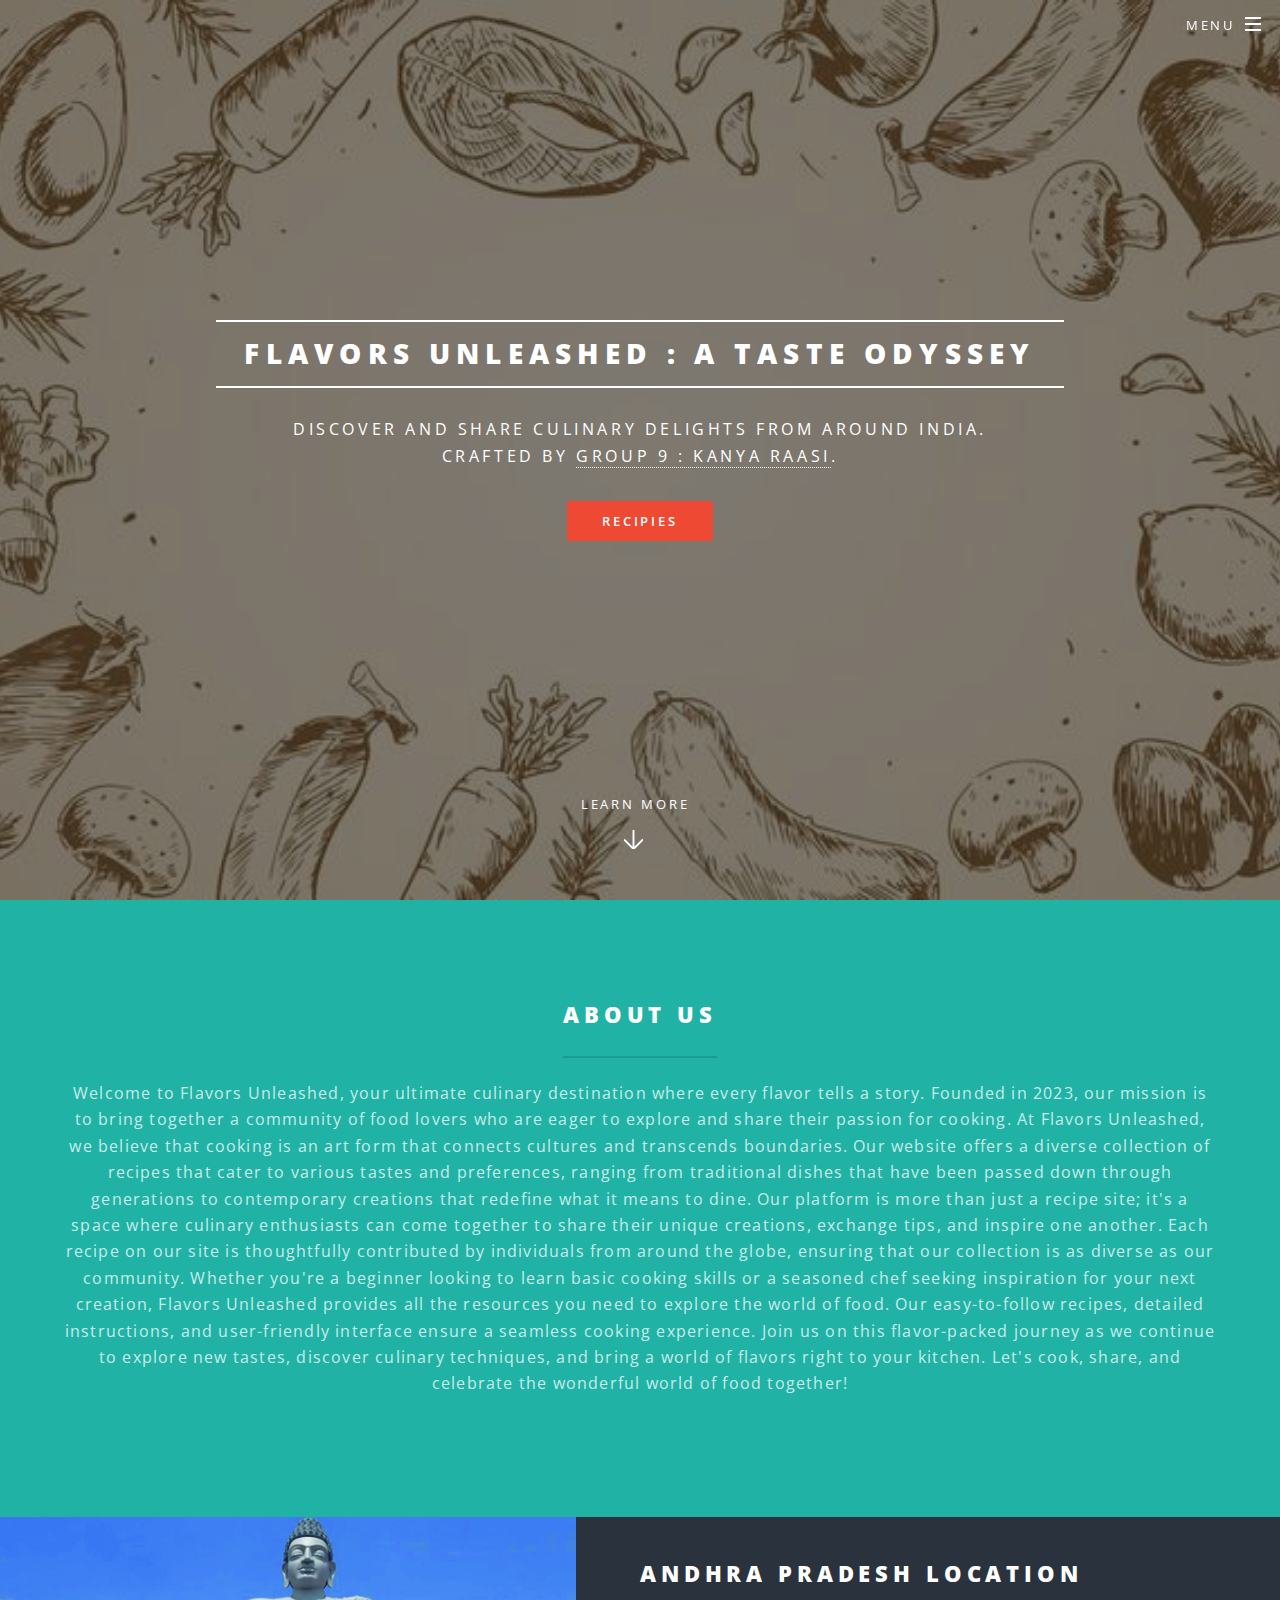
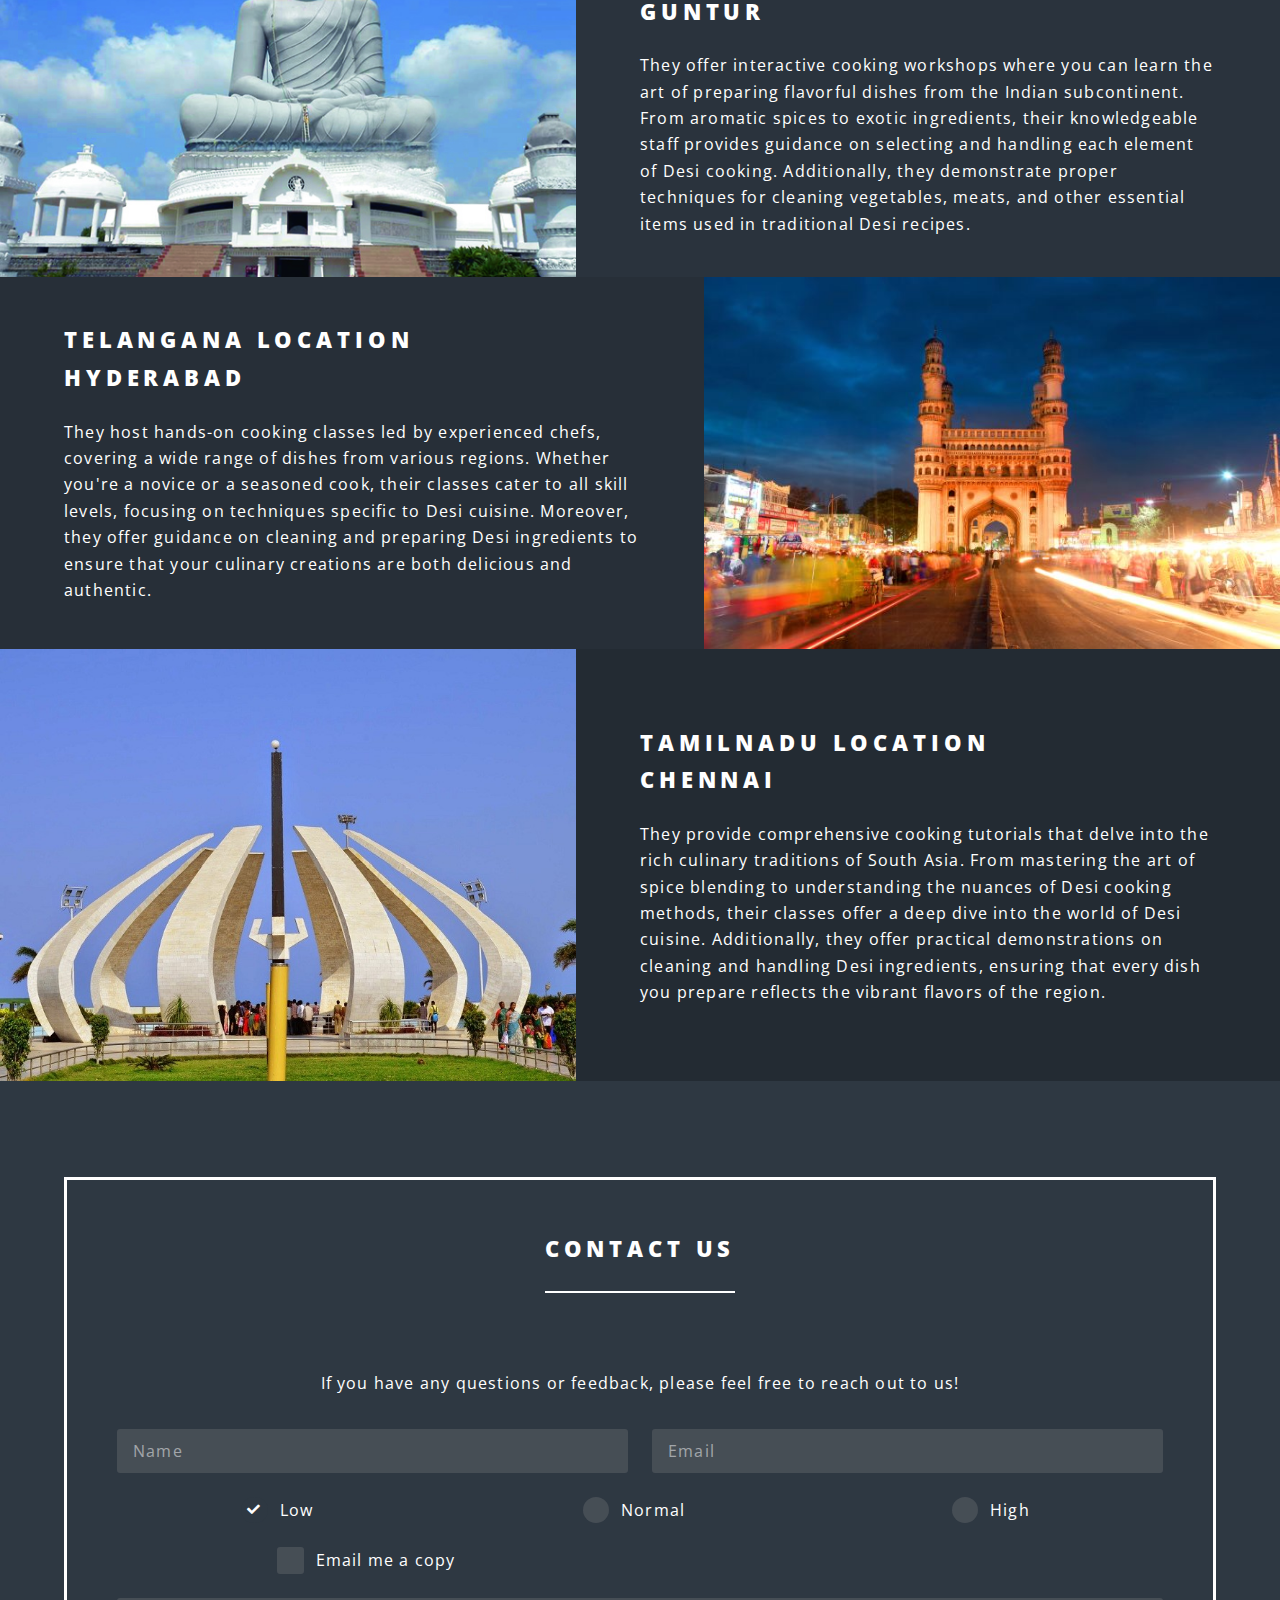
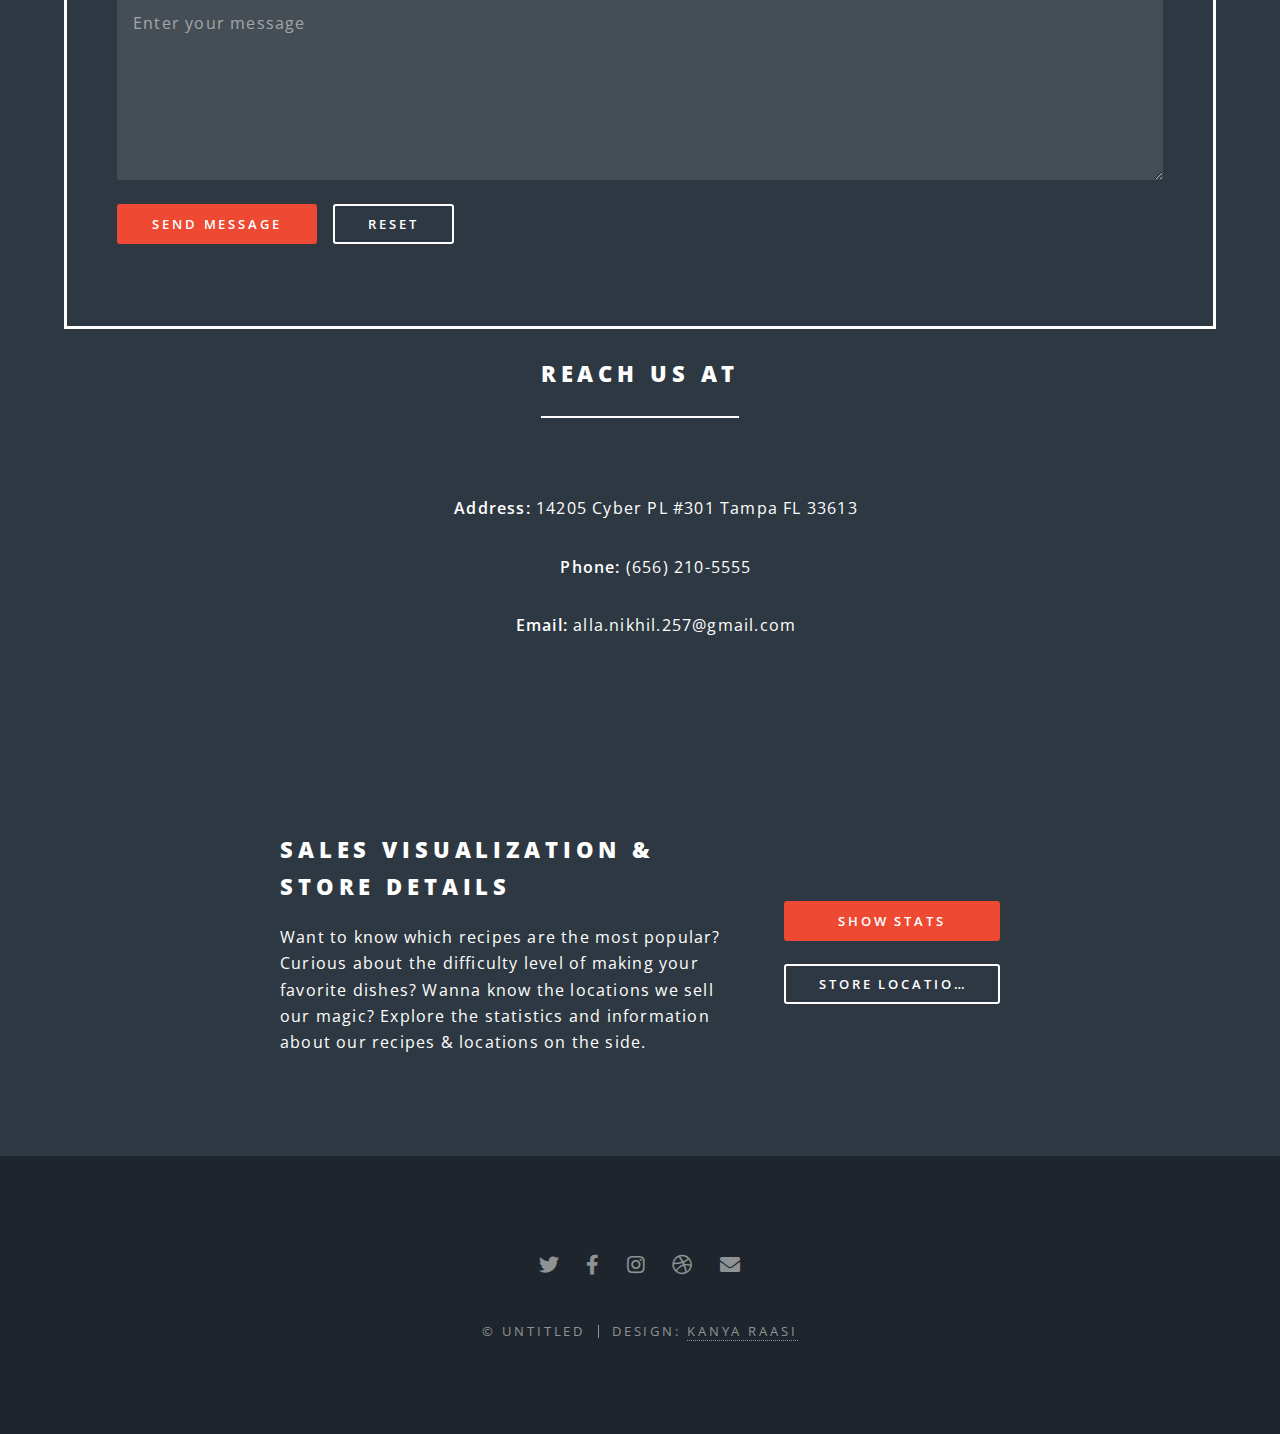
<file: index.html>
<!DOCTYPE HTML>
<html>
	<head>
		<title>Recipies App</title>
		<meta charset="utf-8" />
		<meta name="viewport" content="width=device-width, initial-scale=1, user-scalable=no" />
		<link rel="stylesheet" href="assets/css/main.css" />
		<noscript><link rel="stylesheet" href="assets/css/noscript.css" /></noscript>
	</head>
	<body class="landing is-preload">

		<!-- Page Wrapper -->
			<div id="page-wrapper">

				<!-- Header -->
					<header id="header" class="alt">
						<h1><a href="index.html">Flavors Unleashed</a></h1>
						<nav id="nav">
							<ul>
								<li class="special">
									<a href="#menu" class="menuToggle"><span>Menu</span></a>
									<div id="menu">
										<ul>
											<li><a href="index.html">Home</a></li>
											<li><a href="importance.html">Importance</a></li>
											<!--<li><a href="elements.html">Elements</a></li>-->
											<li><a href="Health_Main.html">Health</a></li>
											<li><a href="SignUP.html">Sign Up</a></li>
											<li><a href="Login.html">Log In</a></li>
										</ul>
									</div>
								</li>
							</ul>
						</nav>
					</header>

				<!-- Banner -->
					<section id="banner">
						<div class="inner">
							<h2>Flavors Unleashed : A Taste Odyssey</h2>
							<p>Discover and share culinary delights from around INDIA.<br />
							crafted by <a href="AboutUS.html">Group 9 : Kanya Raasi</a>.</p>
							<ul class="actions special">
								<li><a href="Category.html" class="button primary">Recipies</a></li>
							</ul>
						</div>
						<a href="#one" class="more scrolly">Learn More</a>
					</section>

				<!-- One -->
					<section id="one" class="wrapper style1 special">
						<div class="inner">
							<header class="major">
								<h2>About US</h2>
								<p>Welcome to Flavors Unleashed, your ultimate culinary destination where every flavor tells a story. Founded in 2023, our mission is to bring together a community of food lovers who are eager to explore and share their passion for cooking.

									At Flavors Unleashed, we believe that cooking is an art form that connects cultures and transcends boundaries. Our website offers a diverse collection of recipes that cater to various tastes and preferences, ranging from traditional dishes that have been passed down through generations to contemporary creations that redefine what it means to dine.
									
									Our platform is more than just a recipe site; it's a space where culinary enthusiasts can come together to share their unique creations, exchange tips, and inspire one another. Each recipe on our site is thoughtfully contributed by individuals from around the globe, ensuring that our collection is as diverse as our community.
									
									Whether you're a beginner looking to learn basic cooking skills or a seasoned chef seeking inspiration for your next creation, Flavors Unleashed provides all the resources you need to explore the world of food. Our easy-to-follow recipes, detailed instructions, and user-friendly interface ensure a seamless cooking experience.
									
									Join us on this flavor-packed journey as we continue to explore new tastes, discover culinary techniques, and bring a world of flavors right to your kitchen. Let's cook, share, and celebrate the wonderful world of food together!</p>
							</header>
							<!--<ul class="icons major">
								<li><span class="icon fa-gem major style1"><span class="label">Lorem</span></span></li>
								<li><span class="icon fa-heart major style2"><span class="label">Ipsum</span></span></li>
								<li><span class="icon solid fa-code major style3"><span class="label">Dolor</span></span></li>
							</ul>-->
						</div>
					</section>

				<!-- Two -->
					<section id="two" class="wrapper alt style2">
						<section class="spotlight">
							<div class="image"><img src="images/GNTR.jpg" alt="" /></div><div class="content">
								<h2>Andhra Pradesh Location<br />
								Guntur</h2>
								<p>They offer interactive cooking workshops where you can learn the art of preparing flavorful dishes from the Indian subcontinent. From aromatic spices to exotic ingredients, their knowledgeable staff provides guidance on selecting and handling each element of Desi cooking. Additionally, they demonstrate proper techniques for cleaning vegetables, meats, and other essential items used in traditional Desi recipes.</p>
							</div>
						</section>
						<section class="spotlight">
							<div class="image"><img src="images/Hyd.jfif" alt="" /></div><div class="content">
								<h2>Telangana Location<br />
								Hyderabad</h2>
								<p>They host hands-on cooking classes led by experienced chefs, covering a wide range of dishes from various regions. Whether you're a novice or a seasoned cook, their classes cater to all skill levels, focusing on techniques specific to Desi cuisine. Moreover, they offer guidance on cleaning and preparing Desi ingredients to ensure that your culinary creations are both delicious and authentic.</p>
							</div>
						</section>
						<section class="spotlight">
							<div class="image"><img src="images/Chennai.jpg" alt="" /></div><div class="content">
								<h2>TamilNadu Location<br />
								Chennai</h2>
								<p>They provide comprehensive cooking tutorials that delve into the rich culinary traditions of South Asia. From mastering the art of spice blending to understanding the nuances of Desi cooking methods, their classes offer a deep dive into the world of Desi cuisine. Additionally, they offer practical demonstrations on cleaning and handling Desi ingredients, ensuring that every dish you prepare reflects the vibrant flavors of the region.</p>
							</div>
						</section>
					</section>

				<!-- Three -->
					<!--<section id="three" class="wrapper style3 special">
						<div class="inner">
							<header class="major">
								<h2>Accumsan mus tortor nunc aliquet</h2>
								<p>Aliquam ut ex ut augue consectetur interdum. Donec amet imperdiet eleifend<br />
								fringilla tincidunt. Nullam dui leo Aenean mi ligula, rhoncus ullamcorper.</p>
							</header>
							<ul class="features">
								<li class="icon fa-paper-plane">
									<h3>Arcu accumsan</h3>
									<p>Augue consectetur sed interdum imperdiet et ipsum. Mauris lorem tincidunt nullam amet leo Aenean ligula consequat consequat.</p>
								</li>
								<li class="icon solid fa-laptop">
									<h3>Ac Augue Eget</h3>
									<p>Augue consectetur sed interdum imperdiet et ipsum. Mauris lorem tincidunt nullam amet leo Aenean ligula consequat consequat.</p>
								</li>
								<li class="icon solid fa-code">
									<h3>Mus Scelerisque</h3>
									<p>Augue consectetur sed interdum imperdiet et ipsum. Mauris lorem tincidunt nullam amet leo Aenean ligula consequat consequat.</p>
								</li>
								<li class="icon solid fa-headphones-alt">
									<h3>Mauris Imperdiet</h3>
									<p>Augue consectetur sed interdum imperdiet et ipsum. Mauris lorem tincidunt nullam amet leo Aenean ligula consequat consequat.</p>
								</li>
								<li class="icon fa-heart">
									<h3>Aenean Primis</h3>
									<p>Augue consectetur sed interdum imperdiet et ipsum. Mauris lorem tincidunt nullam amet leo Aenean ligula consequat consequat.</p>
								</li>
								<li class="icon fa-flag">
									<h3>Tortor Ut</h3>
									<p>Augue consectetur sed interdum imperdiet et ipsum. Mauris lorem tincidunt nullam amet leo Aenean ligula consequat consequat.</p>
								</li>
							</ul>
						</div>
					</section>-->

				<!-- Contact Us Section -->
<section id="contact" class="wrapper style2 special">
    <div class="inner">
        <div class="grid-style">

			<div style=" border: white; border-style:solid;">
				<section style="padding: 50px;">
					<header class="major">
                        <h2>Contact Us</h2>
                    </header>
					<p>If you have any questions or feedback, please feel free to reach out to us!</p>
					<form method="post" action="#">
						<div class="row gtr-uniform">
							<div class="col-6 col-12-xsmall">
								<input type="text" name="demo-name" id="demo-name" value="" placeholder="Name" />
							</div>
							<div class="col-6 col-12-xsmall">
								<input type="email" name="demo-email" id="demo-email" value="" placeholder="Email" />
							</div>
							
							<div class="col-4 col-12-small">
								<input type="radio" id="demo-priority-low" name="demo-priority" checked>
								<label for="demo-priority-low">Low</label>
							</div>
							<div class="col-4 col-12-small">
								<input type="radio" id="demo-priority-normal" name="demo-priority">
								<label for="demo-priority-normal">Normal</label>
							</div>
							<div class="col-4 col-12-small">
								<input type="radio" id="demo-priority-high" name="demo-priority">
								<label for="demo-priority-high">High</label>
							</div>
							<div class="col-6 col-12-small">
								<input type="checkbox" id="demo-copy" name="demo-copy">
								<label for="demo-copy">Email me a copy</label>
							</div>
							<div class="col-12">
								<textarea name="demo-message" id="demo-message" placeholder="Enter your message" rows="6"></textarea>
							</div>
							<div class="col-12" style="align-items: center;">
								<ul class="actions">
									<li><input type="submit" value="Send Message" class="primary" /></li>
									<li><input type="reset" value="Reset" /></li>
								</ul>
							</div>
						</div>
					</form>
				</section>
				
			</div>	
		</br>				

            <!-- Contact Information -->
            <div>
                <section>
                    <header class="major">
                        <h2>Reach Us At</h2>
                    </header>
                    <ul class="contact-info">
                        <ul><strong>Address:</strong> 14205 Cyber PL #301 Tampa FL 33613</ul>
                        <ul><strong>Phone:</strong> (656) 210-5555</ul>
                        <ul><strong>Email:</strong> alla.nikhil.257@gmail.com</ul>
                    </ul>
                    <!--<ul class="icons">
                        <li><a href="#" class="icon brands fa-twitter"><span class="label">Twitter</span></a></li>
                        <li><a href="#" class="icon brands fa-facebook-f"><span class="label">Facebook</span></a></li>
                        <li><a href="#" class="icon brands fa-instagram"><span class="label">Instagram</span></a></li>
                    </ul>-->
                </section>
            </div>

        </div>
    </div>
</section>



				<!-- CTA -->
					<section id="cta" class="wrapper style4">
						<div class="inner">
							<header>
								<h2>Sales Visualization & Store Details</h2>
								<p>Want to know which recipes are the most popular? Curious about the difficulty level of making your favorite dishes? Wanna know the locations we sell our magic? Explore the statistics and information about our recipes & locations on the side.</p>
							</header>
							<ul class="actions stacked" style="padding-top: 70px;">
								<li><a href="Visualizations.html" class="button fit primary">Show Stats</a></li>
								<li><a href="Store.html" class="button fit">Store Locations</a></li>
							</ul>
						</div>
					</section>

				<!-- Footer -->
					<footer id="footer">
						<ul class="icons">
							<li><a href="#" class="icon brands fa-twitter"><span class="label">Twitter</span></a></li>
							<li><a href="#" class="icon brands fa-facebook-f"><span class="label">Facebook</span></a></li>
							<li><a href="#" class="icon brands fa-instagram"><span class="label">Instagram</span></a></li>
							<li><a href="#" class="icon brands fa-dribbble"><span class="label">Dribbble</span></a></li>
							<li><a href="#" class="icon solid fa-envelope"><span class="label">Email</span></a></li>
						</ul>
						<ul class="copyright">
							<li>&copy; Untitled</li><li>Design: <a href="">Kanya Raasi</a></li>
						</ul>
					</footer>

			</div>

		<!-- Scripts -->
			<script src="assets/js/jquery.min.js"></script>
			<script src="assets/js/jquery.scrollex.min.js"></script>
			<script src="assets/js/jquery.scrolly.min.js"></script>
			<script src="assets/js/browser.min.js"></script>
			<script src="assets/js/breakpoints.min.js"></script>
			<script src="assets/js/util.js"></script>
			<script src="assets/js/main.js"></script>

	</body>
</html>
</file>
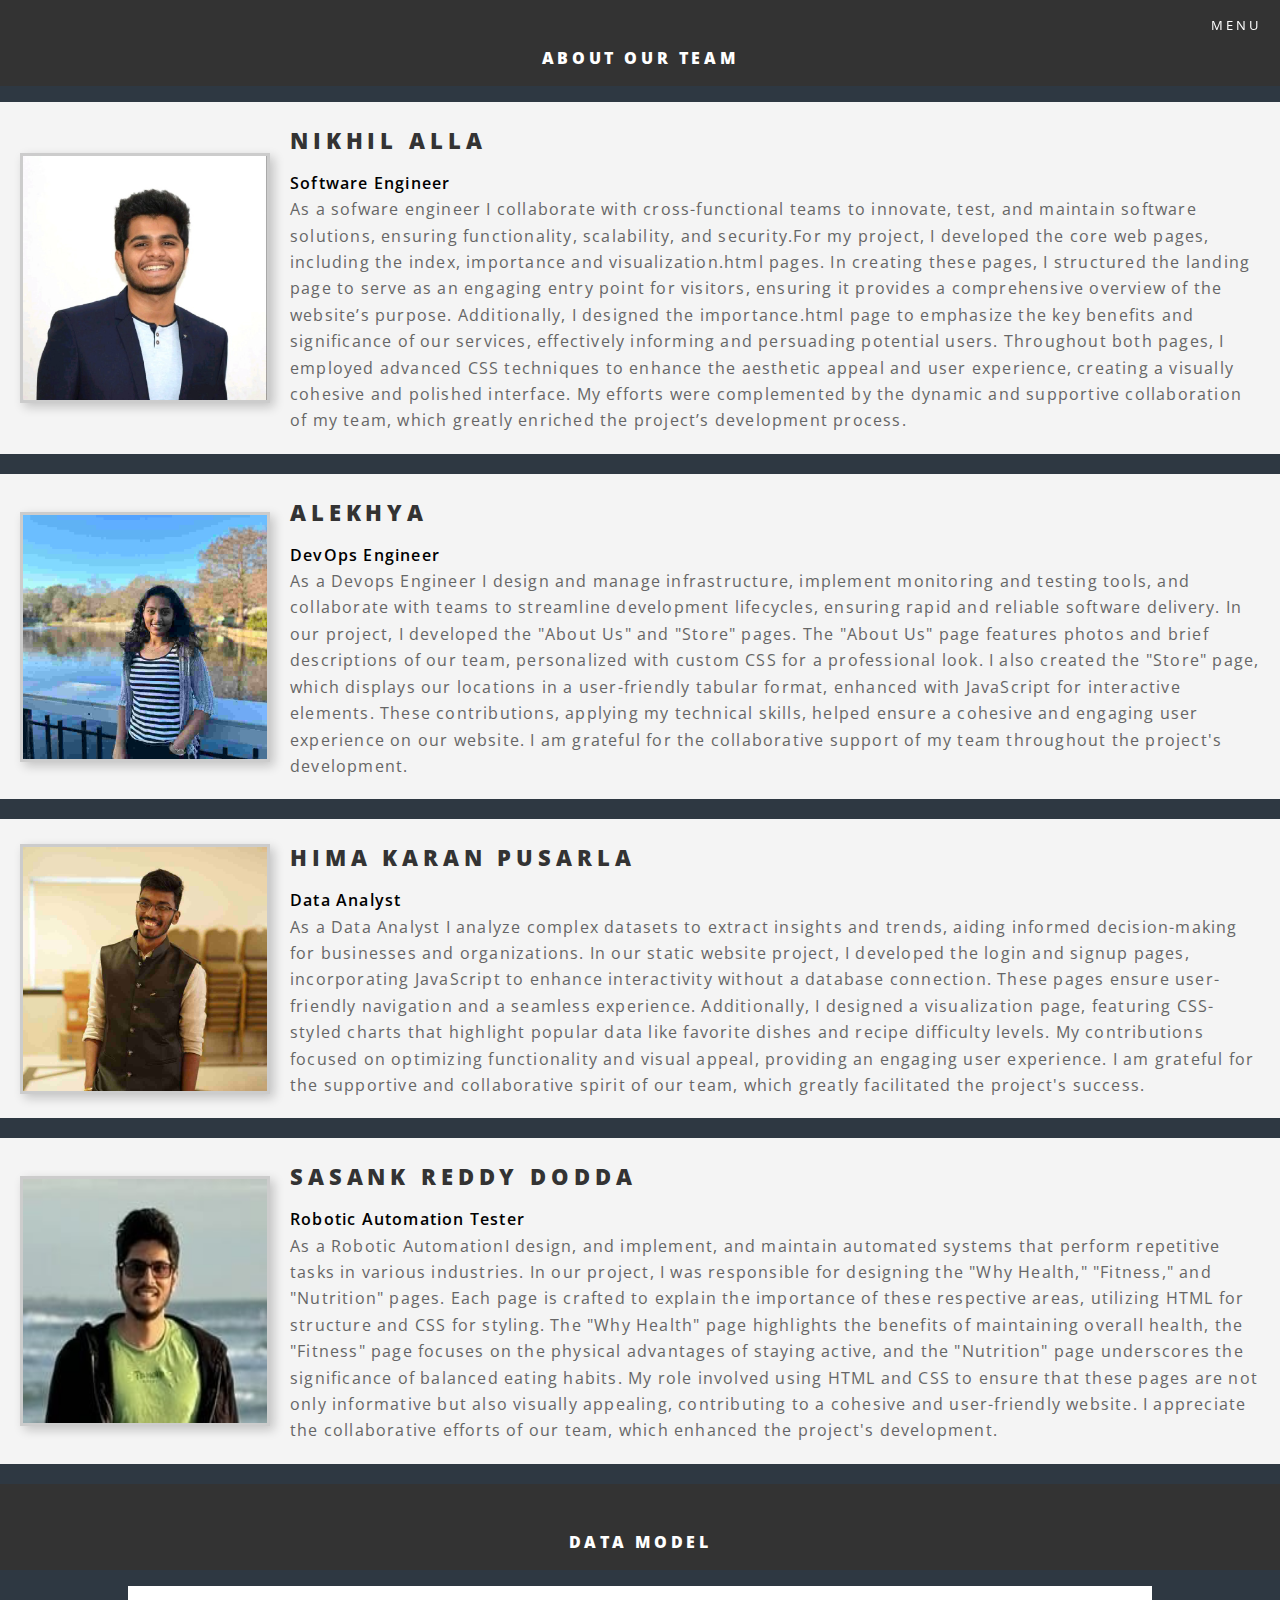
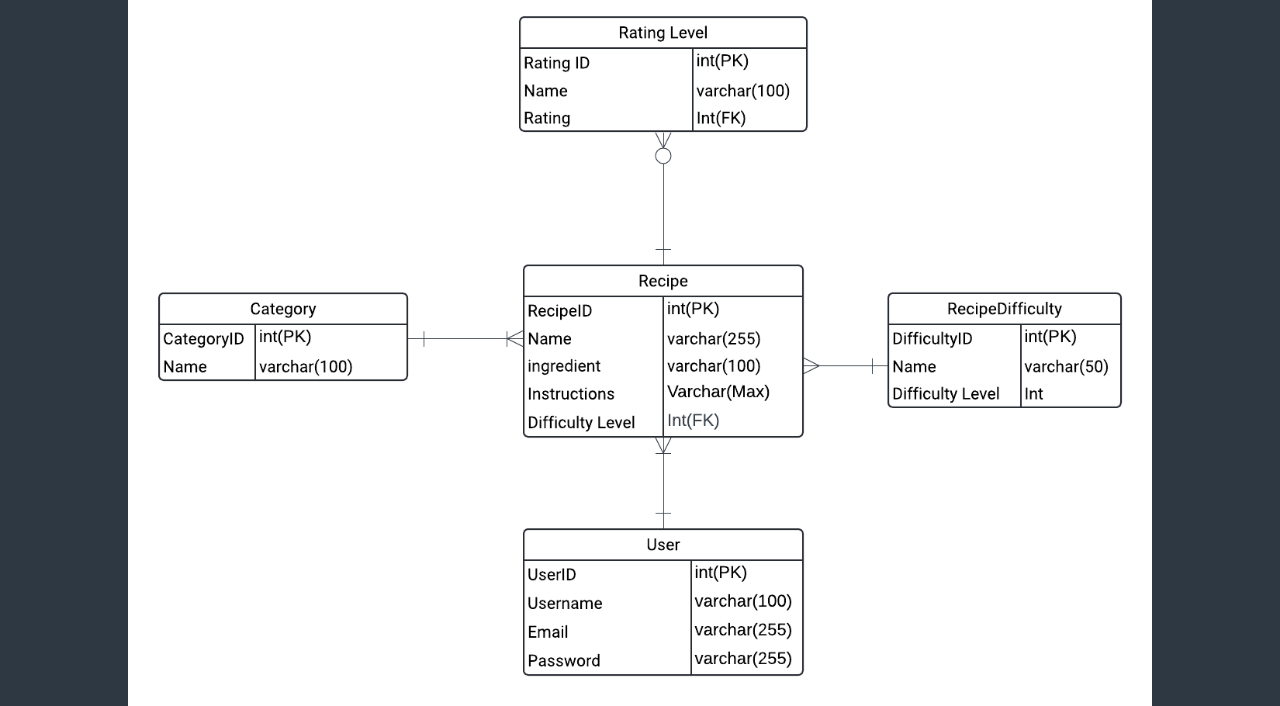
<file: AboutUS.html>
<!DOCTYPE html>
<html lang="en">
<head>
    <meta charset="UTF-8">
    <meta name="viewport" content="width=device-width, initial-scale=1.0">
    <title>About Us</title>
    <link rel="stylesheet" href="assets/css/main.css">
    <link rel="stylesheet" href="assets/css/aboutus.css">
</head>
<body>
    <!-- Header -->
    <header id="header" class="alt">
        <h1><a href="index.html">Flavors Unleashed</a></h1>
        <nav id="nav">
            <ul>
                <li class="special">
                    <a href="index.html"><span>Menu</span></a>
                </li>
            </ul>
        </nav>
    </header>
    <div class="AboutHeader">
        <h1>About Our Team</h1>
    </div>
    <main>
        <section class="team-member">
            <img src="images/Nikhil pic.jpeg" alt="Member 1">
            <div class="member-info">
                <h2>Nikhil Alla</h2>
                <p><b style="color: black;">Software Engineer</b></p>
                <p>As a sofware engineer I collaborate with cross-functional teams to innovate, test, and maintain software solutions, ensuring functionality, scalability, and security.For my project, I developed the core web pages, including the index, importance and visualization.html pages. In creating these pages, I structured the landing page to serve as an engaging entry point for visitors, ensuring it provides a comprehensive overview of the website’s purpose. Additionally, I designed the importance.html page to emphasize the key benefits and significance of our services, effectively informing and persuading potential users. Throughout both pages, I employed advanced CSS techniques to enhance the aesthetic appeal and user experience, creating a visually cohesive and polished interface. My efforts were complemented by the dynamic and supportive collaboration of my team, which greatly enriched the project’s development process.</p>
            </div>
        </section>
        <section class="team-member">
            <img src="images/Alekhya_Professional.jpg" alt="Member 2">
            <div class="member-info">
                <h2>Alekhya</h2>
                <p><b style="color: black;">DevOps Engineer</b></p>
                <p>As a Devops Engineer I  design and manage infrastructure, implement monitoring and testing tools, and collaborate with teams to streamline development lifecycles, ensuring rapid and reliable software delivery. In our project, I developed the "About Us" and "Store" pages. The "About Us" page features photos and brief descriptions of our team, personalized with custom CSS for a professional look. I also created the "Store" page, which displays our locations in a user-friendly tabular format, enhanced with JavaScript for interactive elements. These contributions, applying my technical skills, helped ensure a cohesive and engaging user experience on our website. I am grateful for the collaborative support of my team throughout the project's development.</p>
            </div>
        </section>
        <section class="team-member">
            <img src="images/Karan_Professional.jpg" alt="Member 3">
            <div class="member-info">
                <h2>Hima Karan Pusarla</h2>
                <p><b style="color: black;">Data Analyst</b></p>
                <p>As a Data Analyst I analyze complex datasets to extract insights and trends, aiding informed decision-making for businesses and organizations. In our static website project, I developed the login and signup pages, incorporating JavaScript to enhance interactivity without a database connection. These pages ensure user-friendly navigation and a seamless experience. Additionally, I designed a visualization page, featuring CSS-styled charts that highlight popular data like favorite dishes and recipe difficulty levels. My contributions focused on optimizing functionality and visual appeal, providing an engaging user experience. I am grateful for the supportive and collaborative spirit of our team, which greatly facilitated the project's success.</p>
            </div>
        </section>
        <section class="team-member">
            <img src="images/Reddy.jpeg" alt="Member 4">
            <div class="member-info">
                <h2>Sasank Reddy Dodda</h2>
                <p><b style="color: black;">Robotic Automation Tester</b></p>
                <p>As a Robotic AutomationI design, and implement, and maintain automated systems that perform repetitive tasks in various industries. In our project, I was responsible for designing the "Why Health," "Fitness," and "Nutrition" pages. Each page is crafted to explain the importance of these respective areas, utilizing HTML for structure and CSS for styling. The "Why Health" page highlights the benefits of maintaining overall health, the "Fitness" page focuses on the physical advantages of staying active, and the "Nutrition" page underscores the significance of balanced eating habits. My role involved using HTML and CSS to ensure that these pages are not only informative but also visually appealing, contributing to a cohesive and user-friendly website. I appreciate the collaborative efforts of our team, which enhanced the project's development.</p>
            </div>
        </section>
        <div class="AboutHeader">
            <h1>Data Model</h1>
        </div>
        <section class="data-model">
            <img src="images/Updated_Data_Model.png" alt="Data Model Diagram" style="display: block; margin: auto; width: 80%; height: auto;">
        </section>
    </main>
</body>
</html>
</file>
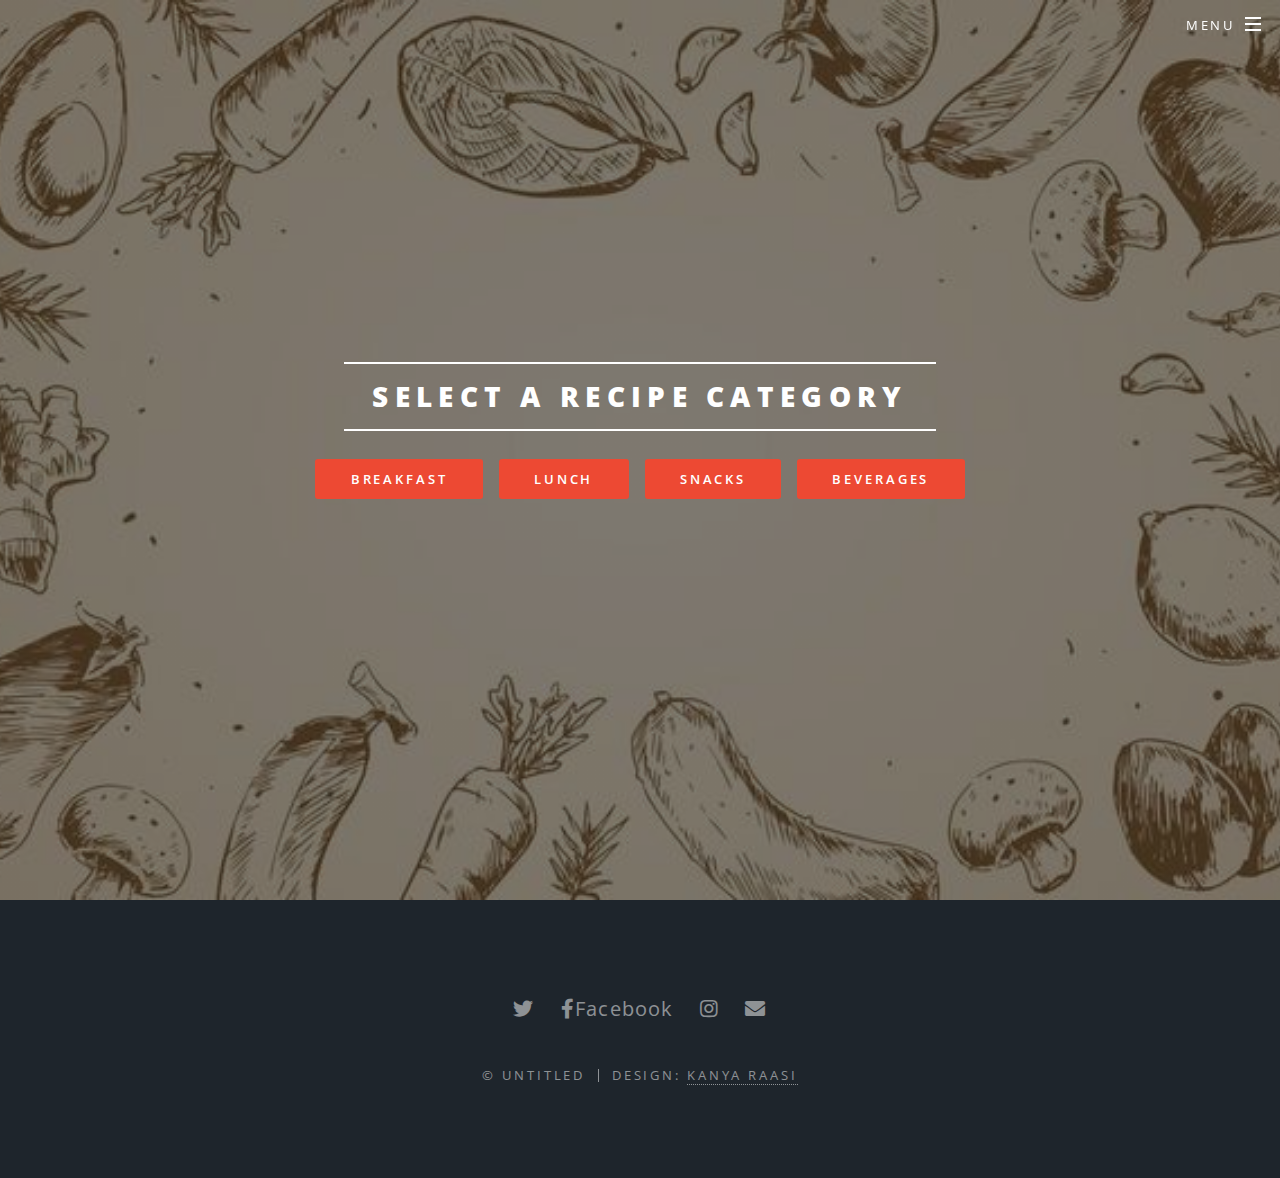
<file: Category.html>
<!DOCTYPE HTML>
<html>
<head>
    <title>Recipes Categories - Flavors Unleashed</title>
    <meta charset="utf-8" />
    <meta name="viewport" content="width=device-width, initial-scale=1, user-scalable=no" />
    <link rel="stylesheet" href="assets/css/main.css" />
</head>
<body class="landing is-preload">

<div id="page-wrapper">
    <!-- Header -->
    <header id="header" class="alt">
        <h1><a href="index.html">Flavors Unleashed</a></h1>
        <nav id="nav">
            <ul>
                <li class="special">
                    <a href="#menu" class="menuToggle"><span>Menu</span></a>
                    <div id="menu">
                        <ul>
                            <li><a href="index.html">Home</a></li>
                        </ul>
                    </div>
                </li>
            </ul>
        </nav>
    </header>

    <!-- Main Content -->
    <section id="banner">
        <div class="inner">
            <h2>Select a Recipe Category</h2>
            <ul class="actions special">
                <li><a href="html5up-parallelism/Breakfast.html" class="button primary">Breakfast</a></li>
                <li><a href="html5up-parallelism/Lunch.html" class="button primary">Lunch</a></li>
                <li><a href="html5up-parallelism/Snacks.html" class="button primary">Snacks</a></li>
                <li><a href="html5up-parallelism/Beverages.html" class="button primary">Beverages</a></li>
            </ul>
        </div>
    </section>

    <!-- Footer -->
    <footer id="footer">
        <ul class="icons">
            <li><a href="#" class="icon brands fa-twitter"><span class="label">Twitter</span></a></li>
            <li><a href="#" class="icon brands fa-facebook-f"><span the="label">Facebook</span></a></li>
            <li><a href="#" class="icon brands fa-instagram"><span class="label">Instagram</span></a></li>
            <li><a href="#" class="icon solid fa-envelope"><span class="label">Email</span></a></li>
        </ul>
        <ul class="copyright">
            <li>&copy; Untitled</li><li>Design: <a href="">Kanya Raasi</a></li>
        </ul>
    </footer>
</div>

<!-- Scripts -->
<script src="assets/js/jquery.min.js"></script>
<script src="assets/js/jquery.scrollex.min.js"></script>
<script src="assets/js/jquery.scrolly.min.js"></script>
<script src="assets/js/browser.min.js"></script>
<script src="assets/js/breakpoints.min.js"></script>
<script src="assets/js/util.js"></script>
<script src="assets/js/main.js"></script>
</body>
</html>
</file>
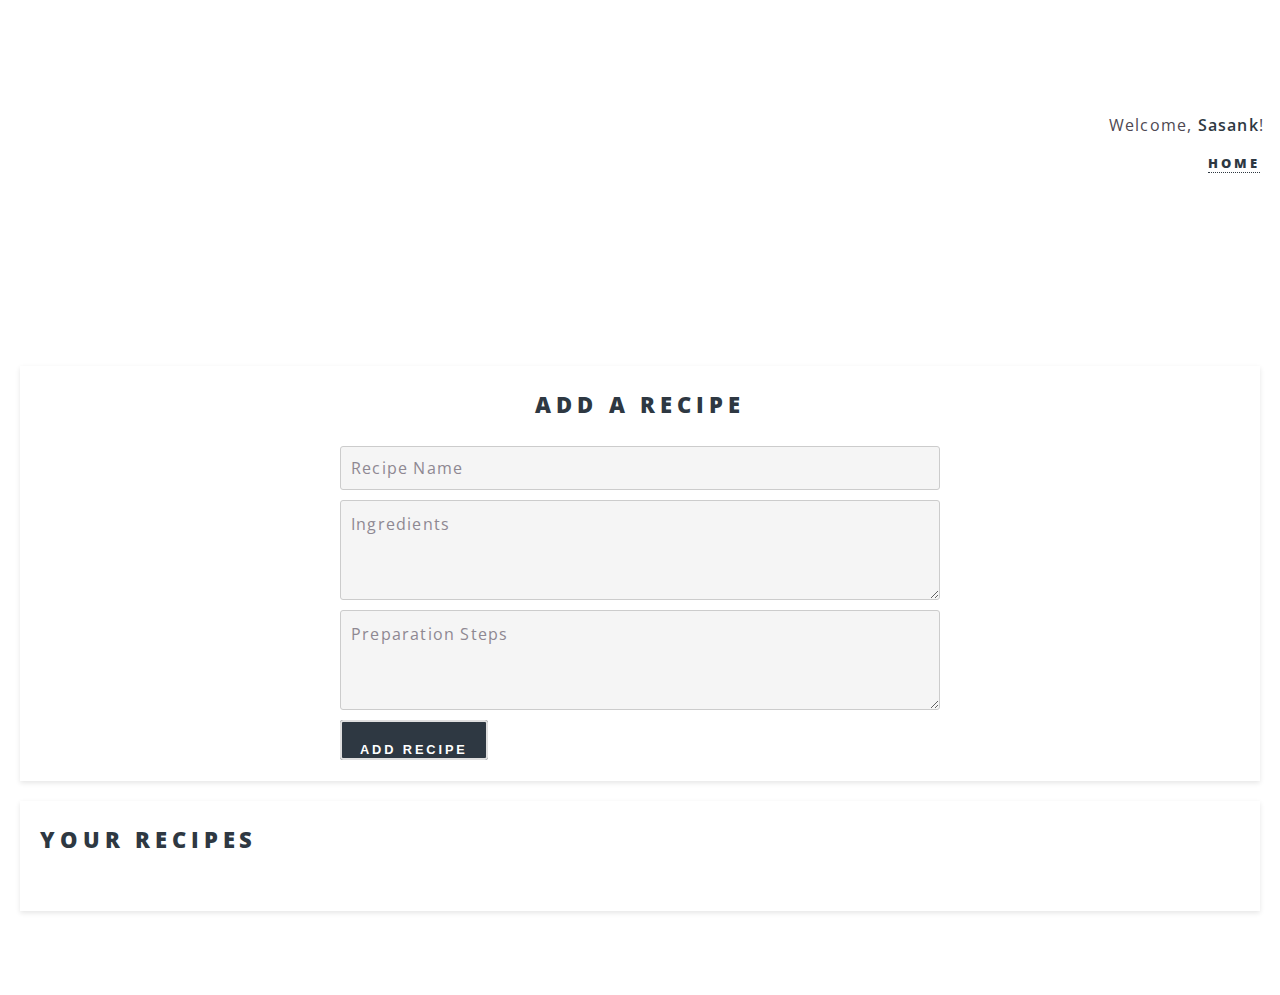
<file: Dashboard.html>
<!DOCTYPE html>
<html lang="en">
<head>
    <meta charset="UTF-8">
    <meta name="viewport" content="width=device-width, initial-scale=1.0">
    <title>User Dashboard</title>
    <link rel="stylesheet" href="assets/css/main.css">
    <link rel="stylesheet" href="assets/css/Dash.css">
    <script src="assets/js/Dash.js" defer></script>
</head>
<body class="landing">
    <header class="wrapper style5">
        <div class="align-right" style="padding: 1rem; text-align: right; color: #4E4852;">
            Welcome, <strong id="username">Sasank</strong>!
        </div>
        <h5 style="text-align: right; padding-right: 20px;"><a href="index.html">Home</a></h5>
    </header>
    <main class="wrapper style5">
        <section class="form-section" style="padding: 20px;">
            <h2 style="text-align: center;">Add a Recipe</h2>
            <form id="recipe-form" style="max-width: 600px; margin: auto;">
                <div class="form-group">
                    <input type="text" id="recipe-name" placeholder="Recipe Name" class="formerize-placeholder" required style="width: 100%; padding: 10px; margin-bottom: 10px;">
                </div>
                <div class="form-group">
                    <textarea id="ingredients" placeholder="Ingredients" class="formerize-placeholder" required style="width: 100%; height: 100px; padding: 10px; margin-bottom: 10px;"></textarea>
                </div>
                <div class="form-group">
                    <textarea id="steps" placeholder="Preparation Steps" class="formerize-placeholder" required style="width: 100%; height: 100px; padding: 10px; margin-bottom: 10px;"></textarea>
                </div>
                <button type="submit" style="background: #2E3842; color: white; padding: 10px 20px; border: none; cursor: pointer;">Add Recipe</button>
            </form>
        </section>
        <section class="recipes-section" style="padding: 20px;">
            <h2>Your Recipes</h2>
            <ul id="recipe-list" style="list-style: none; padding: 0;">
            </ul>
        </section>
    </main>
</body>
</html>
</file>
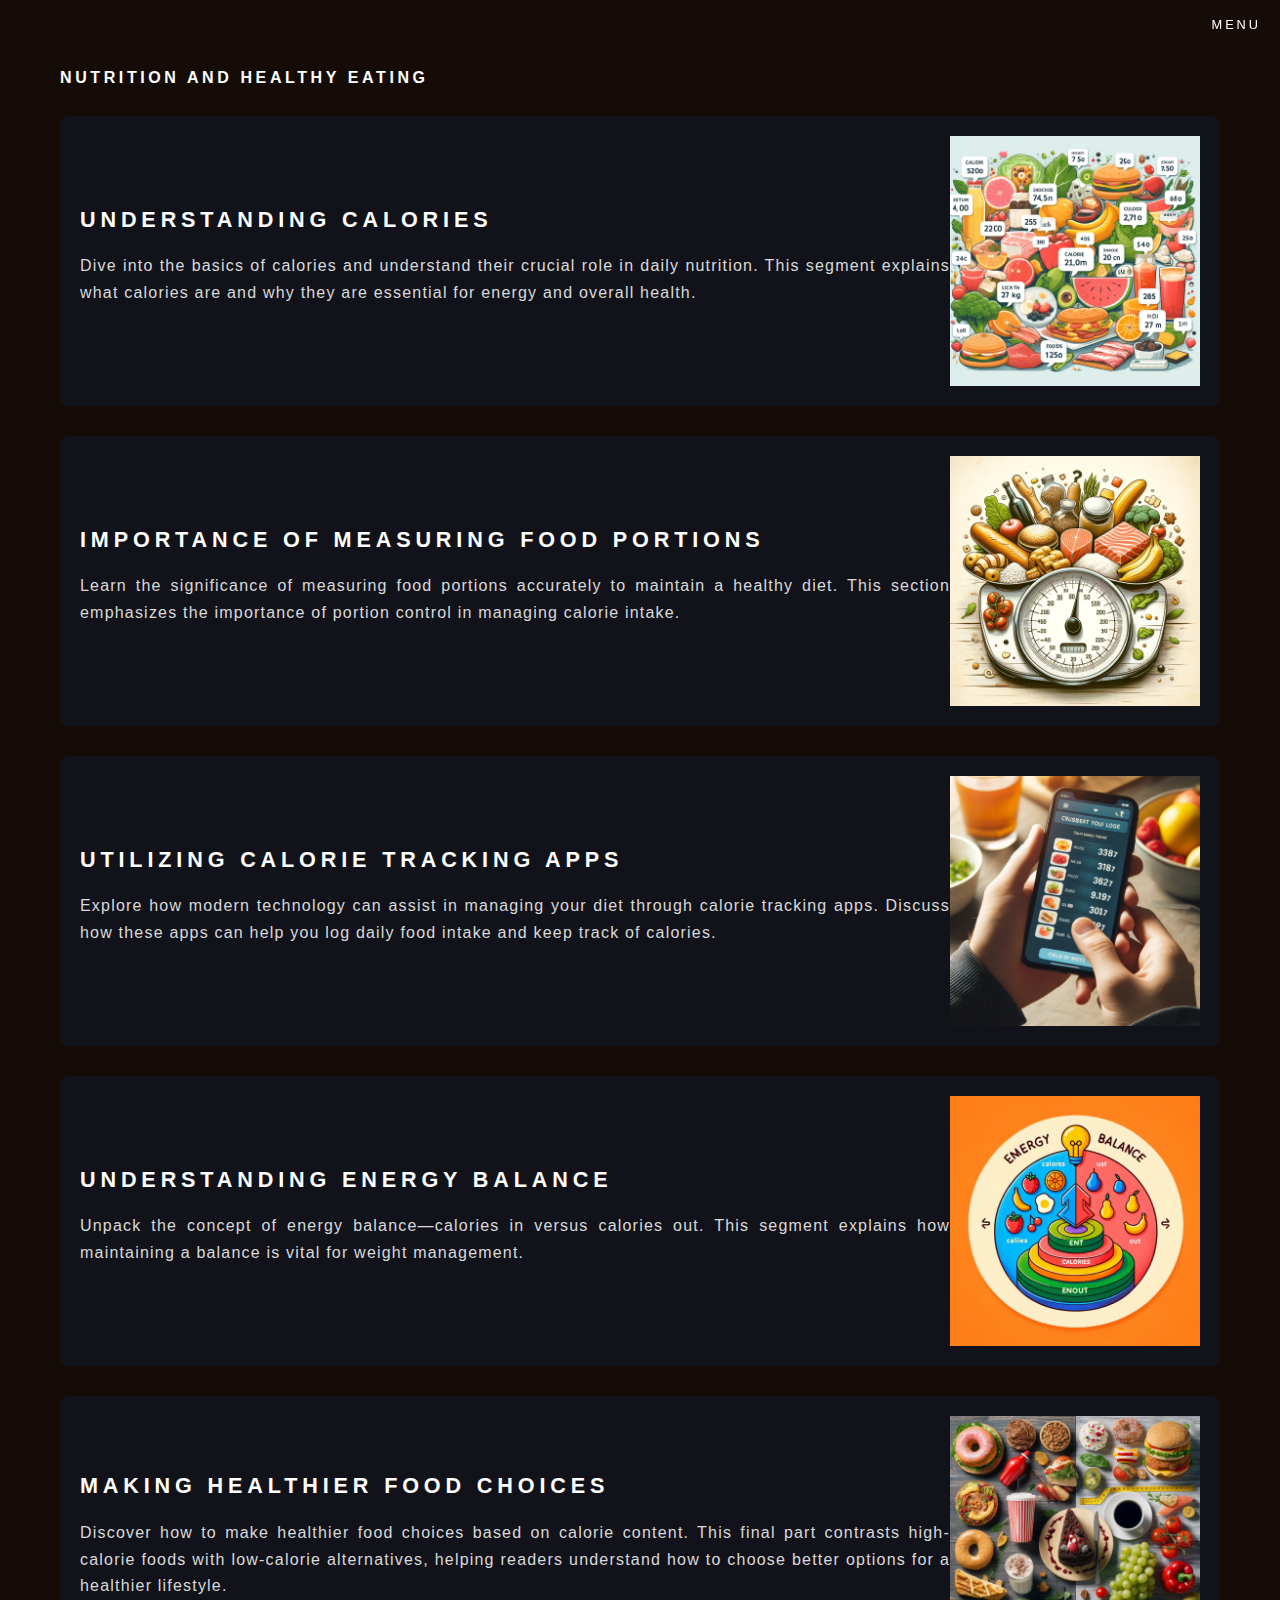
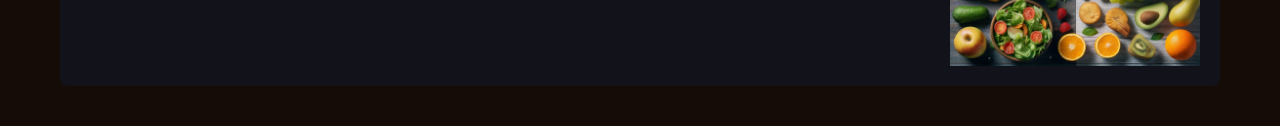
<file: Eat-Health.html>
<!DOCTYPE html>
<html lang="en">
<head>
    <meta charset="UTF-8">
    <meta name="viewport" content="width=device-width, initial-scale=1.0">
    <title>Nutrition and Healthy Eating</title>
    <link rel="stylesheet" href="assets/css/main.css">
    <noscript><link rel="stylesheet" href="assets/css/noscript.css" /></noscript>
    <style>
        body {
            font-family: 'Source Sans Pro', sans-serif;
            color: #fff;
            background-color: #150C07;
            padding: 20px;
        }

        .container {
            max-width: 1200px;
            margin: 0 auto;
            padding: 20px;
        }

        h1, h2, p {
            margin-bottom: 15px;
        }

        img {
            max-width: 100%;
            height: auto;
            width: 250px;
            height: 250px;
        }

        .section {
            margin-top: 30px;
            padding: 20px;
            border-radius: 8px;
            background-color: rgba(18, 21, 29, 0.85);
            overflow: hidden;
        }

        .section .text {
            text-align: justify;
            color: rgba(255, 255, 255, 0.85);
        }

        @media (min-width: 768px) {
            .section {
                display: flex;
                align-items: center;
                justify-content: space-between;
            }
            .section .text {
                flex: 1;
            }
        }
    </style>
</head>
<body>
    <div>
        <!-- Header -->
        <header id="header" class="alt">
            <h1><a href="index.html">Flavors Unleashed</a></h1>
            <nav id="nav">
                <ul>
                    <li class="special">
                        <a href="index.html"><span>Menu</span></a>
                    </li>
                </ul>
            </nav>
        </header>
    </div>
    <div style="padding-top: 50px;"  class="container">
        <h1>Nutrition and Healthy Eating</h1>

        <div class="section">
            <div class="text">
                <h2>Understanding Calories</h2>
                <p>Dive into the basics of calories and understand their crucial role in daily nutrition. This segment explains what calories are and why they are essential for energy and overall health.</p>
            </div>
            <img src="images/caloriecount.webp" alt="Infographic of various foods with their calorie counts">
        </div>

        <div class="section">
            <div class="text">
                <h2>Importance of Measuring Food Portions</h2>
                <p>Learn the significance of measuring food portions accurately to maintain a healthy diet. This section emphasizes the importance of portion control in managing calorie intake.</p>
            </div>
            <img src="images/portion.webp" alt="Different food portions on a kitchen scale">
        </div>

        <div class="section">
            <div class="text">
                <h2>Utilizing Calorie Tracking Apps</h2>
                <p>Explore how modern technology can assist in managing your diet through calorie tracking apps. Discuss how these apps can help you log daily food intake and keep track of calories.</p>
            </div>
            <img src="images/calorietracker.webp" alt="Person using a calorie tracking app on their smartphone">
        </div>

        <div class="section">
            <div class="text">
                <h2>Understanding Energy Balance</h2>
                <p>Unpack the concept of energy balance—calories in versus calories out. This segment explains how maintaining a balance is vital for weight management.</p>
            </div>
            <img src="images/balance.webp" alt="Diagram showing energy balance">
        </div>

        <div class="section">
            <div class="text">
                <h2>Making Healthier Food Choices</h2>
                <p>Discover how to make healthier food choices based on calorie content. This final part contrasts high-calorie foods with low-calorie alternatives, helping readers understand how to choose better options for a healthier lifestyle.</p>
            </div>
            <img src="images/healthyfood.webp" alt="High-calorie vs low-calorie food options">
        </div>

    </div>
</body>
</html>
</file>
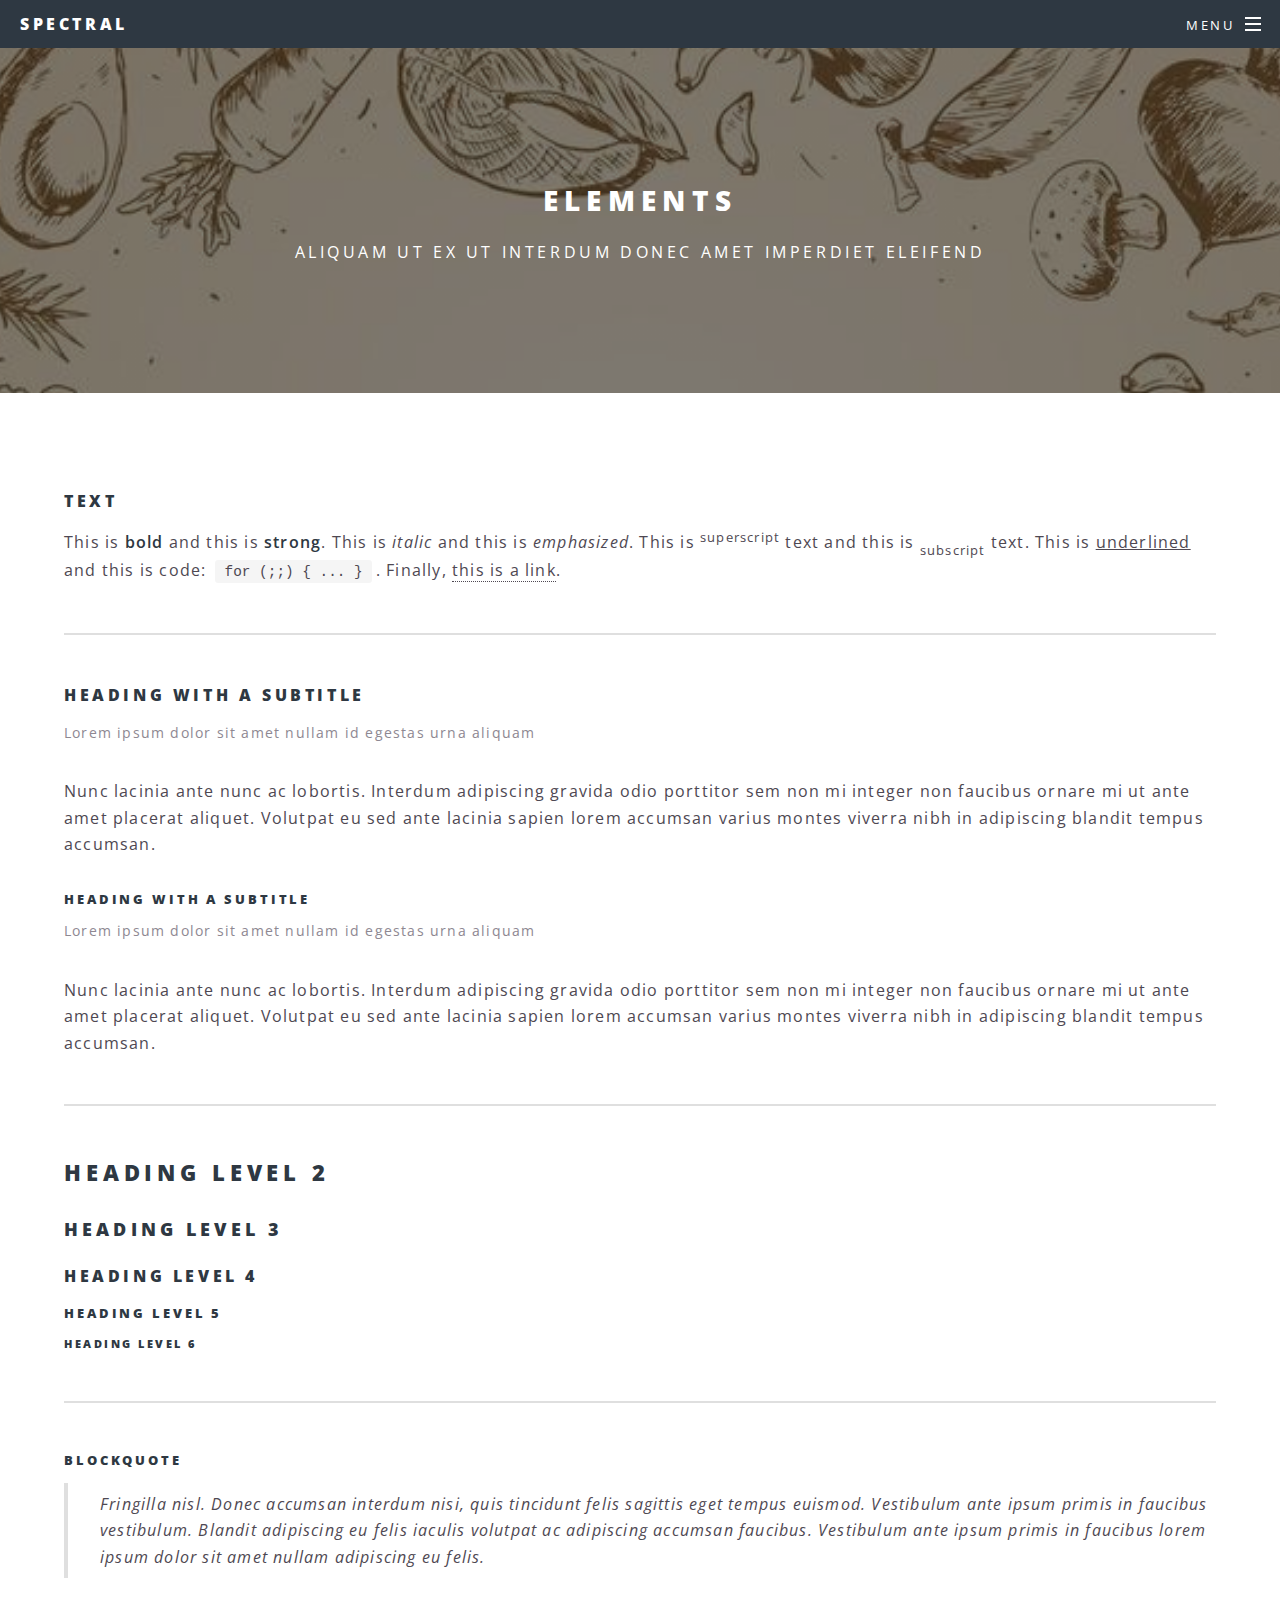
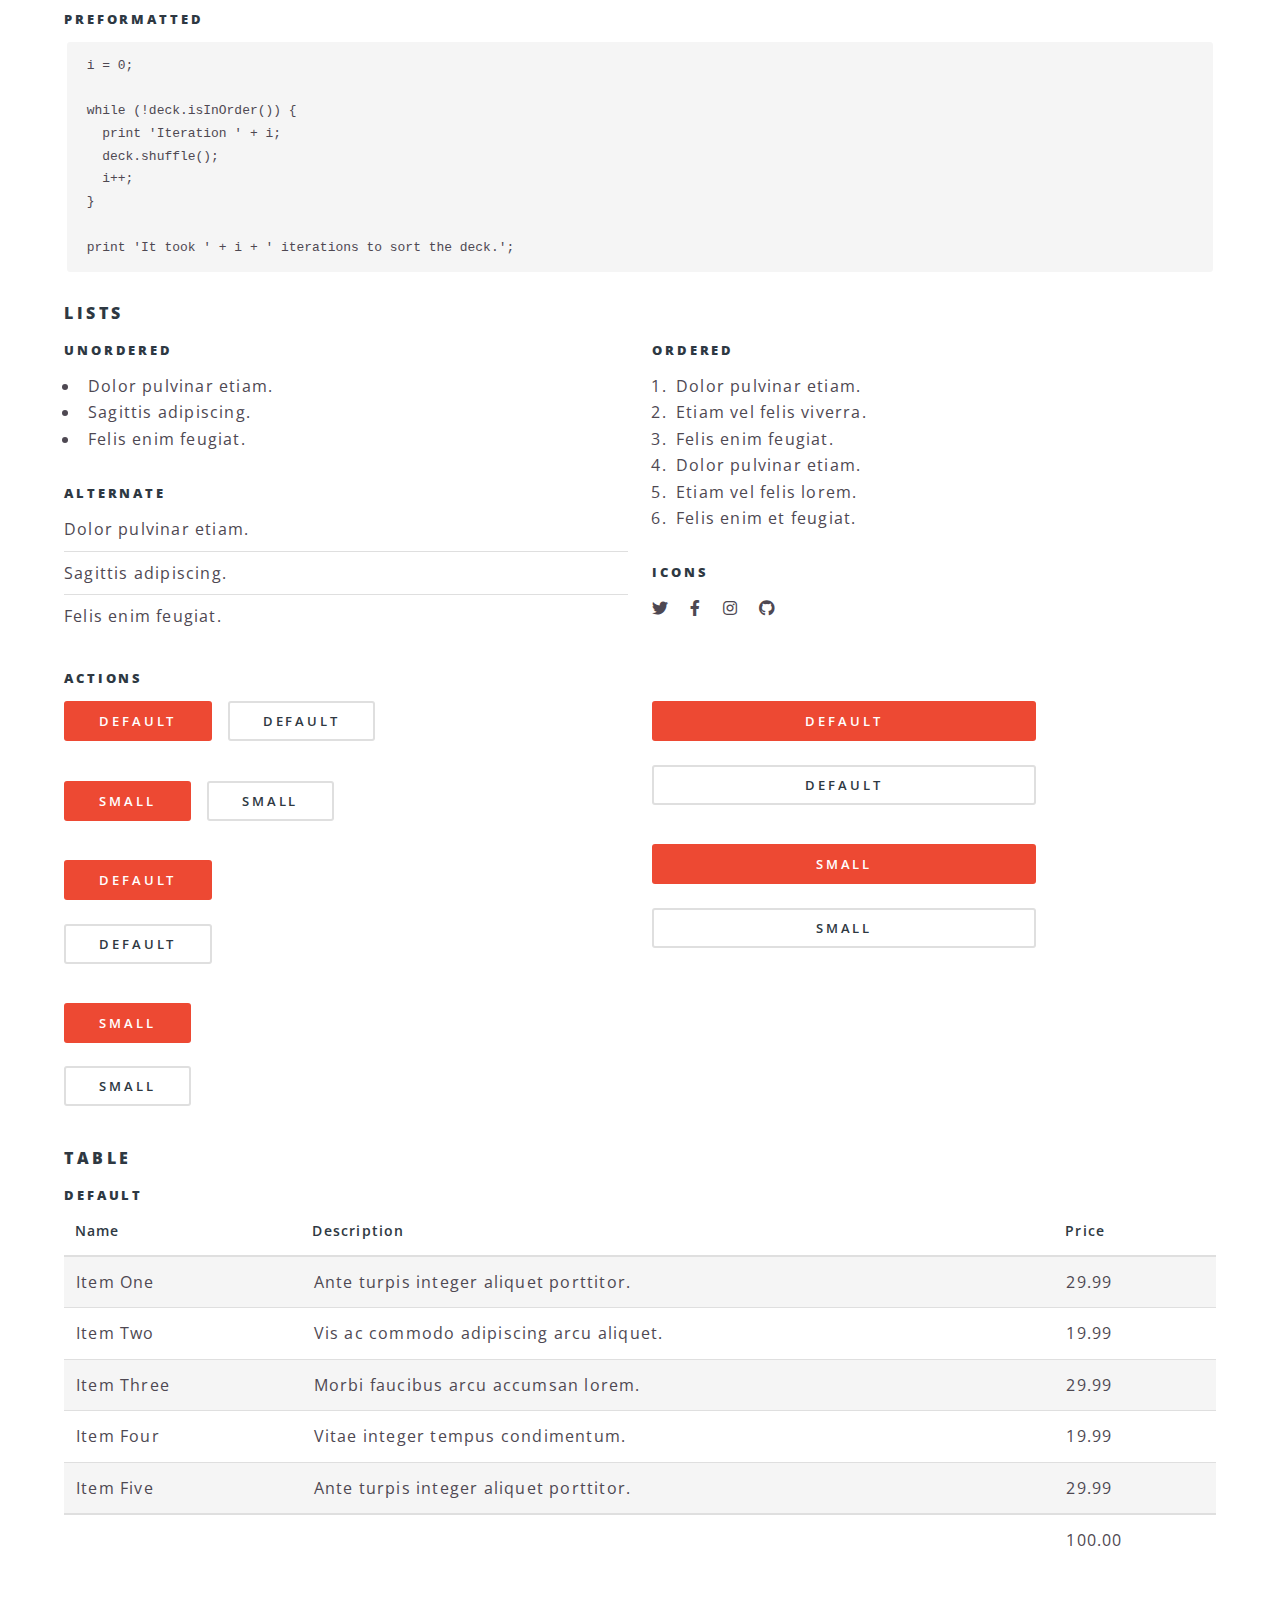
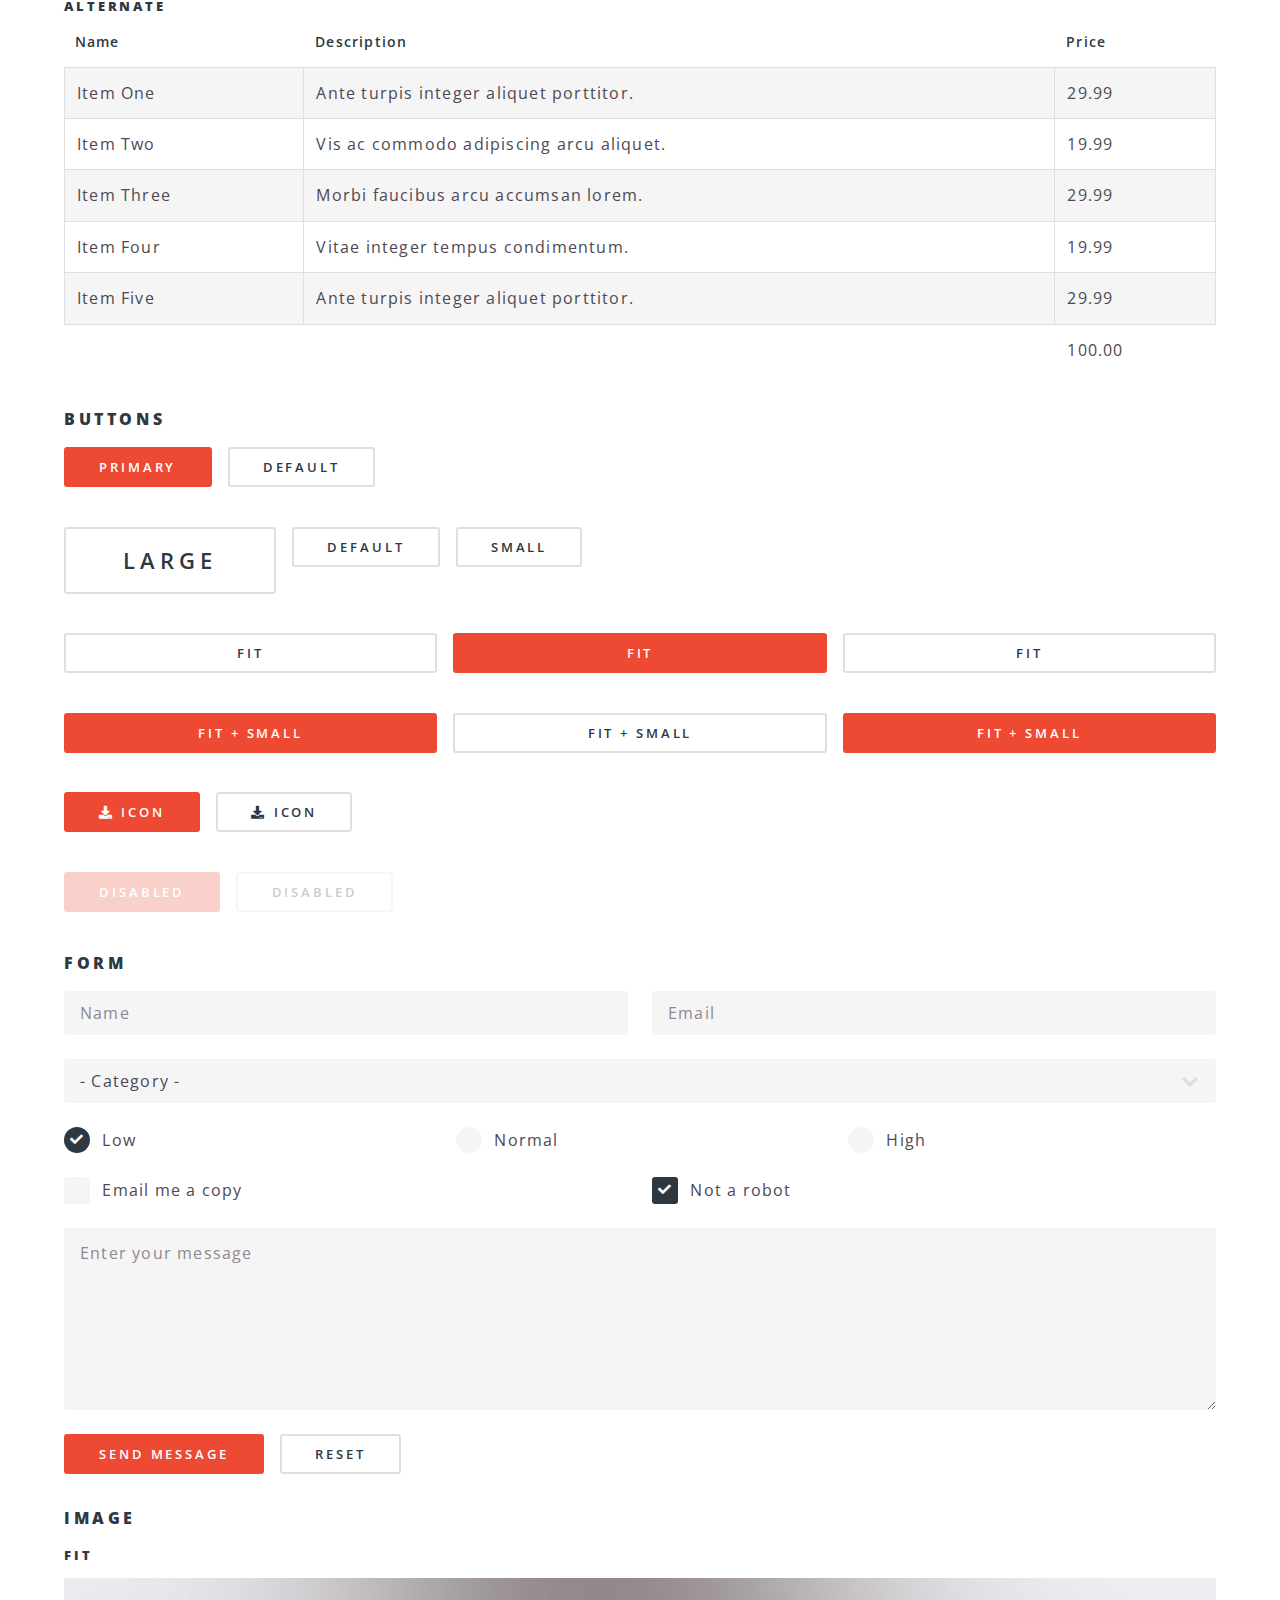
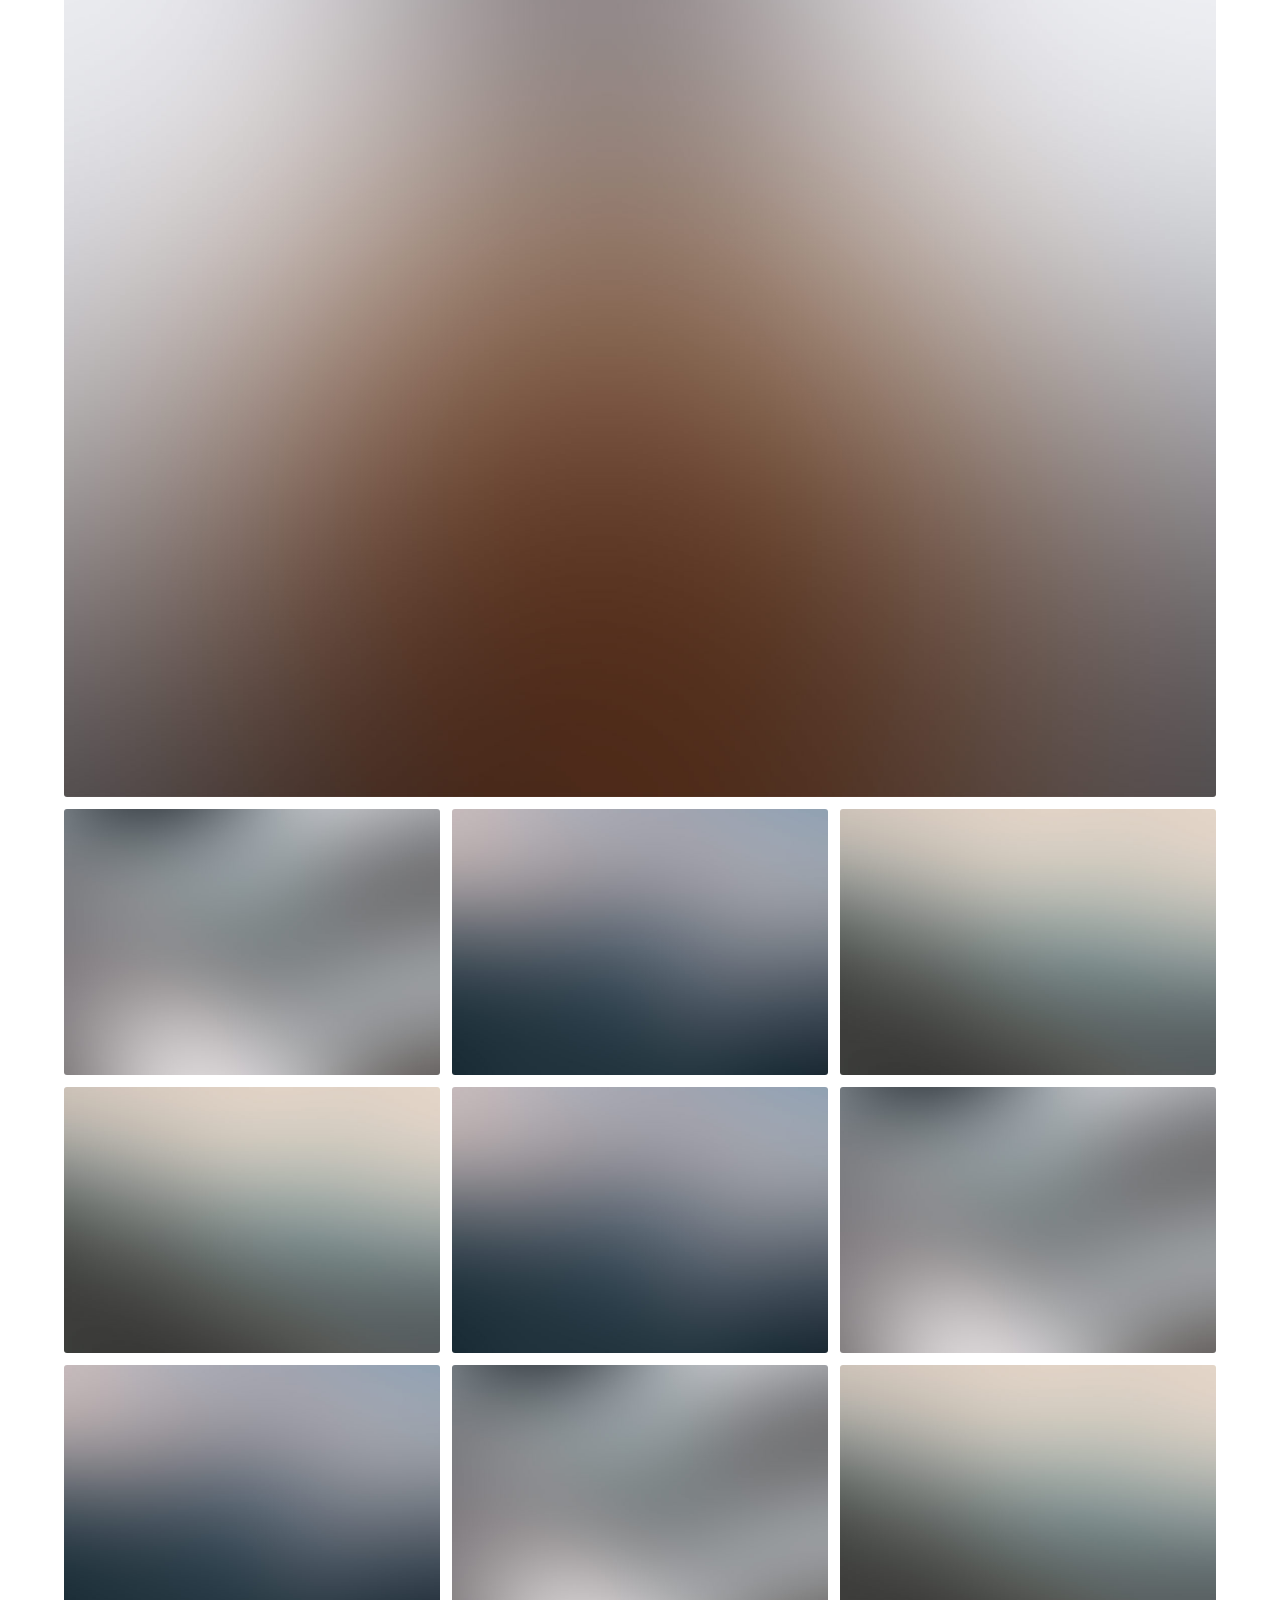
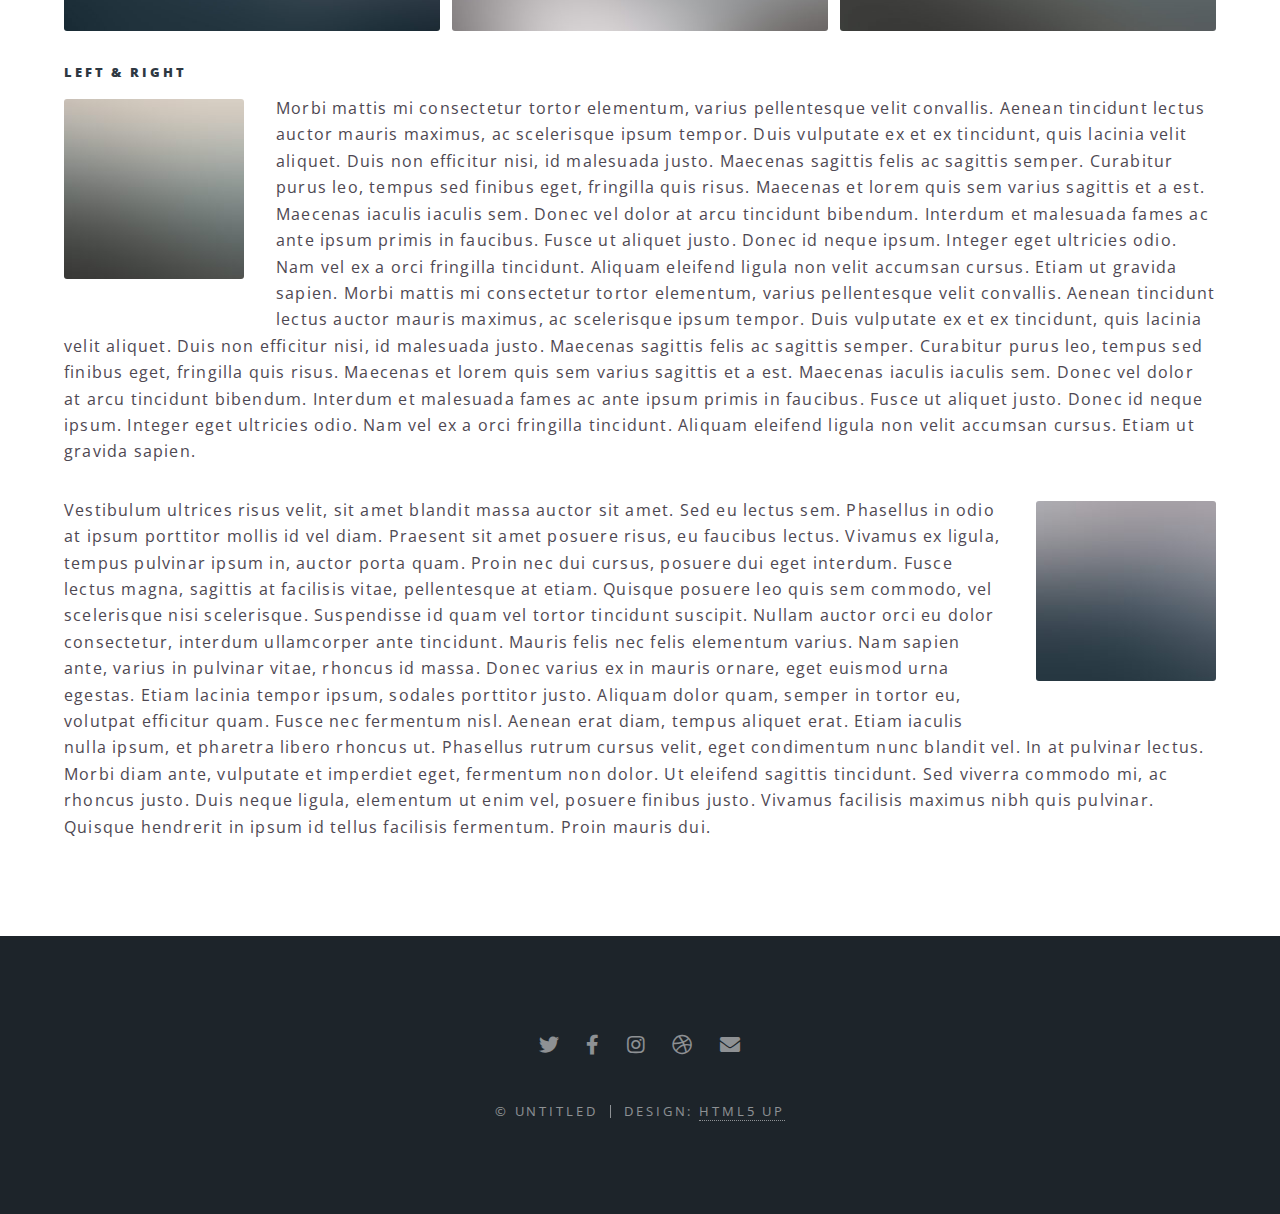
<file: elements.html>
<!DOCTYPE HTML>
<!--
	Spectral by HTML5 UP
	html5up.net | @ajlkn
	Free for personal and commercial use under the CCA 3.0 license (html5up.net/license)
-->
<html>
	<head>
		<title>Elements - Spectral by HTML5 UP</title>
		<meta charset="utf-8" />
		<meta name="viewport" content="width=device-width, initial-scale=1, user-scalable=no" />
		<link rel="stylesheet" href="assets/css/main.css" />
		<noscript><link rel="stylesheet" href="assets/css/noscript.css" /></noscript>
	</head>
	<body class="is-preload">

		<!-- Page Wrapper -->
			<div id="page-wrapper">

				<!-- Header -->
					<header id="header">
						<h1><a href="index.html">Spectral</a></h1>
						<nav id="nav">
							<ul>
								<li class="special">
									<a href="#menu" class="menuToggle"><span>Menu</span></a>
									<div id="menu">
										<ul>
											<li><a href="index.html">Home</a></li>
											<li><a href="generic.html">Generic</a></li>
											<li><a href="elements.html">Elements</a></li>
											<li><a href="#">Sign Up</a></li>
											<li><a href="#">Log In</a></li>
										</ul>
									</div>
								</li>
							</ul>
						</nav>
					</header>

				<!-- Main -->
					<article id="main">
						<header>
							<h2>Elements</h2>
							<p>Aliquam ut ex ut interdum donec amet imperdiet eleifend</p>
						</header>
						<section class="wrapper style5">
							<div class="inner">

								<section>
									<h4>Text</h4>
									<p>This is <b>bold</b> and this is <strong>strong</strong>. This is <i>italic</i> and this is <em>emphasized</em>.
									This is <sup>superscript</sup> text and this is <sub>subscript</sub> text.
									This is <u>underlined</u> and this is code: <code>for (;;) { ... }</code>. Finally, <a href="#">this is a link</a>.</p>
									<hr />
									<header>
										<h4>Heading with a Subtitle</h4>
										<p>Lorem ipsum dolor sit amet nullam id egestas urna aliquam</p>
									</header>
									<p>Nunc lacinia ante nunc ac lobortis. Interdum adipiscing gravida odio porttitor sem non mi integer non faucibus ornare mi ut ante amet placerat aliquet. Volutpat eu sed ante lacinia sapien lorem accumsan varius montes viverra nibh in adipiscing blandit tempus accumsan.</p>
									<header>
										<h5>Heading with a Subtitle</h5>
										<p>Lorem ipsum dolor sit amet nullam id egestas urna aliquam</p>
									</header>
									<p>Nunc lacinia ante nunc ac lobortis. Interdum adipiscing gravida odio porttitor sem non mi integer non faucibus ornare mi ut ante amet placerat aliquet. Volutpat eu sed ante lacinia sapien lorem accumsan varius montes viverra nibh in adipiscing blandit tempus accumsan.</p>
									<hr />
									<h2>Heading Level 2</h2>
									<h3>Heading Level 3</h3>
									<h4>Heading Level 4</h4>
									<h5>Heading Level 5</h5>
									<h6>Heading Level 6</h6>
									<hr />
									<h5>Blockquote</h5>
									<blockquote>Fringilla nisl. Donec accumsan interdum nisi, quis tincidunt felis sagittis eget tempus euismod. Vestibulum ante ipsum primis in faucibus vestibulum. Blandit adipiscing eu felis iaculis volutpat ac adipiscing accumsan faucibus. Vestibulum ante ipsum primis in faucibus lorem ipsum dolor sit amet nullam adipiscing eu felis.</blockquote>
									<h5>Preformatted</h5>
									<pre><code>i = 0;

while (!deck.isInOrder()) {
  print 'Iteration ' + i;
  deck.shuffle();
  i++;
}

print 'It took ' + i + ' iterations to sort the deck.';</code></pre>
								</section>

								<section>
									<h4>Lists</h4>
									<div class="row">
										<div class="col-6 col-12-medium">
											<h5>Unordered</h5>
											<ul>
												<li>Dolor pulvinar etiam.</li>
												<li>Sagittis adipiscing.</li>
												<li>Felis enim feugiat.</li>
											</ul>
											<h5>Alternate</h5>
											<ul class="alt">
												<li>Dolor pulvinar etiam.</li>
												<li>Sagittis adipiscing.</li>
												<li>Felis enim feugiat.</li>
											</ul>
										</div>
										<div class="col-6 col-12-medium">
											<h5>Ordered</h5>
											<ol>
												<li>Dolor pulvinar etiam.</li>
												<li>Etiam vel felis viverra.</li>
												<li>Felis enim feugiat.</li>
												<li>Dolor pulvinar etiam.</li>
												<li>Etiam vel felis lorem.</li>
												<li>Felis enim et feugiat.</li>
											</ol>
											<h5>Icons</h5>
											<ul class="icons">
												<li><a href="#" class="icon brands fa-twitter"><span class="label">Twitter</span></a></li>
												<li><a href="#" class="icon brands fa-facebook-f"><span class="label">Facebook</span></a></li>
												<li><a href="#" class="icon brands fa-instagram"><span class="label">Instagram</span></a></li>
												<li><a href="#" class="icon brands fa-github"><span class="label">Github</span></a></li>
											</ul>
										</div>
									</div>
									<h5>Actions</h5>
									<div class="row">
										<div class="col-6 col-12-medium">
											<ul class="actions">
												<li><a href="#" class="button primary">Default</a></li>
												<li><a href="#" class="button">Default</a></li>
											</ul>
											<ul class="actions small">
												<li><a href="#" class="button primary small">Small</a></li>
												<li><a href="#" class="button small">Small</a></li>
											</ul>
											<ul class="actions stacked">
												<li><a href="#" class="button primary">Default</a></li>
												<li><a href="#" class="button">Default</a></li>
											</ul>
											<ul class="actions stacked">
												<li><a href="#" class="button primary small">Small</a></li>
												<li><a href="#" class="button small">Small</a></li>
											</ul>
										</div>
										<div class="col-6 col-12-medium">
											<ul class="actions stacked">
												<li><a href="#" class="button primary fit">Default</a></li>
												<li><a href="#" class="button fit">Default</a></li>
											</ul>
											<ul class="actions stacked">
												<li><a href="#" class="button primary small fit">Small</a></li>
												<li><a href="#" class="button small fit">Small</a></li>
											</ul>
										</div>
									</div>
								</section>

								<section>
									<h4>Table</h4>
									<h5>Default</h5>
									<div class="table-wrapper">
										<table>
											<thead>
												<tr>
													<th>Name</th>
													<th>Description</th>
													<th>Price</th>
												</tr>
											</thead>
											<tbody>
												<tr>
													<td>Item One</td>
													<td>Ante turpis integer aliquet porttitor.</td>
													<td>29.99</td>
												</tr>
												<tr>
													<td>Item Two</td>
													<td>Vis ac commodo adipiscing arcu aliquet.</td>
													<td>19.99</td>
												</tr>
												<tr>
													<td>Item Three</td>
													<td> Morbi faucibus arcu accumsan lorem.</td>
													<td>29.99</td>
												</tr>
												<tr>
													<td>Item Four</td>
													<td>Vitae integer tempus condimentum.</td>
													<td>19.99</td>
												</tr>
												<tr>
													<td>Item Five</td>
													<td>Ante turpis integer aliquet porttitor.</td>
													<td>29.99</td>
												</tr>
											</tbody>
											<tfoot>
												<tr>
													<td colspan="2"></td>
													<td>100.00</td>
												</tr>
											</tfoot>
										</table>
									</div>

									<h5>Alternate</h5>
									<div class="table-wrapper">
										<table class="alt">
											<thead>
												<tr>
													<th>Name</th>
													<th>Description</th>
													<th>Price</th>
												</tr>
											</thead>
											<tbody>
												<tr>
													<td>Item One</td>
													<td>Ante turpis integer aliquet porttitor.</td>
													<td>29.99</td>
												</tr>
												<tr>
													<td>Item Two</td>
													<td>Vis ac commodo adipiscing arcu aliquet.</td>
													<td>19.99</td>
												</tr>
												<tr>
													<td>Item Three</td>
													<td> Morbi faucibus arcu accumsan lorem.</td>
													<td>29.99</td>
												</tr>
												<tr>
													<td>Item Four</td>
													<td>Vitae integer tempus condimentum.</td>
													<td>19.99</td>
												</tr>
												<tr>
													<td>Item Five</td>
													<td>Ante turpis integer aliquet porttitor.</td>
													<td>29.99</td>
												</tr>
											</tbody>
											<tfoot>
												<tr>
													<td colspan="2"></td>
													<td>100.00</td>
												</tr>
											</tfoot>
										</table>
									</div>
								</section>

								<section>
									<h4>Buttons</h4>
									<ul class="actions">
										<li><a href="#" class="button primary">Primary</a></li>
										<li><a href="#" class="button">Default</a></li>
									</ul>
									<ul class="actions">
										<li><a href="#" class="button large">Large</a></li>
										<li><a href="#" class="button">Default</a></li>
										<li><a href="#" class="button small">Small</a></li>
									</ul>
									<ul class="actions fit">
										<li><a href="#" class="button fit">Fit</a></li>
										<li><a href="#" class="button primary fit">Fit</a></li>
										<li><a href="#" class="button fit">Fit</a></li>
									</ul>
									<ul class="actions fit small">
										<li><a href="#" class="button primary fit small">Fit + Small</a></li>
										<li><a href="#" class="button fit small">Fit + Small</a></li>
										<li><a href="#" class="button primary fit small">Fit + Small</a></li>
									</ul>
									<ul class="actions">
										<li><a href="#" class="button primary icon solid fa-download">Icon</a></li>
										<li><a href="#" class="button icon solid fa-download">Icon</a></li>
									</ul>
									<ul class="actions">
										<li><span class="button primary disabled">Disabled</span></li>
										<li><span class="button disabled">Disabled</span></li>
									</ul>
								</section>

								<section>
									<h4>Form</h4>
									<form method="post" action="#">
										<div class="row gtr-uniform">
											<div class="col-6 col-12-xsmall">
												<input type="text" name="demo-name" id="demo-name" value="" placeholder="Name" />
											</div>
											<div class="col-6 col-12-xsmall">
												<input type="email" name="demo-email" id="demo-email" value="" placeholder="Email" />
											</div>
											<div class="col-12">
												<select name="demo-category" id="demo-category">
													<option value="">- Category -</option>
													<option value="1">Manufacturing</option>
													<option value="1">Shipping</option>
													<option value="1">Administration</option>
													<option value="1">Human Resources</option>
												</select>
											</div>
											<div class="col-4 col-12-small">
												<input type="radio" id="demo-priority-low" name="demo-priority" checked>
												<label for="demo-priority-low">Low</label>
											</div>
											<div class="col-4 col-12-small">
												<input type="radio" id="demo-priority-normal" name="demo-priority">
												<label for="demo-priority-normal">Normal</label>
											</div>
											<div class="col-4 col-12-small">
												<input type="radio" id="demo-priority-high" name="demo-priority">
												<label for="demo-priority-high">High</label>
											</div>
											<div class="col-6 col-12-small">
												<input type="checkbox" id="demo-copy" name="demo-copy">
												<label for="demo-copy">Email me a copy</label>
											</div>
											<div class="col-6 col-12-small">
												<input type="checkbox" id="demo-human" name="demo-human" checked>
												<label for="demo-human">Not a robot</label>
											</div>
											<div class="col-12">
												<textarea name="demo-message" id="demo-message" placeholder="Enter your message" rows="6"></textarea>
											</div>
											<div class="col-12">
												<ul class="actions">
													<li><input type="submit" value="Send Message" class="primary" /></li>
													<li><input type="reset" value="Reset" /></li>
												</ul>
											</div>
										</div>
									</form>
								</section>

								<section>
									<h4>Image</h4>
									<h5>Fit</h5>
									<div class="box alt">
										<div class="row gtr-50 gtr-uniform">
											<div class="col-12"><span class="image fit"><img src="images/banner.jpg" alt="" /></span></div>
											<div class="col-4"><span class="image fit"><img src="images/pic01.jpg" alt="" /></span></div>
											<div class="col-4"><span class="image fit"><img src="images/pic02.jpg" alt="" /></span></div>
											<div class="col-4"><span class="image fit"><img src="images/pic03.jpg" alt="" /></span></div>
											<div class="col-4"><span class="image fit"><img src="images/pic03.jpg" alt="" /></span></div>
											<div class="col-4"><span class="image fit"><img src="images/pic02.jpg" alt="" /></span></div>
											<div class="col-4"><span class="image fit"><img src="images/pic01.jpg" alt="" /></span></div>
											<div class="col-4"><span class="image fit"><img src="images/pic02.jpg" alt="" /></span></div>
											<div class="col-4"><span class="image fit"><img src="images/pic01.jpg" alt="" /></span></div>
											<div class="col-4"><span class="image fit"><img src="images/pic03.jpg" alt="" /></span></div>
										</div>
									</div>
									<h5>Left &amp; Right</h5>
									<p><span class="image left"><img src="images/pic04.jpg" alt="" /></span>Morbi mattis mi consectetur tortor elementum, varius pellentesque velit convallis. Aenean tincidunt lectus auctor mauris maximus, ac scelerisque ipsum tempor. Duis vulputate ex et ex tincidunt, quis lacinia velit aliquet. Duis non efficitur nisi, id malesuada justo. Maecenas sagittis felis ac sagittis semper. Curabitur purus leo, tempus sed finibus eget, fringilla quis risus. Maecenas et lorem quis sem varius sagittis et a est. Maecenas iaculis iaculis sem. Donec vel dolor at arcu tincidunt bibendum. Interdum et malesuada fames ac ante ipsum primis in faucibus. Fusce ut aliquet justo. Donec id neque ipsum. Integer eget ultricies odio. Nam vel ex a orci fringilla tincidunt. Aliquam eleifend ligula non velit accumsan cursus. Etiam ut gravida sapien. Morbi mattis mi consectetur tortor elementum, varius pellentesque velit convallis. Aenean tincidunt lectus auctor mauris maximus, ac scelerisque ipsum tempor. Duis vulputate ex et ex tincidunt, quis lacinia velit aliquet. Duis non efficitur nisi, id malesuada justo. Maecenas sagittis felis ac sagittis semper. Curabitur purus leo, tempus sed finibus eget, fringilla quis risus. Maecenas et lorem quis sem varius sagittis et a est. Maecenas iaculis iaculis sem. Donec vel dolor at arcu tincidunt bibendum. Interdum et malesuada fames ac ante ipsum primis in faucibus. Fusce ut aliquet justo. Donec id neque ipsum. Integer eget ultricies odio. Nam vel ex a orci fringilla tincidunt. Aliquam eleifend ligula non velit accumsan cursus. Etiam ut gravida sapien.</p>
									<p><span class="image right"><img src="images/pic05.jpg" alt="" /></span>Vestibulum ultrices risus velit, sit amet blandit massa auctor sit amet. Sed eu lectus sem. Phasellus in odio at ipsum porttitor mollis id vel diam. Praesent sit amet posuere risus, eu faucibus lectus. Vivamus ex ligula, tempus pulvinar ipsum in, auctor porta quam. Proin nec dui cursus, posuere dui eget interdum. Fusce lectus magna, sagittis at facilisis vitae, pellentesque at etiam. Quisque posuere leo quis sem commodo, vel scelerisque nisi scelerisque. Suspendisse id quam vel tortor tincidunt suscipit. Nullam auctor orci eu dolor consectetur, interdum ullamcorper ante tincidunt. Mauris felis nec felis elementum varius. Nam sapien ante, varius in pulvinar vitae, rhoncus id massa. Donec varius ex in mauris ornare, eget euismod urna egestas. Etiam lacinia tempor ipsum, sodales porttitor justo. Aliquam dolor quam, semper in tortor eu, volutpat efficitur quam. Fusce nec fermentum nisl. Aenean erat diam, tempus aliquet erat. Etiam iaculis nulla ipsum, et pharetra libero rhoncus ut. Phasellus rutrum cursus velit, eget condimentum nunc blandit vel. In at pulvinar lectus. Morbi diam ante, vulputate et imperdiet eget, fermentum non dolor. Ut eleifend sagittis tincidunt. Sed viverra commodo mi, ac rhoncus justo. Duis neque ligula, elementum ut enim vel, posuere finibus justo. Vivamus facilisis maximus nibh quis pulvinar. Quisque hendrerit in ipsum id tellus facilisis fermentum. Proin mauris dui.</p>
								</section>

							</div>
						</section>
					</article>

				<!-- Footer -->
					<footer id="footer">
						<ul class="icons">
							<li><a href="#" class="icon brands fa-twitter"><span class="label">Twitter</span></a></li>
							<li><a href="#" class="icon brands fa-facebook-f"><span class="label">Facebook</span></a></li>
							<li><a href="#" class="icon brands fa-instagram"><span class="label">Instagram</span></a></li>
							<li><a href="#" class="icon brands fa-dribbble"><span class="label">Dribbble</span></a></li>
							<li><a href="#" class="icon solid fa-envelope"><span class="label">Email</span></a></li>
						</ul>
						<ul class="copyright">
							<li>&copy; Untitled</li><li>Design: <a href="http://html5up.net">HTML5 UP</a></li>
						</ul>
					</footer>

			</div>

		<!-- Scripts -->
			<script src="assets/js/jquery.min.js"></script>
			<script src="assets/js/jquery.scrollex.min.js"></script>
			<script src="assets/js/jquery.scrolly.min.js"></script>
			<script src="assets/js/browser.min.js"></script>
			<script src="assets/js/breakpoints.min.js"></script>
			<script src="assets/js/util.js"></script>
			<script src="assets/js/main.js"></script>

	</body>
</html>
</file>
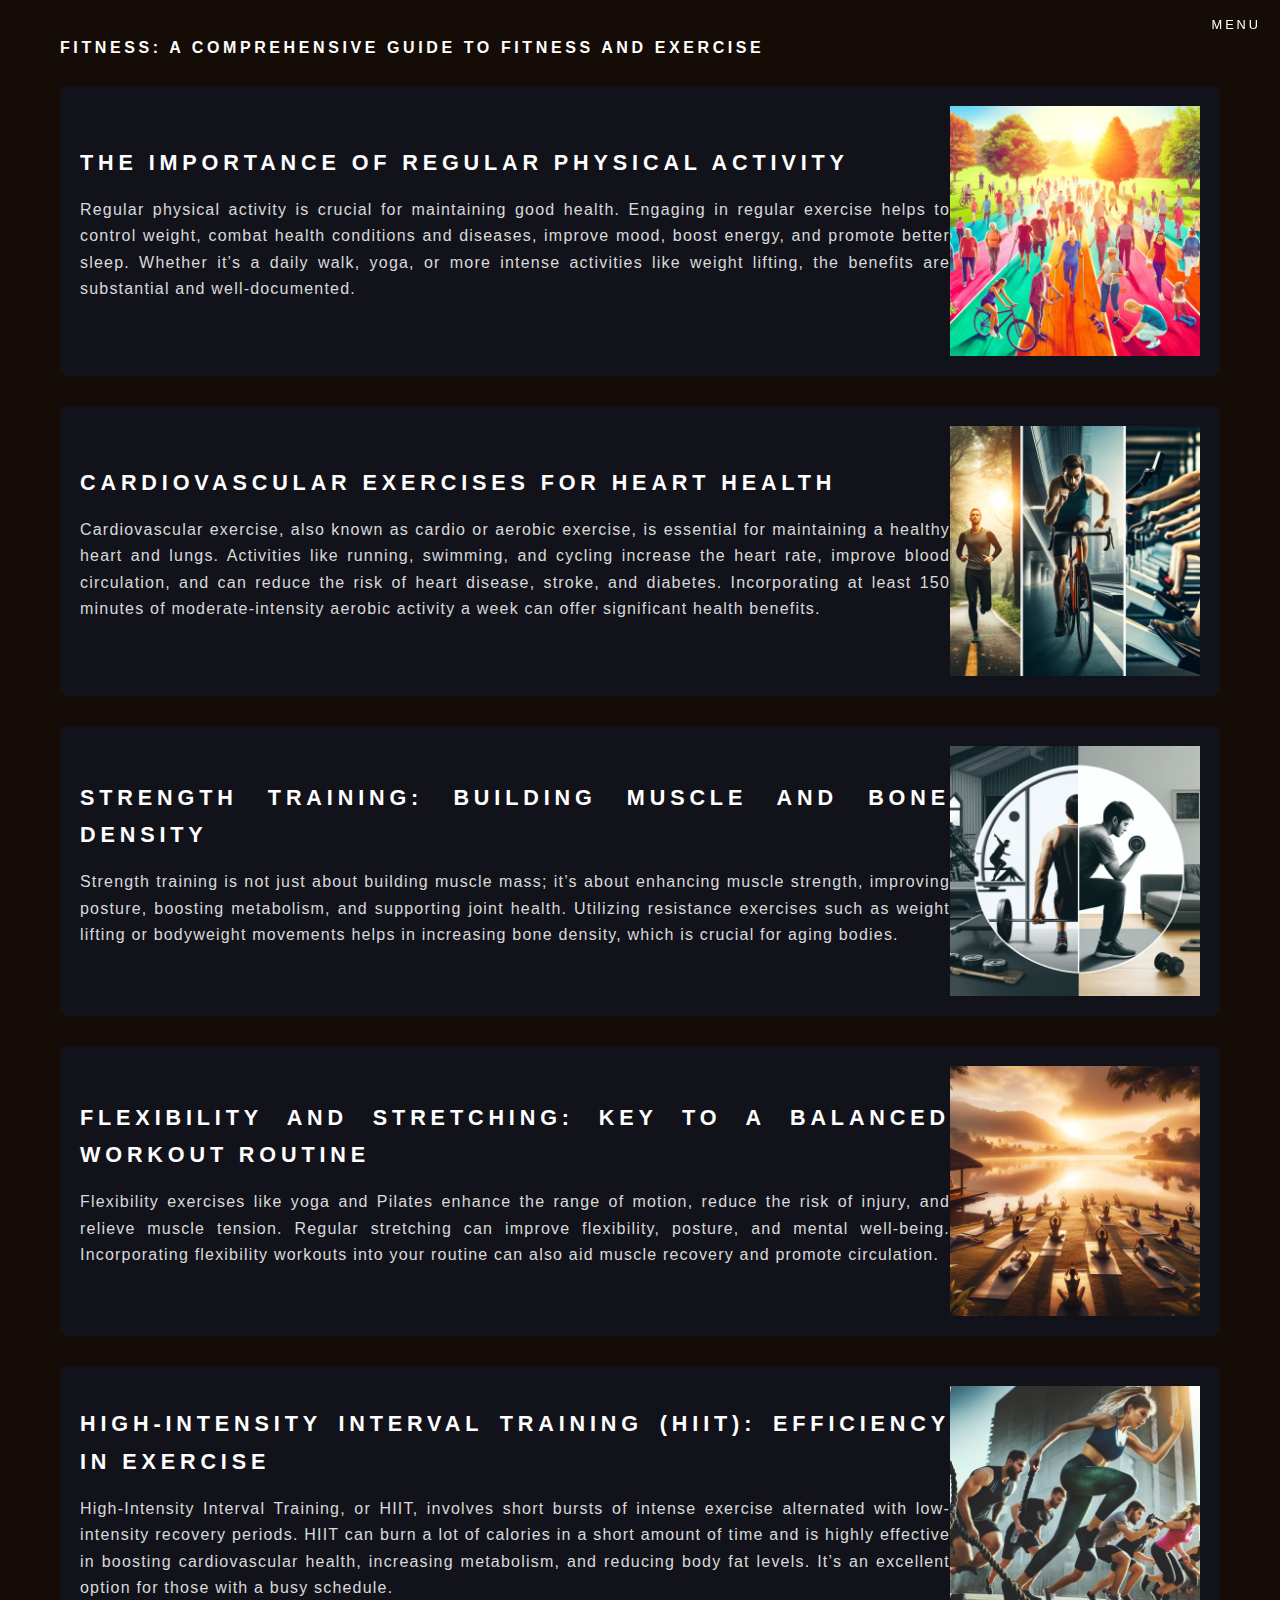
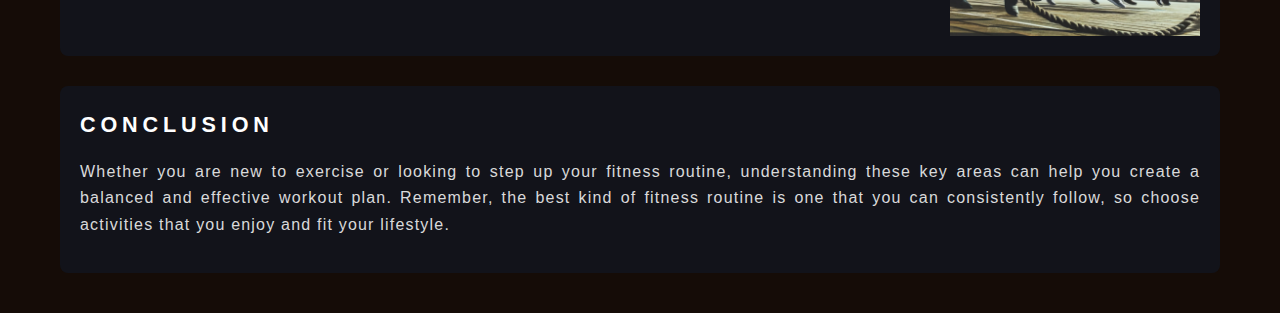
<file: Fitness.html>
<!DOCTYPE html>
<html lang="en">
<head>
    <meta charset="UTF-8">
    <meta name="viewport" content="width=device-width, initial-scale=1.0">
    <title>Fitness: A Comprehensive Guide to Fitness and Exercise</title>
    <link rel="stylesheet" href="assets/css/main.css">
    <style>
        body {
            font-family: 'Source Sans Pro', sans-serif;
            color: #fff;
            background-color: #150C07;
            padding: 20px;
        }

        .container {
            max-width: 1200px;
            margin: 0 auto;
            padding: 20px;
        }

        h1, h2, p {
            margin-bottom: 15px;
        }

        img {
            max-width: 100%;
            height: auto;
            width: 250px;
            height: 250px;
        }

        .section {
            margin-top: 30px;
            padding: 20px;
            border-radius: 8px;
            background-color: rgba(18, 21, 29, 0.85);
            overflow: hidden;
        }

        .section .text {
            text-align: justify;
            color: rgba(255, 255, 255, 0.85);
        }

        @media (min-width: 768px) {
            .section {
                display: flex;
                align-items: center;
                justify-content: space-between;
            }
            .section .text {
                flex: 1;
            }
        }
    </style>
</head>
<body>
    <div>
        <!-- Header -->
        <header id="header" class="alt">
            <h1><a href="index.html">Flavors Unleashed</a></h1>
            <nav id="nav">
                <ul>
                    <li class="special">
                        <a href="index.html"><span>Menu</span></a>
                    </li>
                </ul>
            </nav>
        </header>
    </div>
    <div class="container">
        <h1>Fitness: A Comprehensive Guide to Fitness and Exercise</h1>

        <div class="section">
            <div class="text">
                <h2>The Importance of Regular Physical Activity</h2>
                <p>Regular physical activity is crucial for maintaining good health. Engaging in regular exercise helps to control weight, combat health conditions and diseases, improve mood, boost energy, and promote better sleep. Whether it’s a daily walk, yoga, or more intense activities like weight lifting, the benefits are substantial and well-documented.</p>
            </div>
            <img src="images/pic1.webp" alt="People of various ages engaging in different physical activities">
        </div>

        <div class="section">
            <div class="text">
                <h2>Cardiovascular Exercises for Heart Health</h2>
                <p>Cardiovascular exercise, also known as cardio or aerobic exercise, is essential for maintaining a healthy heart and lungs. Activities like running, swimming, and cycling increase the heart rate, improve blood circulation, and can reduce the risk of heart disease, stroke, and diabetes. Incorporating at least 150 minutes of moderate-intensity aerobic activity a week can offer significant health benefits.</p>
            </div>
            <img src="images/pic2.webp" alt="A person running outdoors, a cyclist, and someone using a rowing machine">
        </div>

        <div class="section">
            <div class="text">
                <h2>Strength Training: Building Muscle and Bone Density</h2>
                <p>Strength training is not just about building muscle mass; it’s about enhancing muscle strength, improving posture, boosting metabolism, and supporting joint health. Utilizing resistance exercises such as weight lifting or bodyweight movements helps in increasing bone density, which is crucial for aging bodies.</p>
            </div>
            <img src="images/pic3.webp" alt="A person lifting weights in a gym, and another doing bodyweight exercises at home">
        </div>

        <div class="section">
            <div class="text">
                <h2>Flexibility and Stretching: Key to a Balanced Workout Routine</h2>
                <p>Flexibility exercises like yoga and Pilates enhance the range of motion, reduce the risk of injury, and relieve muscle tension. Regular stretching can improve flexibility, posture, and mental well-being. Incorporating flexibility workouts into your routine can also aid muscle recovery and promote circulation.</p>
            </div>
            <img src="images/pic4.webp" alt="A yoga class in session, and an individual practicing Pilates">
        </div>

        <div class="section">
            <div class="text">
                <h2>High-Intensity Interval Training (HIIT): Efficiency in Exercise</h2>
                <p>High-Intensity Interval Training, or HIIT, involves short bursts of intense exercise alternated with low-intensity recovery periods. HIIT can burn a lot of calories in a short amount of time and is highly effective in boosting cardiovascular health, increasing metabolism, and reducing body fat levels. It’s an excellent option for those with a busy schedule.</p>
            </div>
            <img src="images/pic5.webp" alt="A group fitness HIIT session outdoors">
        </div>

        <div class="section">
            <div class="text">
                <h2>Conclusion</h2>
                <p>Whether you are new to exercise or looking to step up your fitness routine, understanding these key areas can help you create a balanced and effective workout plan. Remember, the best kind of fitness routine is one that you can consistently follow, so choose activities that you enjoy and fit your lifestyle.</p>
            </div>
        </div>

    </div>
</body>
</html>
</file>
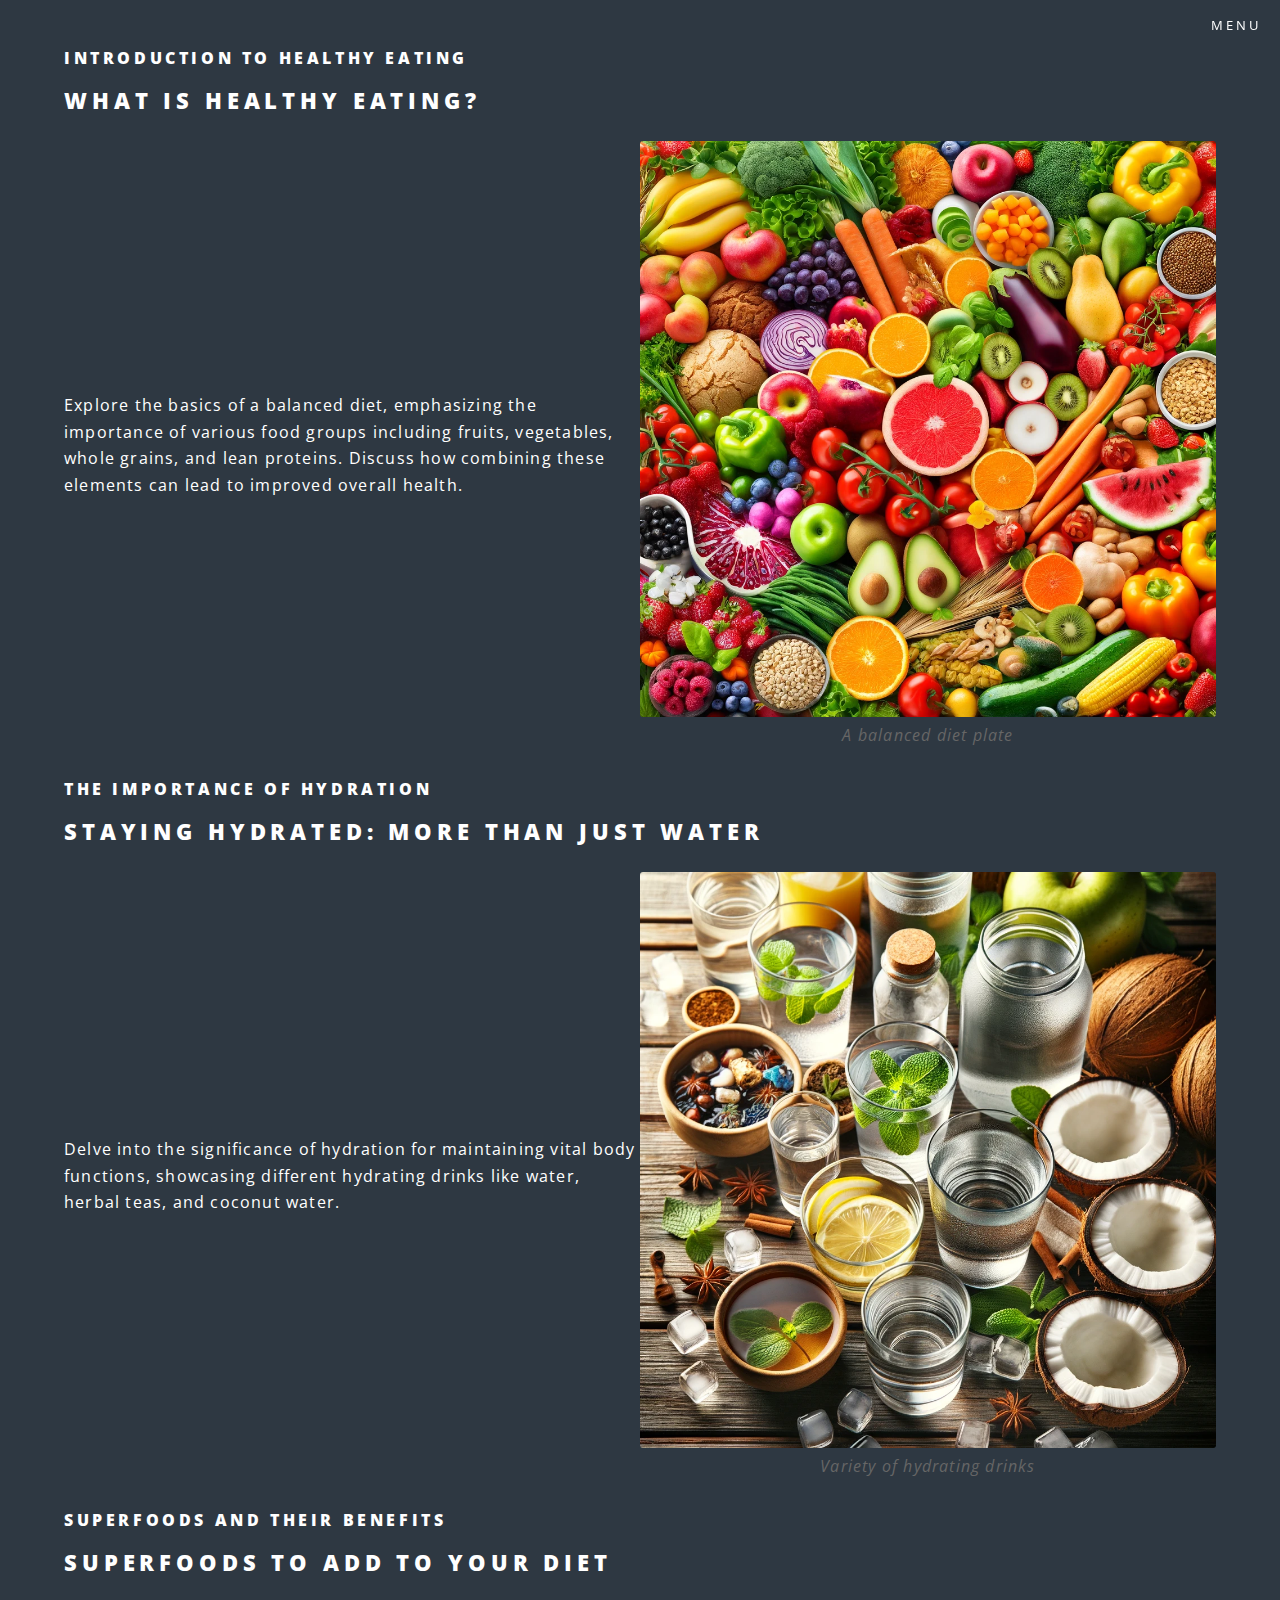
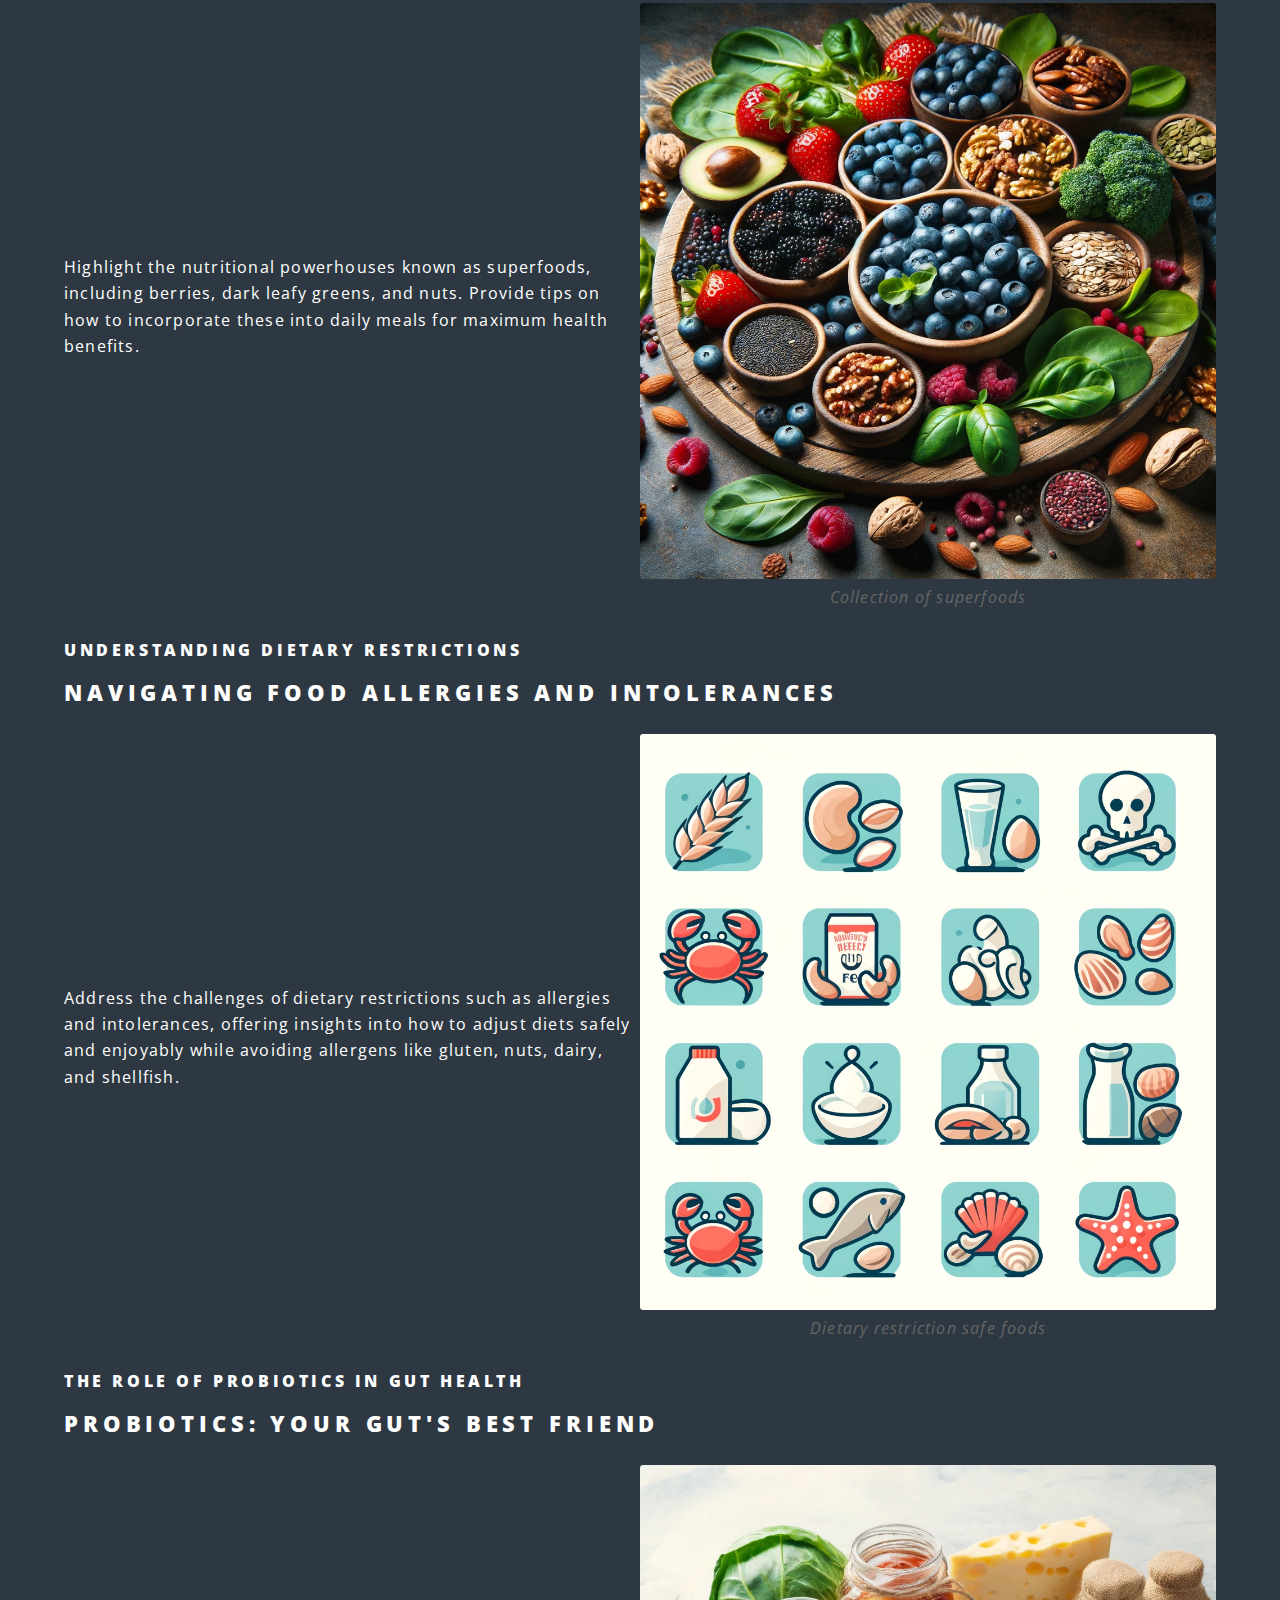
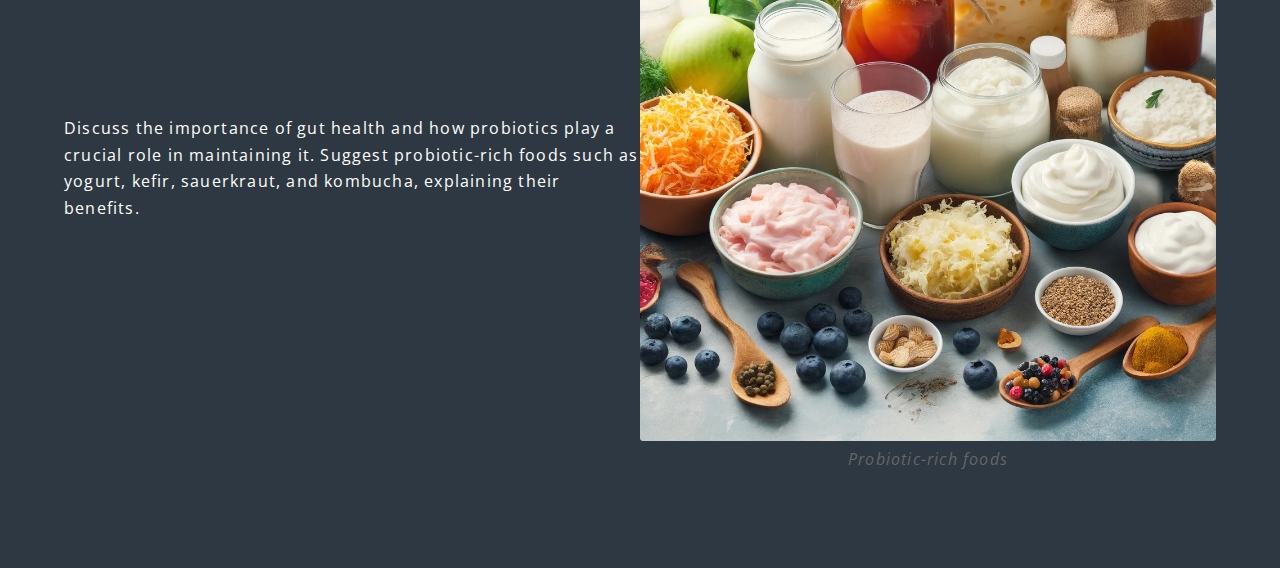
<file: Health.html>
<!DOCTYPE html>
<html lang="en">
<head>
    <meta charset="UTF-8">
    <meta name="viewport" content="width=device-width, initial-scale=1.0">
    <title>Healthy Living Guide</title>
    <link rel="stylesheet" href="assets/css/main.css">
    <noscript><link rel="stylesheet" href="assets/css/noscript.css" /></noscript>
    <style>
        .image-description {
            font-style: italic;
            text-align: center;
            margin-top: 5px;
            color: #666;
        }
        .content {
            display: flex;
            align-items: center;
            margin-top: 20px;
        }
        .content .text, .content .image {
            flex: 1;
        }
        .content .image {
            text-align: center;
        }
        .content img {
            max-width: 100%;
            height: auto;
        }
    </style>
</head>
<body>
    <div>
        <!-- Header -->
        <header id="header" class="alt">
            <h1><a href="index.html">Flavors Unleashed</a></h1>
            <nav id="nav">
                <ul>
                    <li class="special">
                        <a href="index.html"><span>Menu</span></a>
                    </li>
                </ul>
            </nav>
        </header>
    </div>
    <div style="padding-top: 50px;"  class="wrapper style-5">
        <div class="inner">
            <h1>Introduction to Healthy Eating</h1>
            <h2>What is Healthy Eating?</h2>
            <div class="content">
                <div class="text">
                    <p>Explore the basics of a balanced diet, emphasizing the importance of various food groups including fruits, vegetables, whole grains, and lean proteins. Discuss how combining these elements can lead to improved overall health.</p>
                </div>
                <div class="image">
                    <img src="images/Healthy.webp" alt="Balanced diet including fruits, vegetables, whole grains, and lean proteins">
                    <p class="image-description">A balanced diet plate</p>
                </div>
            </div>
            
            <h1>The Importance of Hydration</h1>
            <h2>Staying Hydrated: More Than Just Water</h2>
            <div class="content">
                <div class="text">
                    <p>Delve into the significance of hydration for maintaining vital body functions, showcasing different hydrating drinks like water, herbal teas, and coconut water.</p>
                </div>
                <div class="image">
                    <img src="images/Water_Tea.webp" alt="Different hydrating drinks like water, herbal teas, and coconut water">
                    <p class="image-description">Variety of hydrating drinks</p>
                </div>
            </div>
            
            <h1>Superfoods and Their Benefits</h1>
            <h2>Superfoods to Add to Your Diet</h2>
            <div class="content">
                <div class="text">
                    <p>Highlight the nutritional powerhouses known as superfoods, including berries, dark leafy greens, and nuts. Provide tips on how to incorporate these into daily meals for maximum health benefits.</p>
                </div>
                <div class="image">
                    <img src="images/Nuts_Greens.webp" alt="Berries, dark leafy greens, and nuts">
                    <p class="image-description">Collection of superfoods</p>
                </div>
            </div>
            
            <h1>Understanding Dietary Restrictions</h1>
            <h2>Navigating Food Allergies and Intolerances</h2>
            <div class="content">
                <div class="text">
                    <p>Address the challenges of dietary restrictions such as allergies and intolerances, offering insights into how to adjust diets safely and enjoyably while avoiding allergens like gluten, nuts, dairy, and shellfish.</p>
                </div>
                <div class="image">
                    <img src="images/Nuts_Gluten.webp" alt="Gluten, nuts, dairy, and shellfish-free options">
                    <p class="image-description">Dietary restriction safe foods</p>
                </div>
            </div>
            
            <h1>The Role of Probiotics in Gut Health</h1>
            <h2>Probiotics: Your Gut's Best Friend</h2>
            <div class="content">
                <div class="text">
                    <p>Discuss the importance of gut health and how probiotics play a crucial role in maintaining it. Suggest probiotic-rich foods such as yogurt, kefir, sauerkraut, and kombucha, explaining their benefits.</p>
                </div>
                <div class="image">
                    <img src="images/Probiotic.webp" alt="Probiotic-rich foods like yogurt, kefir, sauerkraut, and kombucha">
                    <p class="image-description">Probiotic-rich foods</p>
                </div>
            </div>
        </div>
    </div>
</body>
</html>
</file>
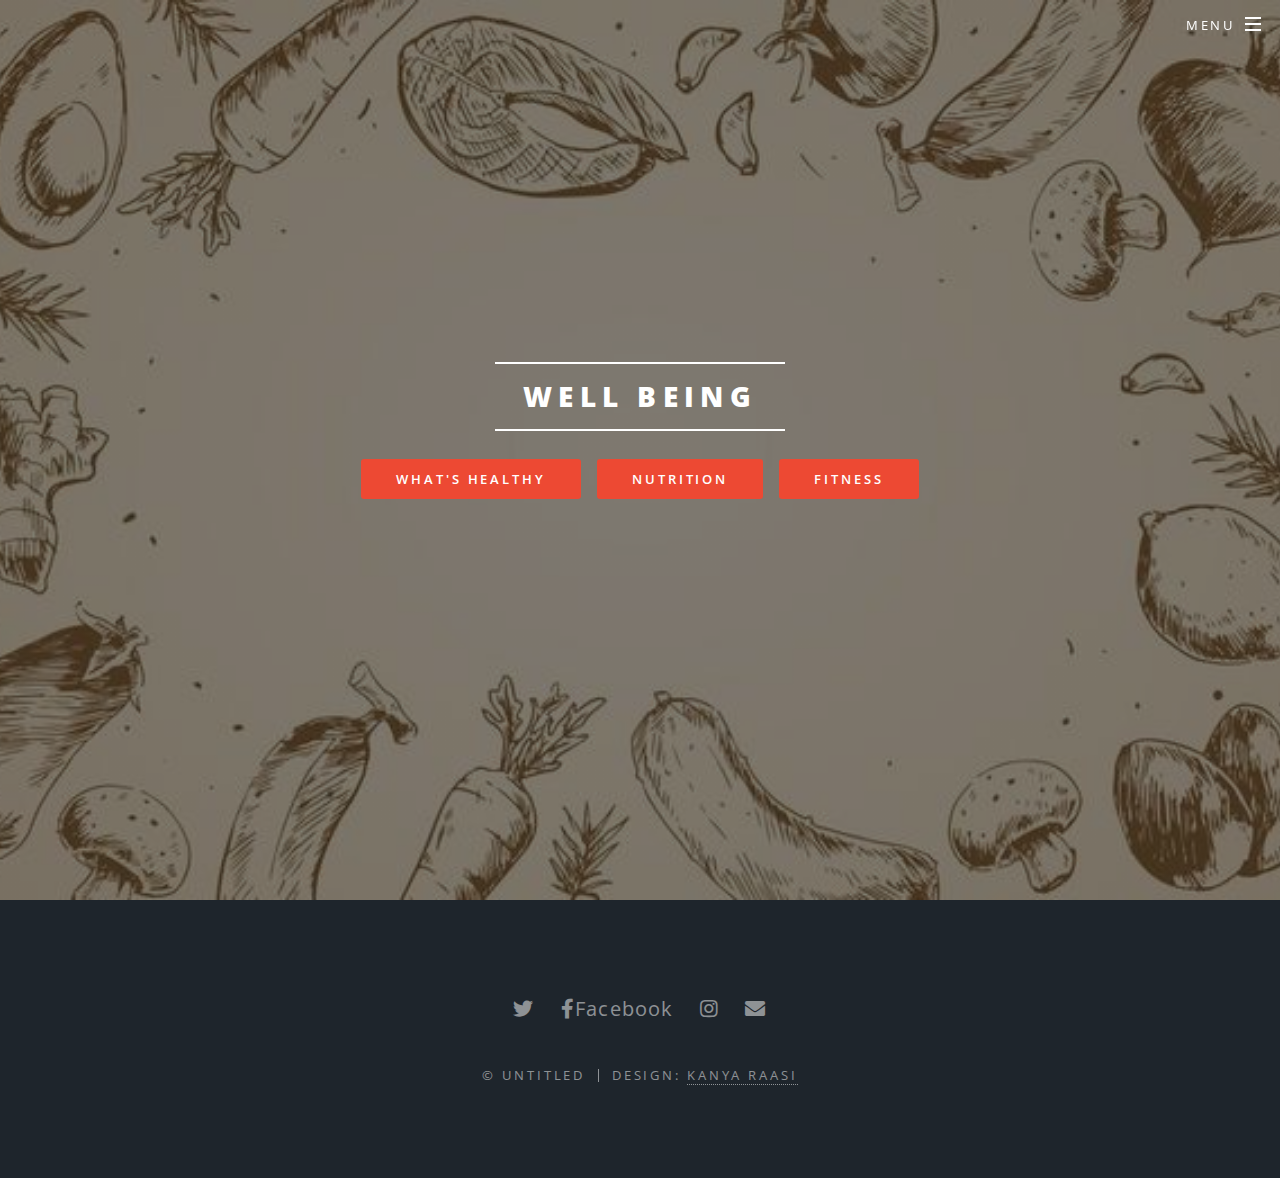
<file: Health_Main.html>
<!DOCTYPE HTML>
<html>
<head>
    <title>Recipes Categories - Flavors Unleashed</title>
    <meta charset="utf-8" />
    <meta name="viewport" content="width=device-width, initial-scale=1, user-scalable=no" />
    <link rel="stylesheet" href="assets/css/main.css" />
</head>
<body class="landing is-preload">

<div id="page-wrapper">
    <!-- Header -->
    <header id="header" class="alt">
        <h1><a href="index.html">Flavors Unleashed</a></h1>
        <nav id="nav">
            <ul>
                <li class="special">
                    <a href="#menu" class="menuToggle"><span>Menu</span></a>
                    <div id="menu">
                        <ul>
                            <li><a href="index.html">Home</a></li>
                        </ul>
                    </div>
                </li>
            </ul>
        </nav>
    </header>

    <!-- Main Content -->
    <section id="banner">
        <div class="inner">
            <h2>Well Being</h2>
            <ul class="actions special">
                <li><a href="Eat-Health.html" class="button primary">What's Healthy</a></li>
                <li><a href="Health.html" class="button primary">Nutrition</a></li>
                <li><a href="Fitness.html" class="button primary">Fitness</a></li>
            </ul>
        </div>
    </section>

    <!-- Footer -->
    <footer id="footer">
        <ul class="icons">
            <li><a href="#" class="icon brands fa-twitter"><span class="label">Twitter</span></a></li>
            <li><a href="#" class="icon brands fa-facebook-f"><span the="label">Facebook</span></a></li>
            <li><a href="#" class="icon brands fa-instagram"><span class="label">Instagram</span></a></li>
            <li><a href="#" class="icon solid fa-envelope"><span class="label">Email</span></a></li>
        </ul>
        <ul class="copyright">
            <li>&copy; Untitled</li><li>Design: <a href="">Kanya Raasi</a></li>
        </ul>
    </footer>
</div>

<!-- Scripts -->
<script src="assets/js/jquery.min.js"></script>
<script src="assets/js/jquery.scrollex.min.js"></script>
<script src="assets/js/jquery.scrolly.min.js"></script>
<script src="assets/js/browser.min.js"></script>
<script src="assets/js/breakpoints.min.js"></script>
<script src="assets/js/util.js"></script>
<script src="assets/js/main.js"></script>
</body>
</html>
</file>
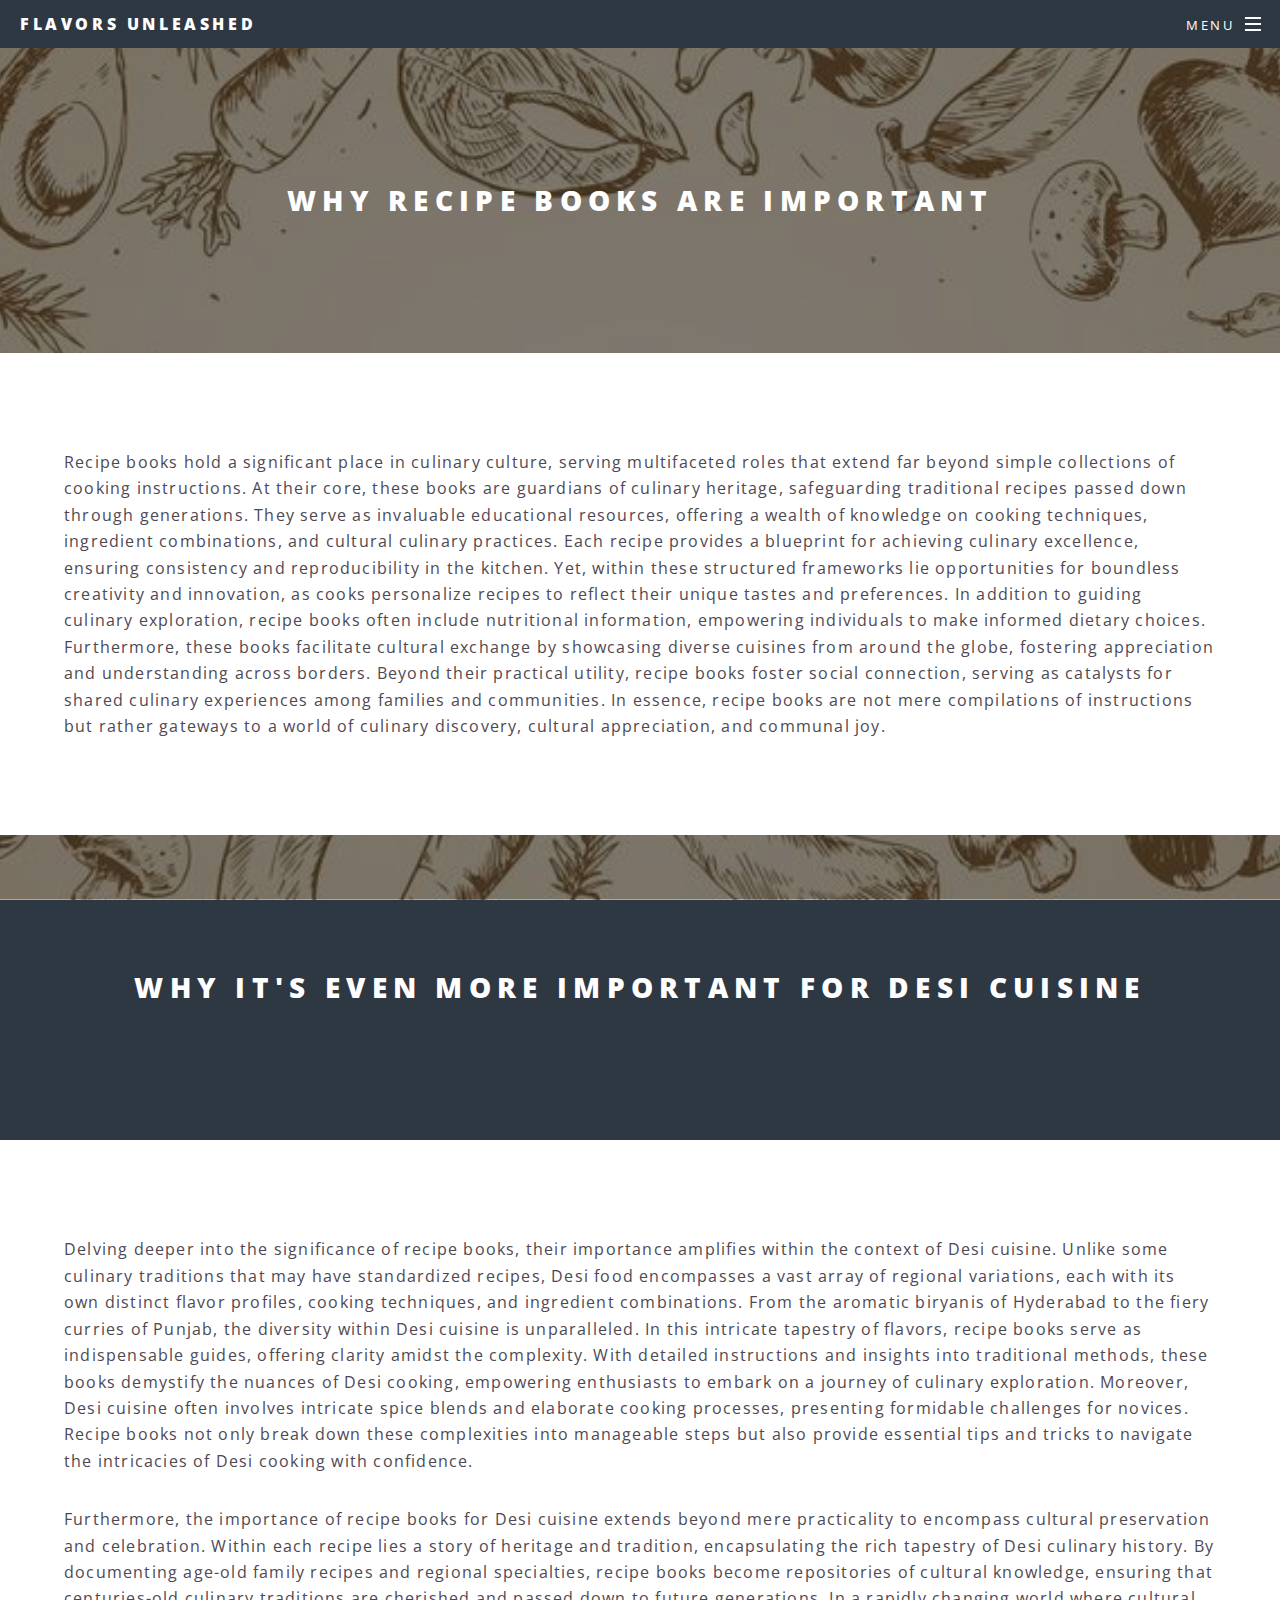
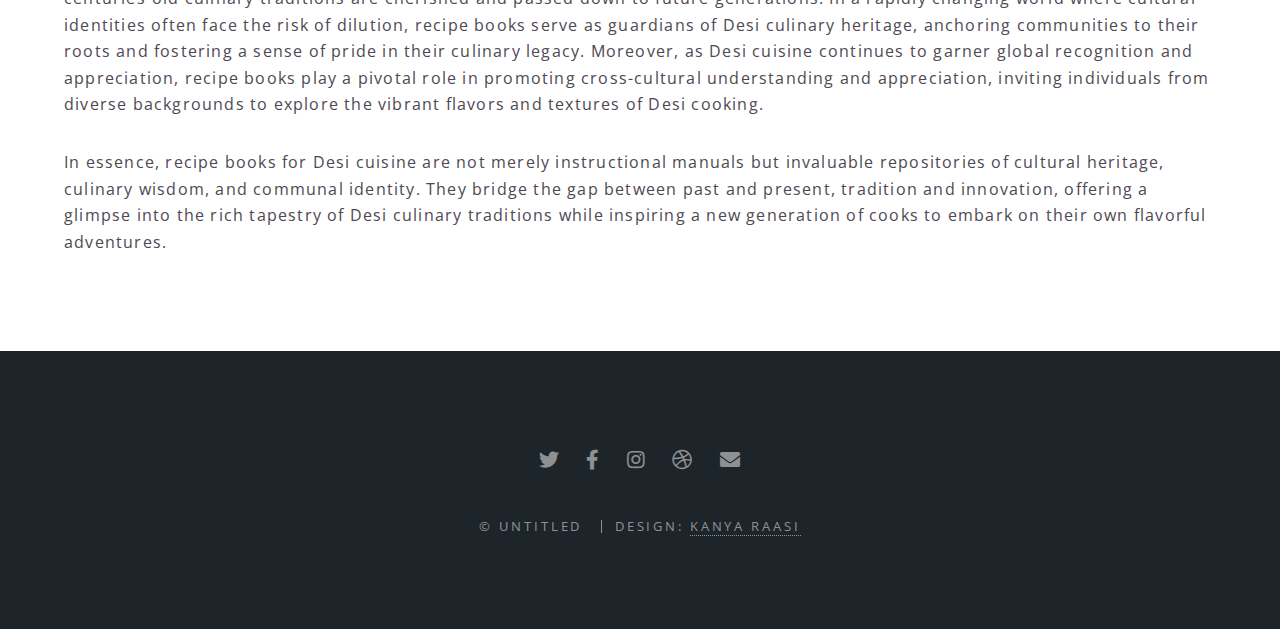
<file: importance.html>
<!DOCTYPE HTML>
<html>
<head>
	<title>Recipes App</title>
	<meta charset="utf-8" />
	<meta name="viewport" content="width=device-width, initial-scale=1, user-scalable=no" />
	<link rel="stylesheet" href="assets/css/main.css" />
	<noscript><link rel="stylesheet" href="assets/css/noscript.css" /></noscript>
</head>
<body class="is-preload">

	<!-- Page Wrapper -->
	<div id="page-wrapper">

		<!-- Header -->
		<header id="header">
			<h1><a href="index.html">Flavors Unleashed</a></h1>
			<nav id="nav">
				<ul>
					<li class="special">
						<a href="#menu" class="menuToggle"><span>Menu</span></a>
						<div id="menu">
							<ul>
								<li><a href="Index.html">Home</a></li>
								<li><a href="SignUp.html">Sign Up</a></li>
								<li><a href="Login.html">Log In</a></li>
							</ul>
						</div>
					</li>
				</ul>
			</nav>
		</header>

		<!-- Main -->
		<article id="main">
			<header>
				<h2>Why Recipe Books are IMPORTANT</h2>
				<p></p>
			</header>
			<section class="wrapper style5">
				<div class="inner">

					<p>Recipe books hold a significant place in culinary culture, serving multifaceted roles that extend far beyond simple collections of cooking instructions. At their core, these books are guardians of culinary heritage, safeguarding traditional recipes passed down through generations. They serve as invaluable educational resources, offering a wealth of knowledge on cooking techniques, ingredient combinations, and cultural culinary practices. Each recipe provides a blueprint for achieving culinary excellence, ensuring consistency and reproducibility in the kitchen. Yet, within these structured frameworks lie opportunities for boundless creativity and innovation, as cooks personalize recipes to reflect their unique tastes and preferences. In addition to guiding culinary exploration, recipe books often include nutritional information, empowering individuals to make informed dietary choices. Furthermore, these books facilitate cultural exchange by showcasing diverse cuisines from around the globe, fostering appreciation and understanding across borders. Beyond their practical utility, recipe books foster social connection, serving as catalysts for shared culinary experiences among families and communities. In essence, recipe books are not mere compilations of instructions but rather gateways to a world of culinary discovery, cultural appreciation, and communal joy.</p>

				</div>
			</section>
		</article>

		<!-- Main 2 -->
		<article id="main">
			<header>
				<h2>Why it's even more IMPORTANT for Desi Cuisine</h2>
				<p></p>
			</header>
			<section class="wrapper style5">
				<div class="inner">

					<p>Delving deeper into the significance of recipe books, their importance amplifies within the context of Desi cuisine. Unlike some culinary traditions that may have standardized recipes, Desi food encompasses a vast array of regional variations, each with its own distinct flavor profiles, cooking techniques, and ingredient combinations. From the aromatic biryanis of Hyderabad to the fiery curries of Punjab, the diversity within Desi cuisine is unparalleled. In this intricate tapestry of flavors, recipe books serve as indispensable guides, offering clarity amidst the complexity. With detailed instructions and insights into traditional methods, these books demystify the nuances of Desi cooking, empowering enthusiasts to embark on a journey of culinary exploration. Moreover, Desi cuisine often involves intricate spice blends and elaborate cooking processes, presenting formidable challenges for novices. Recipe books not only break down these complexities into manageable steps but also provide essential tips and tricks to navigate the intricacies of Desi cooking with confidence.</p>
					<p>Furthermore, the importance of recipe books for Desi cuisine extends beyond mere practicality to encompass cultural preservation and celebration. Within each recipe lies a story of heritage and tradition, encapsulating the rich tapestry of Desi culinary history. By documenting age-old family recipes and regional specialties, recipe books become repositories of cultural knowledge, ensuring that centuries-old culinary traditions are cherished and passed down to future generations. In a rapidly changing world where cultural identities often face the risk of dilution, recipe books serve as guardians of Desi culinary heritage, anchoring communities to their roots and fostering a sense of pride in their culinary legacy. Moreover, as Desi cuisine continues to garner global recognition and appreciation, recipe books play a pivotal role in promoting cross-cultural understanding and appreciation, inviting individuals from diverse backgrounds to explore the vibrant flavors and textures of Desi cooking.</p>
					<p>In essence, recipe books for Desi cuisine are not merely instructional manuals but invaluable repositories of cultural heritage, culinary wisdom, and communal identity. They bridge the gap between past and present, tradition and innovation, offering a glimpse into the rich tapestry of Desi culinary traditions while inspiring a new generation of cooks to embark on their own flavorful adventures.</p>

				</div>
			</section>
		</article>

		<!-- Footer -->
		<footer id="footer">
			<ul class="icons">
				<li><a href="#" class="icon brands fa-twitter"><span class="label">Twitter</span></a></li>
				<li><a href="#" class="icon brands fa-facebook-f"><span class="label">Facebook</span></a></li>
				<li><a href="#" class="icon brands fa-instagram"><span class="label">Instagram</span></a></li>
				<li><a href="#" class="icon brands fa-dribbble"><span class="label">Dribbble</span></a></li>
				<li><a href="#" class="icon solid fa-envelope"><span class="label">Email</span></a></li>
			</ul>
			<ul class="copyright">
				<li>&copy; Untitled</li>
				<li>Design: <a href="@Url.Action(" AboutUS", "Home" )">Kanya Raasi</a></li>
			</ul>
		</footer>

	</div>

	<!-- Scripts -->
	<script src="assets/js/jquery.min.js"></script>
	<script src="assets/js/jquery.scrollex.min.js"></script>
	<script src="assets/js/jquery.scrolly.min.js"></script>
	<script src="assets/js/browser.min.js"></script>
	<script src="assets/js/breakpoints.min.js"></script>
	<script src="assets/js/util.js"></script>
	<script src="assets/js/main.js"></script>

</body>
</html>
</file>
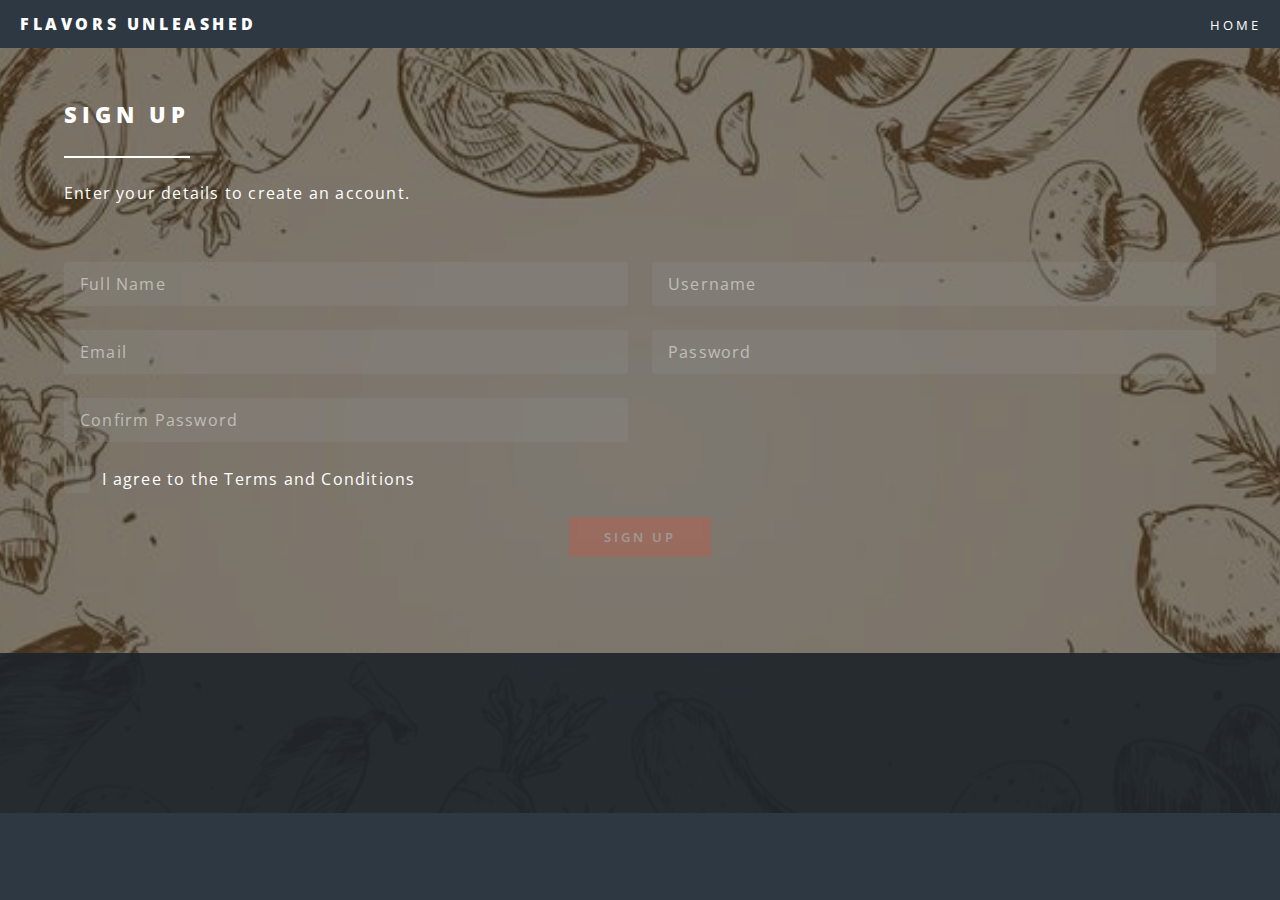
<file: SignUP.html>
<!DOCTYPE HTML>
<html>
<head>
    <title>Sign Up - Flavors Unleashed</title>
    <meta charset="utf-8" />
    <meta name="viewport" content="width=device-width, initial-scale=1" />
    <link rel="stylesheet" href="assets/css/main.css" />
</head>
<body class="landing is-preload">
    <div id="page-wrapper">
        <!-- Header -->
        <header id="header">
            <h1><a href="index.html">Flavors Unleashed</a></h1>
            <nav>
                <ul>
                    <li><a href="index.html">Home</a></li>
                </ul>
            </nav>
        </header>

        <!-- Main -->
        <section id="main" class="wrapper">
            <div class="inner">
                <header class="major special">
                    <h2>Sign Up</h2>
                    <p>Enter your details to create an account.</p>
                </header>
                <form id="signupForm" onsubmit="handleSubmit(event)">
                    <div class="row gtr-uniform">
                        <div class="col-6 col-12-xsmall">
                            <input type="text" name="fullname" id="fullname" placeholder="Full Name" required />
                        </div>
                        <div class="col-6 col-12-xsmall">
                            <input type="text" name="username" id="username" placeholder="Username" required minlength="4"/>
                        </div>
                        <div class="col-6 col-12-xsmall">
                            <input type="email" name="email" id="email" placeholder="Email" required/>
                        </div>
                        <div class="col-6 col-12-xsmall">
                            <input type="password" name="password" id="password" placeholder="Password" required minlength="6"/>
                        </div>
                        <div class="col-6 col-12-xsmall">
                            <input type="password" name="confirm_password" id="confirm_password" placeholder="Confirm Password" required oninput="checkPasswordMatch();"/>
                        </div>
                        <div class="col-12">
                            <input type="checkbox" id="agree" name="agree">
                            <label for="agree">I agree to the Terms and Conditions</label>
                        </div>
                        <div class="col-12">
                            <ul class="actions special">
                                <li><input type="submit" value="Sign Up" class="primary" disabled id="submitBtn"/></li>
                            </ul>
                        </div>
                    </div>
                </form>
            </div>
        </section>

        <!-- Footer -->
        <footer id="footer">
            <!-- Your footer content -->
        </footer>
    </div>

    <!-- Scripts -->
    <script>
        function handleSubmit(event) {
            event.preventDefault(); // Prevents the form from submitting in the usual way
            if (document.getElementById('agree').checked) {
                alert('Details entered correctly!');
                document.getElementById('signupForm').reset(); // Resets the form fields after displaying the alert
                document.getElementById('submitBtn').disabled = true; // Keep submit disabled after reset
            } else {
                alert('You must agree to the terms and conditions.');
            }
        }

        function checkPasswordMatch() {
            const password = document.getElementById('password').value;
            const confirmPassword = document.getElementById('confirm_password').value;
            const submitBtn = document.getElementById('submitBtn');
            submitBtn.disabled = true; // Initially disable the submit button

            if (password === confirmPassword && password.length >= 6) {
                submitBtn.disabled = false; // Enable submit button only if passwords match and are of sufficient length
            } else {
                submitBtn.disabled = true;
            }
        }
    </script>
</body>
</html>
</file>
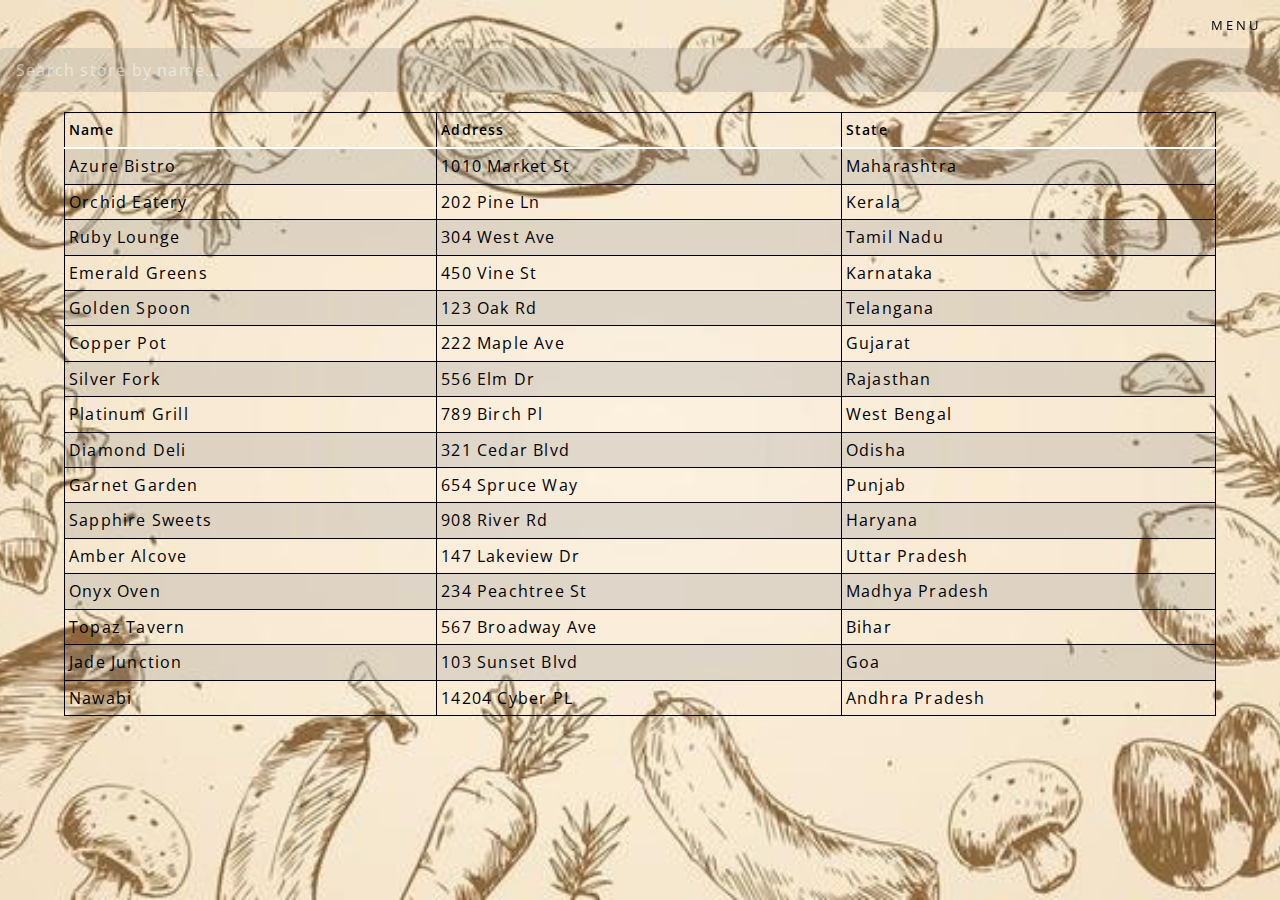
<file: Store.html>
<!DOCTYPE html>
<html lang="en">
<head>
    <meta charset="UTF-8">
    <meta name="viewport" content="width=device-width, initial-scale=1.0">
    <title>Store Locations</title>
    <link rel="stylesheet" href="assets/css/main.css">
    <link rel="stylesheet" href="assets/css/store.css">
</head>
<body>
    <header id="header" class="alt">
        <h1><a href="index.html">Flavors Unleashed</a></h1>
        <nav id="nav">
            <ul>
                <li class="special">
                    <a style="color: black;" href="index.html"><span>Menu</span></a>
                </li>
            </ul>
        </nav>
    </header>
    <div id="page-wrapper">
        <div class="search-container">
            <input type="text" id="searchBar" placeholder="Search store by name...">
        </div>
        <table id="storeTable">
            <thead>
                <tr>
                    <th>Name</th>
                    <th>Address</th>
                    <th>State</th>
                </tr>
            </thead>
            <tbody>
                <!-- Data will be injected by JavaScript -->
            </tbody>
        </table>
    </div>
    <script src="assets/js/Store.js"></script>
</body>
</html>
</file>
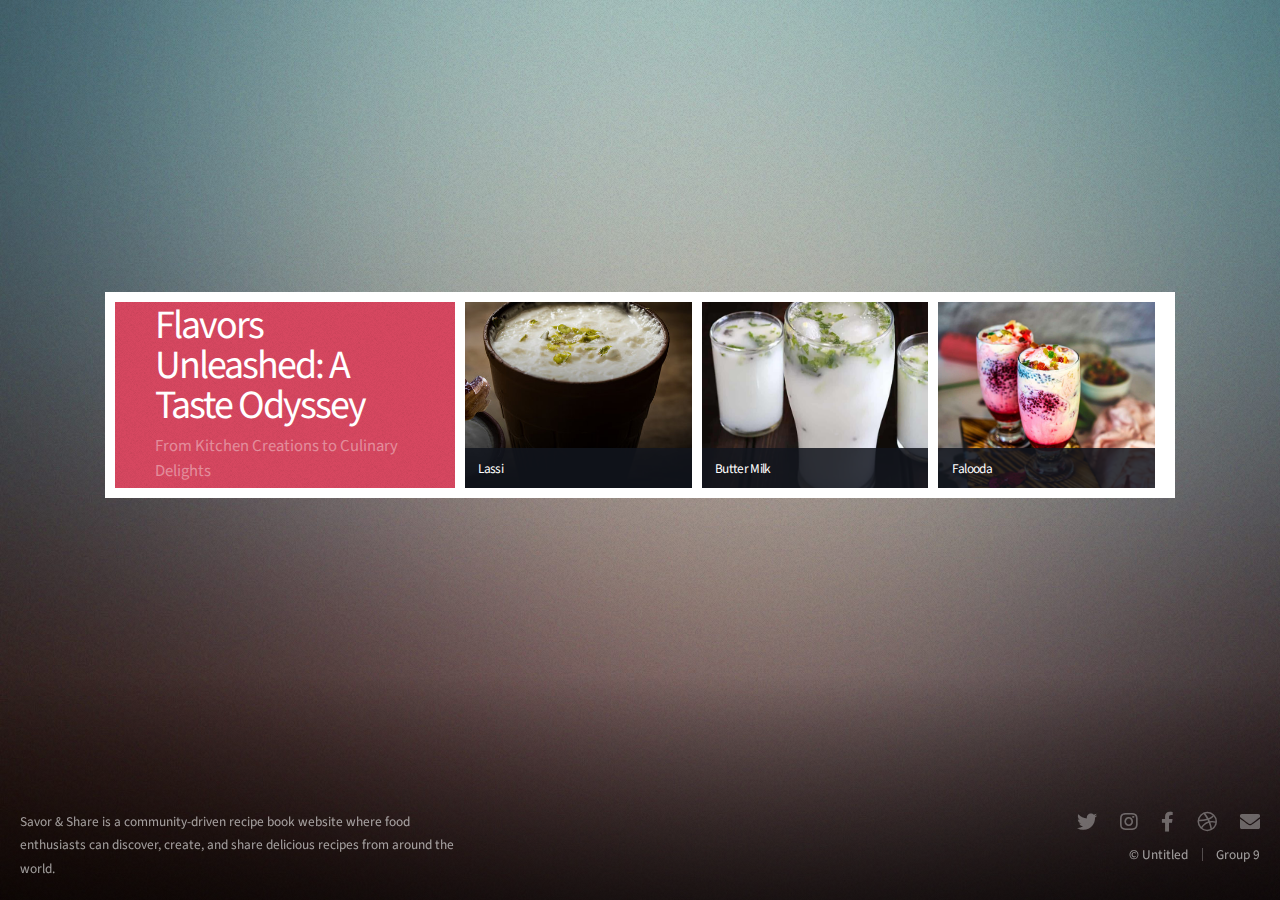
<file: html5up-parallelism/Beverages.html>
<!DOCTYPE HTML>
<html>
	<head>
		<title>Flavors Unleashed: A Taste Odyssey</title>
		<meta charset="utf-8" />
		<meta name="viewport" content="width=device-width, initial-scale=1, user-scalable=yes, maximum-scale=5" />
		<link rel="stylesheet" href="assets/css/main.css" />
		<noscript><link rel="stylesheet" href="assets/css/noscript.css" /></noscript>
	</head>
	<body class="is-preload">

		<!-- Wrapper -->
			<div id="wrapper">

				<!-- Main -->
					<section id="main">

						<!-- Items -->
							<div class="items">

								<div class="item intro span-2">
									<h1>Flavors Unleashed: A Taste Odyssey</h1>
									<p>From Kitchen Creations to Culinary Delights</p>
								</div>

								<article class="item thumb span-1">
									<h2>Lassi</h2>
									<a href="images/Item_Desc/lassi.png" class="image"><img src="images/lasssi_img.jpg" alt=""></a>
								</article>
								<article class="item thumb span-1">
									<h2>Butter Milk</h2>
									<a href="images/Item_Desc/buttermilk.png" class="image"><img src="images/buttermilk_img.jpg" alt=""></a>
								</article>
								<article class="item thumb span-1">
									<h2>Falooda</h2>
									<a href="images/Item_Desc/falooda.png" class="image"><img src="images/falooda_img.jpg" alt=""></a>
								</article>

							</div>

					</section>

				<!-- Footer -->
					<section id="footer">
						<section>
							<p>Savor & Share is a community-driven recipe book website where food enthusiasts can discover, create, and share delicious recipes from around the world.</p>
						</section>
						<section>
							<ul class="icons">
								<li><a href="#" class="icon brands fa-twitter"><span class="label">Twitter</span></a></li>
								<li><a href="#" class="icon brands fa-instagram"><span class="label">Instagram</span></a></li>
								<li><a href="#" class="icon brands fa-facebook-f"><span class="label">Facebook</span></a></li>
								<li><a href="#" class="icon brands fa-dribbble"><span class="label">Dribbble</span></a></li>
								<li><a href="#" class="icon solid fa-envelope"><span class="label">Email</span></a></li>
							</ul>
							<ul class="copyright">
								<li>&copy; Untitled</li><li><p>Group 9</p></li>
							</ul>
						</section>
					</section>

			</div>

		<!-- Scripts -->
			<script src="assets/js/jquery.min.js"></script>
			<script src="assets/js/jquery.poptrox.min.js"></script>
			<script src="assets/js/browser.min.js"></script>
			<script src="assets/js/breakpoints.min.js"></script>
			<script src="assets/js/util.js"></script>
			<script src="assets/js/main.js"></script>

	</body>
</html>
</file>
<file: assets/css/noscript.css>
/*
	Spectral by HTML5 UP
	html5up.net | @ajlkn
	Free for personal and commercial use under the CCA 3.0 license (html5up.net/license)
*/

/* Banner */

	body.is-preload #banner h2 {
		-moz-transform: none;
		-webkit-transform: none;
		-ms-transform: none;
		transform: none;
		opacity: 1;
	}

		body.is-preload #banner h2:before, body.is-preload #banner h2:after {
			width: 100%;
		}

	body.is-preload #banner .more {
		-moz-transform: none;
		-webkit-transform: none;
		-ms-transform: none;
		transform: none;
		opacity: 1;
	}

	body.is-preload #banner:after {
		opacity: 0;
	}
</file>
<file: assets/css/aboutus.css>
.team-member {
    display: flex;
    align-items: center;
    margin-bottom: 20px;
    padding: 20px;
    background-color: #f4f4f4;
}

    .team-member img {
        width: 250px;
        height: 250px;
        margin-right: 20px;
        border: 3px solid #ccc;
        box-shadow: 4px 4px 10px rgba(0,0,0,0.2);
    }

.member-info h2 {
    margin: 0 0 10px 0;
    color: #333;
}

.member-info p {
    margin: 0;
    color: #666;
}

.AboutHeader h1 {
    text-align: center;
    padding: 20px;
    background-color: #333;
    color: #fff;
    padding-top: 50px;
}
</file>
<file: assets/css/Dash.css>
.align-right {
    text-align: right;
    padding-right: 20px;
    color: #ffffff; /* Assuming a dark header based on main.css */
}

.form-section, .recipes-section {
    margin: 20px;
    padding: 20px;
    background: white;
    box-shadow: 0 2px 5px rgba(0,0,0,0.1);
}

input[type="text"], textarea {
    width: 100%;
    padding: 10px;
    margin-bottom: 10px;
    border: 1px solid #ccc;
    box-sizing: border-box;
}

button {
    padding: 10px 20px;
    background-color: #5CACEE;
    color: white;
    border: none;
    cursor: pointer;
}

button:hover {
    background-color: #1E90FF;
}

.recipe-item {
    background: #f0f0f0;
    padding: 10px;
    margin-bottom: 5px;
    border: 1px solid #ddd;
}

.edit-btn, .delete-btn {
    margin-left: 10px;
    background: none;
    border: none;
    color: #FF6347;
    cursor: pointer;
}
</file>
<file: assets/css/store.css>
.search-container {
    margin-bottom: 20px;
    text-align: center;
}

#storeTable {
    width: 90%;
    margin: auto;
    border-collapse: collapse;
    color: black;
}

#storeTable th, #storeTable td {
    border: 1px solid black;
    padding: 4px;
    text-align: left;
}

#page-wrapper {
    background-image: url('../../images/BackG.jpg'); /* Provide the correct path */
    background-size: cover;
    background-position: center;
    background-repeat: no-repeat;
    background-attachment: fixed;
    min-height: 100vh; /* Ensure it covers at least the viewport height */
}

/* Ensure text in the search bar is black */
#searchBar {
    color: black; /* This is actually already set by your inline style, but it's better to keep styling in CSS files */
}

/* Change placeholder color to black in all browsers */
#searchBar::placeholder { /* Chrome, Firefox, Opera, Safari 10.1+ */
    color: black;
    opacity: 1; /* Firefox */
}

#searchBar:-ms-input-placeholder { /* Internet Explorer 10-11 */
    color: black;
}

#searchBar::-ms-input-placeholder { /* Microsoft Edge */
    color: black;
}

/* Ensure text in table headers is black */
#storeTable th {
    color: black; /* Set table header text color to black */
}
</file>
<file: html5up-parallelism/assets/css/noscript.css>
/*
	Parallelism by HTML5 UP
	html5up.net | @ajlkn
	Free for personal and commercial use under the CCA 3.0 license (html5up.net/license)
*/

/* Main */

	#main {
		opacity: 1 !important;
		overflow-x: auto !important;
	}

		#main .item.thumb img {
			opacity: 1 !important;
		}
</file>
<file: assets/css/main.css>
@import url(fontawesome-all.min.css);
@import url("https://fonts.googleapis.com/css?family=Open+Sans:400,400italic,600,600italic,800,800italic");

/*
	Spectral by HTML5 UP
	html5up.net | @ajlkn
	Free for personal and commercial use under the CCA 3.0 license (html5up.net/license)
*/

html, body, div, span, applet, object,
iframe, h1, h2, h3, h4, h5, h6, p, blockquote,
pre, a, abbr, acronym, address, big, cite,
code, del, dfn, em, img, ins, kbd, q, s, samp,
small, strike, strong, sub, sup, tt, var, b,
u, i, center, dl, dt, dd, ol, ul, li, fieldset,
form, label, legend, table, caption, tbody,
tfoot, thead, tr, th, td, article, aside,
canvas, details, embed, figure, figcaption,
footer, header, hgroup, menu, nav, output, ruby,
section, summary, time, mark, audio, video {
	margin: 0;
	padding: 0;
	border: 0;
	font-size: 100%;
	font: inherit;
	vertical-align: baseline;}

article, aside, details, figcaption, figure,
footer, header, hgroup, menu, nav, section {
	display: block;}

body {
	line-height: 1;
}

ol, ul {
	list-style: none;
}

blockquote, q {
	quotes: none;
}

	blockquote:before, blockquote:after, q:before, q:after {
		content: '';
		content: none;
	}

table {
	border-collapse: collapse;
	border-spacing: 0;
}

body {
	-webkit-text-size-adjust: none;
}

mark {
	background-color: transparent;
	color: inherit;
}

input::-moz-focus-inner {
	border: 0;
	padding: 0;
}

input, select, textarea {
	-moz-appearance: none;
	-webkit-appearance: none;
	-ms-appearance: none;
	appearance: none;
}

/* Basic */

	@-ms-viewport {
		width: device-width;
	}

	html {
		box-sizing: border-box;
	}

	*, *:before, *:after {
		box-sizing: inherit;
	}

	body {
		background: #2e3842;
	}

		body.is-preload *, body.is-preload *:before, body.is-preload *:after {
			-moz-animation: none !important;
			-webkit-animation: none !important;
			-ms-animation: none !important;
			animation: none !important;
			-moz-transition: none !important;
			-webkit-transition: none !important;
			-ms-transition: none !important;
			transition: none !important;
		}

	body, input, select, textarea {
		color: #fff;
		font-family: "Open Sans", Helvetica, sans-serif;
		font-size: 15pt;
		font-weight: 400;
		letter-spacing: 0.075em;
		line-height: 1.65em;
	}

		@media screen and (max-width: 1680px) {

			body, input, select, textarea {
				font-size: 13pt;
			}

		}

		@media screen and (max-width: 1280px) {

			body, input, select, textarea {
				font-size: 12pt;
			}

		}

		@media screen and (max-width: 736px) {

			body, input, select, textarea {
				font-size: 11pt;
				letter-spacing: 0.0375em;
			}

		}

	a {
		-moz-transition: color 0.2s ease, border-bottom-color 0.2s ease;
		-webkit-transition: color 0.2s ease, border-bottom-color 0.2s ease;
		-ms-transition: color 0.2s ease, border-bottom-color 0.2s ease;
		transition: color 0.2s ease, border-bottom-color 0.2s ease;
		border-bottom: dotted 1px;
		color: inherit;
		text-decoration: none;
	}

		a:hover {
			border-bottom-color: transparent;
		}

	strong, b {
		color: #fff;
		font-weight: 600;
	}

	em, i {
		font-style: italic;
	}

	p {
		margin: 0 0 2em 0;
	}

	h1, h2, h3, h4, h5, h6 {
		color: #fff;
		font-weight: 800;
		letter-spacing: 0.225em;
		line-height: 1em;
		margin: 0 0 1em 0;
		text-transform: uppercase;
	}

		h1 a, h2 a, h3 a, h4 a, h5 a, h6 a {
			color: inherit;
			text-decoration: none;
		}

	h2 {
		font-size: 1.35em;
		line-height: 1.75em;
	}

		@media screen and (max-width: 736px) {

			h2 {
				font-size: 1.1em;
				line-height: 1.65em;
			}

		}

	h3 {
		font-size: 1.15em;
		line-height: 1.75em;
	}

		@media screen and (max-width: 736px) {

			h3 {
				font-size: 1em;
				line-height: 1.65em;
			}

		}

	h4 {
		font-size: 1em;
		line-height: 1.5em;
	}

	h5 {
		font-size: 0.8em;
		line-height: 1.5em;
	}

	h6 {
		font-size: 0.7em;
		line-height: 1.5em;
	}

	sub {
		font-size: 0.8em;
		position: relative;
		top: 0.5em;
	}

	sup {
		font-size: 0.8em;
		position: relative;
		top: -0.5em;
	}

	hr {
		border: 0;
		border-bottom: solid 2px #fff;
		margin: 3em 0;
	}

		hr.major {
			margin: 4.5em 0;
		}

	blockquote {
		border-left: solid 4px #fff;
		font-style: italic;
		margin: 0 0 2em 0;
		padding: 0.5em 0 0.5em 2em;
	}

	code {
		background: rgba(144, 144, 144, 0.25);
		border-radius: 3px;
		font-family: "Courier New", monospace;
		font-size: 0.9em;
		letter-spacing: 0;
		margin: 0 0.25em;
		padding: 0.25em 0.65em;
	}

	pre {
		-webkit-overflow-scrolling: touch;
		font-family: "Courier New", monospace;
		font-size: 0.9em;
		margin: 0 0 2em 0;
	}

		pre code {
			display: block;
			line-height: 1.75em;
			padding: 1em 1.5em;
			overflow-x: auto;
		}

	.align-left {
		text-align: left;
	}

	.align-center {
		text-align: center;
	}

	.align-right {
		text-align: right;
	}

/* Row */

	.row {
		display: flex;
		flex-wrap: wrap;
		box-sizing: border-box;
		align-items: stretch;
	}

		.row > * {
			box-sizing: border-box;
		}

		.row.gtr-uniform > * > :last-child {
			margin-bottom: 0;
		}

		.row.aln-left {
			justify-content: flex-start;
		}

		.row.aln-center {
			justify-content: center;
		}

		.row.aln-right {
			justify-content: flex-end;
		}

		.row.aln-top {
			align-items: flex-start;
		}

		.row.aln-middle {
			align-items: center;
		}

		.row.aln-bottom {
			align-items: flex-end;
		}

		.row > .imp {
			order: -1;
		}

		.row > .col-1 {
			width: 8.33333%;
		}

		.row > .off-1 {
			margin-left: 8.33333%;
		}

		.row > .col-2 {
			width: 16.66667%;
		}

		.row > .off-2 {
			margin-left: 16.66667%;
		}

		.row > .col-3 {
			width: 25%;
		}

		.row > .off-3 {
			margin-left: 25%;
		}

		.row > .col-4 {
			width: 33.33333%;
		}

		.row > .off-4 {
			margin-left: 33.33333%;
		}

		.row > .col-5 {
			width: 41.66667%;
		}

		.row > .off-5 {
			margin-left: 41.66667%;
		}

		.row > .col-6 {
			width: 50%;
		}

		.row > .off-6 {
			margin-left: 50%;
		}

		.row > .col-7 {
			width: 58.33333%;
		}

		.row > .off-7 {
			margin-left: 58.33333%;
		}

		.row > .col-8 {
			width: 66.66667%;
		}

		.row > .off-8 {
			margin-left: 66.66667%;
		}

		.row > .col-9 {
			width: 75%;
		}

		.row > .off-9 {
			margin-left: 75%;
		}

		.row > .col-10 {
			width: 83.33333%;
		}

		.row > .off-10 {
			margin-left: 83.33333%;
		}

		.row > .col-11 {
			width: 91.66667%;
		}

		.row > .off-11 {
			margin-left: 91.66667%;
		}

		.row > .col-12 {
			width: 100%;
		}

		.row > .off-12 {
			margin-left: 100%;
		}

		.row.gtr-0 {
			margin-top: 0;
			margin-left: 0em;
		}

			.row.gtr-0 > * {
				padding: 0 0 0 0em;
			}

			.row.gtr-0.gtr-uniform {
				margin-top: 0em;
			}

				.row.gtr-0.gtr-uniform > * {
					padding-top: 0em;
				}

		.row.gtr-25 {
			margin-top: 0;
			margin-left: -0.375em;
		}

			.row.gtr-25 > * {
				padding: 0 0 0 0.375em;
			}

			.row.gtr-25.gtr-uniform {
				margin-top: -0.375em;
			}

				.row.gtr-25.gtr-uniform > * {
					padding-top: 0.375em;
				}

		.row.gtr-50 {
			margin-top: 0;
			margin-left: -0.75em;
		}

			.row.gtr-50 > * {
				padding: 0 0 0 0.75em;
			}

			.row.gtr-50.gtr-uniform {
				margin-top: -0.75em;
			}

				.row.gtr-50.gtr-uniform > * {
					padding-top: 0.75em;
				}

		.row {
			margin-top: 0;
			margin-left: -1.5em;
		}

			.row > * {
				padding: 0 0 0 1.5em;
			}

			.row.gtr-uniform {
				margin-top: -1.5em;
			}

				.row.gtr-uniform > * {
					padding-top: 1.5em;
				}

		.row.gtr-150 {
			margin-top: 0;
			margin-left: -2.25em;
		}

			.row.gtr-150 > * {
				padding: 0 0 0 2.25em;
			}

			.row.gtr-150.gtr-uniform {
				margin-top: -2.25em;
			}

				.row.gtr-150.gtr-uniform > * {
					padding-top: 2.25em;
				}

		.row.gtr-200 {
			margin-top: 0;
			margin-left: -3em;
		}

			.row.gtr-200 > * {
				padding: 0 0 0 3em;
			}

			.row.gtr-200.gtr-uniform {
				margin-top: -3em;
			}

				.row.gtr-200.gtr-uniform > * {
					padding-top: 3em;
				}

		@media screen and (max-width: 1680px) {

			.row {
				display: flex;
				flex-wrap: wrap;
				box-sizing: border-box;
				align-items: stretch;
			}

				.row > * {
					box-sizing: border-box;
				}

				.row.gtr-uniform > * > :last-child {
					margin-bottom: 0;
				}

				.row.aln-left {
					justify-content: flex-start;
				}

				.row.aln-center {
					justify-content: center;
				}

				.row.aln-right {
					justify-content: flex-end;
				}

				.row.aln-top {
					align-items: flex-start;
				}

				.row.aln-middle {
					align-items: center;
				}

				.row.aln-bottom {
					align-items: flex-end;
				}

				.row > .imp-xlarge {
					order: -1;
				}

				.row > .col-1-xlarge {
					width: 8.33333%;
				}

				.row > .off-1-xlarge {
					margin-left: 8.33333%;
				}

				.row > .col-2-xlarge {
					width: 16.66667%;
				}

				.row > .off-2-xlarge {
					margin-left: 16.66667%;
				}

				.row > .col-3-xlarge {
					width: 25%;
				}

				.row > .off-3-xlarge {
					margin-left: 25%;
				}

				.row > .col-4-xlarge {
					width: 33.33333%;
				}

				.row > .off-4-xlarge {
					margin-left: 33.33333%;
				}

				.row > .col-5-xlarge {
					width: 41.66667%;
				}

				.row > .off-5-xlarge {
					margin-left: 41.66667%;
				}

				.row > .col-6-xlarge {
					width: 50%;
				}

				.row > .off-6-xlarge {
					margin-left: 50%;
				}

				.row > .col-7-xlarge {
					width: 58.33333%;
				}

				.row > .off-7-xlarge {
					margin-left: 58.33333%;
				}

				.row > .col-8-xlarge {
					width: 66.66667%;
				}

				.row > .off-8-xlarge {
					margin-left: 66.66667%;
				}

				.row > .col-9-xlarge {
					width: 75%;
				}

				.row > .off-9-xlarge {
					margin-left: 75%;
				}

				.row > .col-10-xlarge {
					width: 83.33333%;
				}

				.row > .off-10-xlarge {
					margin-left: 83.33333%;
				}

				.row > .col-11-xlarge {
					width: 91.66667%;
				}

				.row > .off-11-xlarge {
					margin-left: 91.66667%;
				}

				.row > .col-12-xlarge {
					width: 100%;
				}

				.row > .off-12-xlarge {
					margin-left: 100%;
				}

				.row.gtr-0 {
					margin-top: 0;
					margin-left: 0em;
				}

					.row.gtr-0 > * {
						padding: 0 0 0 0em;
					}

					.row.gtr-0.gtr-uniform {
						margin-top: 0em;
					}

						.row.gtr-0.gtr-uniform > * {
							padding-top: 0em;
						}

				.row.gtr-25 {
					margin-top: 0;
					margin-left: -0.375em;
				}

					.row.gtr-25 > * {
						padding: 0 0 0 0.375em;
					}

					.row.gtr-25.gtr-uniform {
						margin-top: -0.375em;
					}

						.row.gtr-25.gtr-uniform > * {
							padding-top: 0.375em;
						}

				.row.gtr-50 {
					margin-top: 0;
					margin-left: -0.75em;
				}

					.row.gtr-50 > * {
						padding: 0 0 0 0.75em;
					}

					.row.gtr-50.gtr-uniform {
						margin-top: -0.75em;
					}

						.row.gtr-50.gtr-uniform > * {
							padding-top: 0.75em;
						}

				.row {
					margin-top: 0;
					margin-left: -1.5em;
				}

					.row > * {
						padding: 0 0 0 1.5em;
					}

					.row.gtr-uniform {
						margin-top: -1.5em;
					}

						.row.gtr-uniform > * {
							padding-top: 1.5em;
						}

				.row.gtr-150 {
					margin-top: 0;
					margin-left: -2.25em;
				}

					.row.gtr-150 > * {
						padding: 0 0 0 2.25em;
					}

					.row.gtr-150.gtr-uniform {
						margin-top: -2.25em;
					}

						.row.gtr-150.gtr-uniform > * {
							padding-top: 2.25em;
						}

				.row.gtr-200 {
					margin-top: 0;
					margin-left: -3em;
				}

					.row.gtr-200 > * {
						padding: 0 0 0 3em;
					}

					.row.gtr-200.gtr-uniform {
						margin-top: -3em;
					}

						.row.gtr-200.gtr-uniform > * {
							padding-top: 3em;
						}

		}

		@media screen and (max-width: 1280px) {

			.row {
				display: flex;
				flex-wrap: wrap;
				box-sizing: border-box;
				align-items: stretch;
			}

				.row > * {
					box-sizing: border-box;
				}

				.row.gtr-uniform > * > :last-child {
					margin-bottom: 0;
				}

				.row.aln-left {
					justify-content: flex-start;
				}

				.row.aln-center {
					justify-content: center;
				}

				.row.aln-right {
					justify-content: flex-end;
				}

				.row.aln-top {
					align-items: flex-start;
				}

				.row.aln-middle {
					align-items: center;
				}

				.row.aln-bottom {
					align-items: flex-end;
				}

				.row > .imp-large {
					order: -1;
				}

				.row > .col-1-large {
					width: 8.33333%;
				}

				.row > .off-1-large {
					margin-left: 8.33333%;
				}

				.row > .col-2-large {
					width: 16.66667%;
				}

				.row > .off-2-large {
					margin-left: 16.66667%;
				}

				.row > .col-3-large {
					width: 25%;
				}

				.row > .off-3-large {
					margin-left: 25%;
				}

				.row > .col-4-large {
					width: 33.33333%;
				}

				.row > .off-4-large {
					margin-left: 33.33333%;
				}

				.row > .col-5-large {
					width: 41.66667%;
				}

				.row > .off-5-large {
					margin-left: 41.66667%;
				}

				.row > .col-6-large {
					width: 50%;
				}

				.row > .off-6-large {
					margin-left: 50%;
				}

				.row > .col-7-large {
					width: 58.33333%;
				}

				.row > .off-7-large {
					margin-left: 58.33333%;
				}

				.row > .col-8-large {
					width: 66.66667%;
				}

				.row > .off-8-large {
					margin-left: 66.66667%;
				}

				.row > .col-9-large {
					width: 75%;
				}

				.row > .off-9-large {
					margin-left: 75%;
				}

				.row > .col-10-large {
					width: 83.33333%;
				}

				.row > .off-10-large {
					margin-left: 83.33333%;
				}

				.row > .col-11-large {
					width: 91.66667%;
				}

				.row > .off-11-large {
					margin-left: 91.66667%;
				}

				.row > .col-12-large {
					width: 100%;
				}

				.row > .off-12-large {
					margin-left: 100%;
				}

				.row.gtr-0 {
					margin-top: 0;
					margin-left: 0em;
				}

					.row.gtr-0 > * {
						padding: 0 0 0 0em;
					}

					.row.gtr-0.gtr-uniform {
						margin-top: 0em;
					}

						.row.gtr-0.gtr-uniform > * {
							padding-top: 0em;
						}

				.row.gtr-25 {
					margin-top: 0;
					margin-left: -0.375em;
				}

					.row.gtr-25 > * {
						padding: 0 0 0 0.375em;
					}

					.row.gtr-25.gtr-uniform {
						margin-top: -0.375em;
					}

						.row.gtr-25.gtr-uniform > * {
							padding-top: 0.375em;
						}

				.row.gtr-50 {
					margin-top: 0;
					margin-left: -0.75em;
				}

					.row.gtr-50 > * {
						padding: 0 0 0 0.75em;
					}

					.row.gtr-50.gtr-uniform {
						margin-top: -0.75em;
					}

						.row.gtr-50.gtr-uniform > * {
							padding-top: 0.75em;
						}

				.row {
					margin-top: 0;
					margin-left: -1.5em;
				}

					.row > * {
						padding: 0 0 0 1.5em;
					}

					.row.gtr-uniform {
						margin-top: -1.5em;
					}

						.row.gtr-uniform > * {
							padding-top: 1.5em;
						}

				.row.gtr-150 {
					margin-top: 0;
					margin-left: -2.25em;
				}

					.row.gtr-150 > * {
						padding: 0 0 0 2.25em;
					}

					.row.gtr-150.gtr-uniform {
						margin-top: -2.25em;
					}

						.row.gtr-150.gtr-uniform > * {
							padding-top: 2.25em;
						}

				.row.gtr-200 {
					margin-top: 0;
					margin-left: -3em;
				}

					.row.gtr-200 > * {
						padding: 0 0 0 3em;
					}

					.row.gtr-200.gtr-uniform {
						margin-top: -3em;
					}

						.row.gtr-200.gtr-uniform > * {
							padding-top: 3em;
						}

		}

		@media screen and (max-width: 980px) {

			.row {
				display: flex;
				flex-wrap: wrap;
				box-sizing: border-box;
				align-items: stretch;
			}

				.row > * {
					box-sizing: border-box;
				}

				.row.gtr-uniform > * > :last-child {
					margin-bottom: 0;
				}

				.row.aln-left {
					justify-content: flex-start;
				}

				.row.aln-center {
					justify-content: center;
				}

				.row.aln-right {
					justify-content: flex-end;
				}

				.row.aln-top {
					align-items: flex-start;
				}

				.row.aln-middle {
					align-items: center;
				}

				.row.aln-bottom {
					align-items: flex-end;
				}

				.row > .imp-medium {
					order: -1;
				}

				.row > .col-1-medium {
					width: 8.33333%;
				}

				.row > .off-1-medium {
					margin-left: 8.33333%;
				}

				.row > .col-2-medium {
					width: 16.66667%;
				}

				.row > .off-2-medium {
					margin-left: 16.66667%;
				}

				.row > .col-3-medium {
					width: 25%;
				}

				.row > .off-3-medium {
					margin-left: 25%;
				}

				.row > .col-4-medium {
					width: 33.33333%;
				}

				.row > .off-4-medium {
					margin-left: 33.33333%;
				}

				.row > .col-5-medium {
					width: 41.66667%;
				}

				.row > .off-5-medium {
					margin-left: 41.66667%;
				}

				.row > .col-6-medium {
					width: 50%;
				}

				.row > .off-6-medium {
					margin-left: 50%;
				}

				.row > .col-7-medium {
					width: 58.33333%;
				}

				.row > .off-7-medium {
					margin-left: 58.33333%;
				}

				.row > .col-8-medium {
					width: 66.66667%;
				}

				.row > .off-8-medium {
					margin-left: 66.66667%;
				}

				.row > .col-9-medium {
					width: 75%;
				}

				.row > .off-9-medium {
					margin-left: 75%;
				}

				.row > .col-10-medium {
					width: 83.33333%;
				}

				.row > .off-10-medium {
					margin-left: 83.33333%;
				}

				.row > .col-11-medium {
					width: 91.66667%;
				}

				.row > .off-11-medium {
					margin-left: 91.66667%;
				}

				.row > .col-12-medium {
					width: 100%;
				}

				.row > .off-12-medium {
					margin-left: 100%;
				}

				.row.gtr-0 {
					margin-top: 0;
					margin-left: 0em;
				}

					.row.gtr-0 > * {
						padding: 0 0 0 0em;
					}

					.row.gtr-0.gtr-uniform {
						margin-top: 0em;
					}

						.row.gtr-0.gtr-uniform > * {
							padding-top: 0em;
						}

				.row.gtr-25 {
					margin-top: 0;
					margin-left: -0.375em;
				}

					.row.gtr-25 > * {
						padding: 0 0 0 0.375em;
					}

					.row.gtr-25.gtr-uniform {
						margin-top: -0.375em;
					}

						.row.gtr-25.gtr-uniform > * {
							padding-top: 0.375em;
						}

				.row.gtr-50 {
					margin-top: 0;
					margin-left: -0.75em;
				}

					.row.gtr-50 > * {
						padding: 0 0 0 0.75em;
					}

					.row.gtr-50.gtr-uniform {
						margin-top: -0.75em;
					}

						.row.gtr-50.gtr-uniform > * {
							padding-top: 0.75em;
						}

				.row {
					margin-top: 0;
					margin-left: -1.5em;
				}

					.row > * {
						padding: 0 0 0 1.5em;
					}

					.row.gtr-uniform {
						margin-top: -1.5em;
					}

						.row.gtr-uniform > * {
							padding-top: 1.5em;
						}

				.row.gtr-150 {
					margin-top: 0;
					margin-left: -2.25em;
				}

					.row.gtr-150 > * {
						padding: 0 0 0 2.25em;
					}

					.row.gtr-150.gtr-uniform {
						margin-top: -2.25em;
					}

						.row.gtr-150.gtr-uniform > * {
							padding-top: 2.25em;
						}

				.row.gtr-200 {
					margin-top: 0;
					margin-left: -3em;
				}

					.row.gtr-200 > * {
						padding: 0 0 0 3em;
					}

					.row.gtr-200.gtr-uniform {
						margin-top: -3em;
					}

						.row.gtr-200.gtr-uniform > * {
							padding-top: 3em;
						}

		}

		@media screen and (max-width: 736px) {

			.row {
				display: flex;
				flex-wrap: wrap;
				box-sizing: border-box;
				align-items: stretch;
			}

				.row > * {
					box-sizing: border-box;
				}

				.row.gtr-uniform > * > :last-child {
					margin-bottom: 0;
				}

				.row.aln-left {
					justify-content: flex-start;
				}

				.row.aln-center {
					justify-content: center;
				}

				.row.aln-right {
					justify-content: flex-end;
				}

				.row.aln-top {
					align-items: flex-start;
				}

				.row.aln-middle {
					align-items: center;
				}

				.row.aln-bottom {
					align-items: flex-end;
				}

				.row > .imp-small {
					order: -1;
				}

				.row > .col-1-small {
					width: 8.33333%;
				}

				.row > .off-1-small {
					margin-left: 8.33333%;
				}

				.row > .col-2-small {
					width: 16.66667%;
				}

				.row > .off-2-small {
					margin-left: 16.66667%;
				}

				.row > .col-3-small {
					width: 25%;
				}

				.row > .off-3-small {
					margin-left: 25%;
				}

				.row > .col-4-small {
					width: 33.33333%;
				}

				.row > .off-4-small {
					margin-left: 33.33333%;
				}

				.row > .col-5-small {
					width: 41.66667%;
				}

				.row > .off-5-small {
					margin-left: 41.66667%;
				}

				.row > .col-6-small {
					width: 50%;
				}

				.row > .off-6-small {
					margin-left: 50%;
				}

				.row > .col-7-small {
					width: 58.33333%;
				}

				.row > .off-7-small {
					margin-left: 58.33333%;
				}

				.row > .col-8-small {
					width: 66.66667%;
				}

				.row > .off-8-small {
					margin-left: 66.66667%;
				}

				.row > .col-9-small {
					width: 75%;
				}

				.row > .off-9-small {
					margin-left: 75%;
				}

				.row > .col-10-small {
					width: 83.33333%;
				}

				.row > .off-10-small {
					margin-left: 83.33333%;
				}

				.row > .col-11-small {
					width: 91.66667%;
				}

				.row > .off-11-small {
					margin-left: 91.66667%;
				}

				.row > .col-12-small {
					width: 100%;
				}

				.row > .off-12-small {
					margin-left: 100%;
				}

				.row.gtr-0 {
					margin-top: 0;
					margin-left: 0em;
				}

					.row.gtr-0 > * {
						padding: 0 0 0 0em;
					}

					.row.gtr-0.gtr-uniform {
						margin-top: 0em;
					}

						.row.gtr-0.gtr-uniform > * {
							padding-top: 0em;
						}

				.row.gtr-25 {
					margin-top: 0;
					margin-left: -0.375em;
				}

					.row.gtr-25 > * {
						padding: 0 0 0 0.375em;
					}

					.row.gtr-25.gtr-uniform {
						margin-top: -0.375em;
					}

						.row.gtr-25.gtr-uniform > * {
							padding-top: 0.375em;
						}

				.row.gtr-50 {
					margin-top: 0;
					margin-left: -0.75em;
				}

					.row.gtr-50 > * {
						padding: 0 0 0 0.75em;
					}

					.row.gtr-50.gtr-uniform {
						margin-top: -0.75em;
					}

						.row.gtr-50.gtr-uniform > * {
							padding-top: 0.75em;
						}

				.row {
					margin-top: 0;
					margin-left: -1.5em;
				}

					.row > * {
						padding: 0 0 0 1.5em;
					}

					.row.gtr-uniform {
						margin-top: -1.5em;
					}

						.row.gtr-uniform > * {
							padding-top: 1.5em;
						}

				.row.gtr-150 {
					margin-top: 0;
					margin-left: -2.25em;
				}

					.row.gtr-150 > * {
						padding: 0 0 0 2.25em;
					}

					.row.gtr-150.gtr-uniform {
						margin-top: -2.25em;
					}

						.row.gtr-150.gtr-uniform > * {
							padding-top: 2.25em;
						}

				.row.gtr-200 {
					margin-top: 0;
					margin-left: -3em;
				}

					.row.gtr-200 > * {
						padding: 0 0 0 3em;
					}

					.row.gtr-200.gtr-uniform {
						margin-top: -3em;
					}

						.row.gtr-200.gtr-uniform > * {
							padding-top: 3em;
						}

		}

		@media screen and (max-width: 480px) {

			.row {
				display: flex;
				flex-wrap: wrap;
				box-sizing: border-box;
				align-items: stretch;
			}

				.row > * {
					box-sizing: border-box;
				}

				.row.gtr-uniform > * > :last-child {
					margin-bottom: 0;
				}

				.row.aln-left {
					justify-content: flex-start;
				}

				.row.aln-center {
					justify-content: center;
				}

				.row.aln-right {
					justify-content: flex-end;
				}

				.row.aln-top {
					align-items: flex-start;
				}

				.row.aln-middle {
					align-items: center;
				}

				.row.aln-bottom {
					align-items: flex-end;
				}

				.row > .imp-xsmall {
					order: -1;
				}

				.row > .col-1-xsmall {
					width: 8.33333%;
				}

				.row > .off-1-xsmall {
					margin-left: 8.33333%;
				}

				.row > .col-2-xsmall {
					width: 16.66667%;
				}

				.row > .off-2-xsmall {
					margin-left: 16.66667%;
				}

				.row > .col-3-xsmall {
					width: 25%;
				}

				.row > .off-3-xsmall {
					margin-left: 25%;
				}

				.row > .col-4-xsmall {
					width: 33.33333%;
				}

				.row > .off-4-xsmall {
					margin-left: 33.33333%;
				}

				.row > .col-5-xsmall {
					width: 41.66667%;
				}

				.row > .off-5-xsmall {
					margin-left: 41.66667%;
				}

				.row > .col-6-xsmall {
					width: 50%;
				}

				.row > .off-6-xsmall {
					margin-left: 50%;
				}

				.row > .col-7-xsmall {
					width: 58.33333%;
				}

				.row > .off-7-xsmall {
					margin-left: 58.33333%;
				}

				.row > .col-8-xsmall {
					width: 66.66667%;
				}

				.row > .off-8-xsmall {
					margin-left: 66.66667%;
				}

				.row > .col-9-xsmall {
					width: 75%;
				}

				.row > .off-9-xsmall {
					margin-left: 75%;
				}

				.row > .col-10-xsmall {
					width: 83.33333%;
				}

				.row > .off-10-xsmall {
					margin-left: 83.33333%;
				}

				.row > .col-11-xsmall {
					width: 91.66667%;
				}

				.row > .off-11-xsmall {
					margin-left: 91.66667%;
				}

				.row > .col-12-xsmall {
					width: 100%;
				}

				.row > .off-12-xsmall {
					margin-left: 100%;
				}

				.row.gtr-0 {
					margin-top: 0;
					margin-left: 0em;
				}

					.row.gtr-0 > * {
						padding: 0 0 0 0em;
					}

					.row.gtr-0.gtr-uniform {
						margin-top: 0em;
					}

						.row.gtr-0.gtr-uniform > * {
							padding-top: 0em;
						}

				.row.gtr-25 {
					margin-top: 0;
					margin-left: -0.375em;
				}

					.row.gtr-25 > * {
						padding: 0 0 0 0.375em;
					}

					.row.gtr-25.gtr-uniform {
						margin-top: -0.375em;
					}

						.row.gtr-25.gtr-uniform > * {
							padding-top: 0.375em;
						}

				.row.gtr-50 {
					margin-top: 0;
					margin-left: -0.75em;
				}

					.row.gtr-50 > * {
						padding: 0 0 0 0.75em;
					}

					.row.gtr-50.gtr-uniform {
						margin-top: -0.75em;
					}

						.row.gtr-50.gtr-uniform > * {
							padding-top: 0.75em;
						}

				.row {
					margin-top: 0;
					margin-left: -1.5em;
				}

					.row > * {
						padding: 0 0 0 1.5em;
					}

					.row.gtr-uniform {
						margin-top: -1.5em;
					}

						.row.gtr-uniform > * {
							padding-top: 1.5em;
						}

				.row.gtr-150 {
					margin-top: 0;
					margin-left: -2.25em;
				}

					.row.gtr-150 > * {
						padding: 0 0 0 2.25em;
					}

					.row.gtr-150.gtr-uniform {
						margin-top: -2.25em;
					}

						.row.gtr-150.gtr-uniform > * {
							padding-top: 2.25em;
						}

				.row.gtr-200 {
					margin-top: 0;
					margin-left: -3em;
				}

					.row.gtr-200 > * {
						padding: 0 0 0 3em;
					}

					.row.gtr-200.gtr-uniform {
						margin-top: -3em;
					}

						.row.gtr-200.gtr-uniform > * {
							padding-top: 3em;
						}

		}

/* Section/Article */

	section.special, article.special {
		text-align: center;
	}

	header p {
		color: rgba(255, 255, 255, 0.5);
		position: relative;
		top: -0.25em;
	}

	header h3 + p {
		font-size: 1.1em;
	}

	header h4 + p,
	header h5 + p,
	header h6 + p {
		font-size: 0.9em;
	}

	header.major {
		margin: 0 0 3.5em 0;
	}

		header.major h2, header.major h3, header.major h4, header.major h5, header.major h6 {
			border-bottom: solid 2px #fff;
			display: inline-block;
			padding-bottom: 1em;
			position: relative;
		}

			header.major h2:after, header.major h3:after, header.major h4:after, header.major h5:after, header.major h6:after {
				content: '';
				display: block;
				height: 1px;
			}

		header.major p {
			color: #fff;
			top: 0;
		}

		@media screen and (max-width: 736px) {

			header.major {
				margin: 0 0 2em 0;
			}

		}

	@media screen and (max-width: 980px) {

		header br {
			display: none;
		}

	}

/* Form */

	form {
		margin: 0 0 2em 0;
	}

	label {
		color: #fff;
		display: block;
		font-size: 0.9em;
		font-weight: 600;
		margin: 0 0 1em 0;
	}

	input[type="text"],
	input[type="password"],
	input[type="email"],
	select,
	textarea {
		-moz-appearance: none;
		-webkit-appearance: none;
		-ms-appearance: none;
		appearance: none;
		background-color: rgba(144, 144, 144, 0.25);
		border-radius: 3px;
		border: none;
		color: inherit;
		display: block;
		outline: 0;
		padding: 0 1em;
		text-decoration: none;
		width: 100%;
	}

		input[type="text"]:invalid,
		input[type="password"]:invalid,
		input[type="email"]:invalid,
		select:invalid,
		textarea:invalid {
			box-shadow: none;
		}

		input[type="text"]:focus,
		input[type="password"]:focus,
		input[type="email"]:focus,
		select:focus,
		textarea:focus {
			box-shadow: 0 0 0 2px #21b2a6;
		}

	select {
		background-size: 1.25em;
		background-repeat: no-repeat;
		background-position: calc(100% - 1em) center;
		height: 2.75em;
		padding-right: 2.75em;
		text-overflow: ellipsis;
	}

		select:focus::-ms-value {
			background-color: transparent;
		}

		select::-ms-expand {
			display: none;
		}

	input[type="text"],
	input[type="password"],
	input[type="email"],
	select {
		height: 2.75em;
	}

	textarea {
		padding: 0.75em 1em;
	}

	input[type="checkbox"],
	input[type="radio"] {
		-moz-appearance: none;
		-webkit-appearance: none;
		-ms-appearance: none;
		appearance: none;
		display: block;
		float: left;
		margin-right: -2em;
		opacity: 0;
		width: 1em;
		z-index: -1;
	}

		input[type="checkbox"] + label,
		input[type="radio"] + label {
			text-decoration: none;
			color: #fff;
			cursor: pointer;
			display: inline-block;
			font-size: 1em;
			font-weight: 400;
			padding-left: 2.4em;
			padding-right: 0.75em;
			position: relative;
		}

			input[type="checkbox"] + label:before,
			input[type="radio"] + label:before {
				-moz-osx-font-smoothing: grayscale;
				-webkit-font-smoothing: antialiased;
				display: inline-block;
				font-style: normal;
				font-variant: normal;
				text-rendering: auto;
				line-height: 1;
				text-transform: none !important;
				font-family: 'Font Awesome 5 Free';
				font-weight: 900;
			}

			input[type="checkbox"] + label:before,
			input[type="radio"] + label:before {
				background: rgba(144, 144, 144, 0.25);
				border-radius: 3px;
				content: '';
				display: inline-block;
				font-size: 0.8em;
				height: 2.0625em;
				left: 0;
				line-height: 2.0625em;
				position: absolute;
				text-align: center;
				top: 0;
				width: 2.0625em;
			}

		input[type="checkbox"]:checked + label:before,
		input[type="radio"]:checked + label:before {
			background: #2e3842;
			color: #fff;
			content: '\f00c';
		}

		input[type="checkbox"]:focus + label:before,
		input[type="radio"]:focus + label:before {
			box-shadow: 0 0 0 2px #21b2a6;
		}

	input[type="checkbox"] + label:before {
		border-radius: 3px;
	}

	input[type="radio"] + label:before {
		border-radius: 100%;
	}

	::-webkit-input-placeholder {
		color: rgba(255, 255, 255, 0.5) !important;
		opacity: 1.0;
	}

	:-moz-placeholder {
		color: rgba(255, 255, 255, 0.5) !important;
		opacity: 1.0;
	}

	::-moz-placeholder {
		color: rgba(255, 255, 255, 0.5) !important;
		opacity: 1.0;
	}

	:-ms-input-placeholder {
		color: rgba(255, 255, 255, 0.5) !important;
		opacity: 1.0;
	}

/* Box */

	.box {
		border-radius: 3px;
		border: solid 2px #fff;
		margin-bottom: 2em;
		padding: 1.5em;
	}

		.box > :last-child,
		.box > :last-child > :last-child,
		.box > :last-child > :last-child > :last-child {
			margin-bottom: 0;
		}

		.box.alt {
			border: 0;
			border-radius: 0;
			padding: 0;
		}

/* Icon */

	.icon {
		text-decoration: none;
		border-bottom: none;
		position: relative;
	}

		.icon:before {
			-moz-osx-font-smoothing: grayscale;
			-webkit-font-smoothing: antialiased;
			display: inline-block;
			font-style: normal;
			font-variant: normal;
			text-rendering: auto;
			line-height: 1;
			text-transform: none !important;
			font-family: 'Font Awesome 5 Free';
			font-weight: 400;
		}

		.icon > .label {
			display: none;
		}

		.icon:before {
			line-height: inherit;
		}

		.icon.solid:before {
			font-weight: 900;
		}

		.icon.brands:before {
			font-family: 'Font Awesome 5 Brands';
		}

		.icon.major {
			-moz-transform: rotate(-45deg);
			-webkit-transform: rotate(-45deg);
			-ms-transform: rotate(-45deg);
			transform: rotate(-45deg);
			border-radius: 3px;
			border: solid 2px #fff;
			display: inline-block;
			font-size: 1.35em;
			height: calc(3em + 2px);
			line-height: 3em;
			text-align: center;
			width: calc(3em + 2px);
		}

			.icon.major:before {
				-moz-transform: rotate(45deg);
				-webkit-transform: rotate(45deg);
				-ms-transform: rotate(45deg);
				transform: rotate(45deg);
				display: inline-block;
				font-size: 1.5em;
			}

			@media screen and (max-width: 736px) {

				.icon.major {
					font-size: 1em;
				}

			}

		.icon.style1 {
			color: #00ffcc;
		}

		.icon.style2 {
			color: #00f0ff;
		}

		.icon.style3 {
			color: #76ddff;
		}

/* Image */

	.image {
		border-radius: 3px;
		border: 0;
		display: inline-block;
		position: relative;
	}

		.image img {
			border-radius: 3px;
			display: block;
		}

		.image.left {
			float: left;
			margin: 0 2em 2em 0;
			top: 0.25em;
		}

		.image.right {
			float: right;
			margin: 0 0 2em 2em;
			top: 0.25em;
		}

		.image.left, .image.right {
			max-width: 40%;
		}

			.image.left img, .image.right img {
				width: 100%;
			}

		.image.fit {
			display: block;
			margin: 0 0 2em 0;
			width: 100%;
		}

			.image.fit img {
				width: 100%;
			}

/* List */

	ol {
		list-style: decimal;
		margin: 0 0 2em 0;
		padding-left: 1.25em;
	}

		ol li {
			padding-left: 0.25em;
		}

	ul {
		list-style: disc;
		margin: 0 0 2em 0;
		padding-left: 1em;
	}

		ul li {
			padding-left: 0.5em;
		}

		ul.alt {
			list-style: none;
			padding-left: 0;
		}

			ul.alt li {
				border-top: solid 1px #fff;
				padding: 0.5em 0;
			}

				ul.alt li:first-child {
					border-top: 0;
					padding-top: 0;
				}

	dl {
		margin: 0 0 2em 0;
	}

/* Actions */

	ul.actions {
		display: -moz-flex;
		display: -webkit-flex;
		display: -ms-flex;
		display: flex;
		cursor: default;
		list-style: none;
		margin-left: -1em;
		padding-left: 0;
	}

		ul.actions li {
			padding: 0 0 0 1em;
			vertical-align: middle;
		}

		ul.actions.special {
			-moz-justify-content: center;
			-webkit-justify-content: center;
			-ms-justify-content: center;
			justify-content: center;
			width: 100%;
			margin-left: 0;
		}

			ul.actions.special li:first-child {
				padding-left: 0;
			}

		ul.actions.stacked {
			-moz-flex-direction: column;
			-webkit-flex-direction: column;
			-ms-flex-direction: column;
			flex-direction: column;
			margin-left: 0;
		}

			ul.actions.stacked li {
				padding: 1em 0 0 0;
			}

				ul.actions.stacked li:first-child {
					padding-top: 0;
				}

		ul.actions.fit {
			width: calc(100% + 1em);
		}

			ul.actions.fit li {
				-moz-flex-grow: 1;
				-webkit-flex-grow: 1;
				-ms-flex-grow: 1;
				flex-grow: 1;
				-moz-flex-shrink: 1;
				-webkit-flex-shrink: 1;
				-ms-flex-shrink: 1;
				flex-shrink: 1;
				width: 100%;
			}

				ul.actions.fit li > * {
					width: 100%;
				}

			ul.actions.fit.stacked {
				width: 100%;
			}

		@media screen and (max-width: 480px) {

			ul.actions:not(.fixed) {
				-moz-flex-direction: column;
				-webkit-flex-direction: column;
				-ms-flex-direction: column;
				flex-direction: column;
				margin-left: 0;
				width: 100% !important;
			}

				ul.actions:not(.fixed) li {
					-moz-flex-grow: 1;
					-webkit-flex-grow: 1;
					-ms-flex-grow: 1;
					flex-grow: 1;
					-moz-flex-shrink: 1;
					-webkit-flex-shrink: 1;
					-ms-flex-shrink: 1;
					flex-shrink: 1;
					padding: 1em 0 0 0;
					text-align: center;
					width: 100%;
				}

					ul.actions:not(.fixed) li > * {
						width: 100%;
					}

					ul.actions:not(.fixed) li:first-child {
						padding-top: 0;
					}

					ul.actions:not(.fixed) li input[type="submit"],
					ul.actions:not(.fixed) li input[type="reset"],
					ul.actions:not(.fixed) li input[type="button"],
					ul.actions:not(.fixed) li button,
					ul.actions:not(.fixed) li .button {
						width: 100%;
					}

						ul.actions:not(.fixed) li input[type="submit"].icon:before,
						ul.actions:not(.fixed) li input[type="reset"].icon:before,
						ul.actions:not(.fixed) li input[type="button"].icon:before,
						ul.actions:not(.fixed) li button.icon:before,
						ul.actions:not(.fixed) li .button.icon:before {
							margin-left: -0.5em;
						}

		}

/* Icons */

	ul.icons {
		cursor: default;
		list-style: none;
		padding-left: 0;
	}

		ul.icons li {
			display: inline-block;
			padding: 0 1em 0 0;
		}

			ul.icons li:last-child {
				padding-right: 0 !important;
			}

		ul.icons.major {
			padding: 1em 0;
		}

			ul.icons.major li {
				padding-right: 3.5em;
			}

				@media screen and (max-width: 736px) {

					ul.icons.major li {
						padding: 0 1em !important;
					}

				}

/* Table */

	.table-wrapper {
		-webkit-overflow-scrolling: touch;
		overflow-x: auto;
	}

	table {
		margin: 0 0 2em 0;
		width: 100%;
	}

		table tbody tr {
			border: solid 1px #fff;
			border-left: 0;
			border-right: 0;
		}

			table tbody tr:nth-child(2n + 1) {
				background-color: rgba(144, 144, 144, 0.25);
			}

		table td {
			padding: 0.75em 0.75em;
		}

		table th {
			color: #fff;
			font-size: 0.9em;
			font-weight: 600;
			padding: 0 0.75em 0.75em 0.75em;
			text-align: left;
		}

		table thead {
			border-bottom: solid 2px #fff;
		}

		table tfoot {
			border-top: solid 2px #fff;
		}

		table.alt {
			border-collapse: separate;
		}

			table.alt tbody tr td {
				border: solid 1px #fff;
				border-left-width: 0;
				border-top-width: 0;
			}

				table.alt tbody tr td:first-child {
					border-left-width: 1px;
				}

			table.alt tbody tr:first-child td {
				border-top-width: 1px;
			}

			table.alt thead {
				border-bottom: 0;
			}

			table.alt tfoot {
				border-top: 0;
			}

/* Button */

	input[type="submit"],
	input[type="reset"],
	input[type="button"],
	button,
	.button {
		-moz-appearance: none;
		-webkit-appearance: none;
		-ms-appearance: none;
		appearance: none;
		-moz-transition: background-color 0.2s ease-in-out, color 0.2s ease-in-out;
		-webkit-transition: background-color 0.2s ease-in-out, color 0.2s ease-in-out;
		-ms-transition: background-color 0.2s ease-in-out, color 0.2s ease-in-out;
		transition: background-color 0.2s ease-in-out, color 0.2s ease-in-out;
		background-color: transparent;
		border-radius: 3px;
		border: 0;
		box-shadow: inset 0 0 0 2px #fff;
		color: #fff;
		cursor: pointer;
		display: inline-block;
		font-size: 0.8em;
		font-weight: 600;
		height: 3.125em;
		letter-spacing: 0.225em;
		line-height: 3.125em;
		max-width: 30em;
		padding: 0 2.75em;
		text-align: center;
		text-decoration: none;
		text-transform: uppercase;
		white-space: nowrap;
		overflow: hidden;
		text-overflow: ellipsis;
	}

		input[type="submit"]:hover,
		input[type="reset"]:hover,
		input[type="button"]:hover,
		button:hover,
		.button:hover {
			background-color: rgba(144, 144, 144, 0.25);
		}

		input[type="submit"]:active,
		input[type="reset"]:active,
		input[type="button"]:active,
		button:active,
		.button:active {
			background-color: rgba(144, 144, 144, 0.5);
		}

		input[type="submit"].icon:before,
		input[type="reset"].icon:before,
		input[type="button"].icon:before,
		button.icon:before,
		.button.icon:before {
			margin-right: 0.5em;
		}

		input[type="submit"].fit,
		input[type="reset"].fit,
		input[type="button"].fit,
		button.fit,
		.button.fit {
			width: 100%;
		}

		input[type="submit"].small,
		input[type="reset"].small,
		input[type="button"].small,
		button.small,
		.button.small {
			font-size: 0.8em;
		}

		input[type="submit"].large,
		input[type="reset"].large,
		input[type="button"].large,
		button.large,
		.button.large {
			font-size: 1.35em;
		}

		input[type="submit"].primary,
		input[type="reset"].primary,
		input[type="button"].primary,
		button.primary,
		.button.primary {
			background-color: #ed4933;
			box-shadow: none !important;
			color: #ffffff !important;
		}

			input[type="submit"].primary:hover,
			input[type="reset"].primary:hover,
			input[type="button"].primary:hover,
			button.primary:hover,
			.button.primary:hover {
				background-color: #ef5e4a !important;
			}

			input[type="submit"].primary:active,
			input[type="reset"].primary:active,
			input[type="button"].primary:active,
			button.primary:active,
			.button.primary:active {
				background-color: #eb341c !important;
			}

		input[type="submit"].disabled, input[type="submit"]:disabled,
		input[type="reset"].disabled,
		input[type="reset"]:disabled,
		input[type="button"].disabled,
		input[type="button"]:disabled,
		button.disabled,
		button:disabled,
		.button.disabled,
		.button:disabled {
			pointer-events: none;
			opacity: 0.25;
		}

		@media screen and (max-width: 736px) {

			input[type="submit"],
			input[type="reset"],
			input[type="button"],
			button,
			.button {
				height: 3.75em;
				line-height: 3.75em;
			}

		}

/* Features */

	.features {
		display: -moz-flex;
		display: -webkit-flex;
		display: -ms-flex;
		display: flex;
		-moz-flex-wrap: wrap;
		-webkit-flex-wrap: wrap;
		-ms-flex-wrap: wrap;
		flex-wrap: wrap;
		-moz-justify-content: center;
		-webkit-justify-content: center;
		-ms-justify-content: center;
		justify-content: center;
		list-style: none;
		padding: 0;
		width: 100%;
	}

		.features li {
			padding: 4em 4em 2em 6em ;
			display: block;
			position: relative;
			text-align: left;
			width: 50%;
		}

			.features li:nth-child(1) {
				background-color: rgba(0, 0, 0, 0.035);
			}

			.features li:nth-child(2) {
				background-color: rgba(0, 0, 0, 0.07);
			}

			.features li:nth-child(3) {
				background-color: rgba(0, 0, 0, 0.105);
			}

			.features li:nth-child(4) {
				background-color: rgba(0, 0, 0, 0.14);
			}

			.features li:nth-child(5) {
				background-color: rgba(0, 0, 0, 0.175);
			}

			.features li:nth-child(6) {
				background-color: rgba(0, 0, 0, 0.21);
			}

			.features li:nth-child(7) {
				background-color: rgba(0, 0, 0, 0.245);
			}

			.features li:nth-child(8) {
				background-color: rgba(0, 0, 0, 0.28);
			}

			.features li:nth-child(9) {
				background-color: rgba(0, 0, 0, 0.315);
			}

			.features li:nth-child(10) {
				background-color: rgba(0, 0, 0, 0.35);
			}

			.features li:before {
				display: block;
				color: #00ffcc;
				position: absolute;
				left: 1.75em;
				top: 2.75em;
				font-size: 1.5em;
			}

			.features li:nth-child(1) {
				border-top-left-radius: 3px;
			}

			.features li:nth-child(2) {
				border-top-right-radius: 3px;
			}

			.features li:nth-last-child(1) {
				border-bottom-right-radius: 3px;
			}

			.features li:nth-last-child(2) {
				border-bottom-left-radius: 3px;
			}

			@media screen and (max-width: 980px) {

				.features li {
					padding: 3em 2em 1em 2em ;
					text-align: center;
				}

					.features li:before {
						left: 0;
						margin: 0 0 1em 0;
						position: relative;
						top: 0;
					}

			}

			@media screen and (max-width: 736px) {

				.features li {
					padding: 3em 0 1em 0 ;
					background-color: transparent !important;
					border-top: solid 2px #fff;
					width: 100%;
				}

					.features li:first-child {
						border-top: 0;
					}

			}

/* Spotlight */

	.spotlight {
		-moz-align-items: center;
		-webkit-align-items: center;
		-ms-align-items: center;
		align-items: center;
		display: -moz-flex;
		display: -webkit-flex;
		display: -ms-flex;
		display: flex;
	}

		.spotlight .image {
			-moz-order: 1;
			-webkit-order: 1;
			-ms-order: 1;
			order: 1;
			border-radius: 0;
			width: 40%;
		}

			.spotlight .image img {
				border-radius: 0;
				width: 100%;
			}

		.spotlight .content {
			padding: 2em 4em 0.1em 4em ;
			-moz-order: 2;
			-webkit-order: 2;
			-ms-order: 2;
			order: 2;
			max-width: 48em;
			width: 60%;
		}

		.spotlight:nth-child(2n) {
			-moz-flex-direction: row-reverse;
			-webkit-flex-direction: row-reverse;
			-ms-flex-direction: row-reverse;
			flex-direction: row-reverse;
		}

		.spotlight:nth-child(1) {
			background-color: rgba(0, 0, 0, 0.075);
		}

		.spotlight:nth-child(2) {
			background-color: rgba(0, 0, 0, 0.15);
		}

		.spotlight:nth-child(3) {
			background-color: rgba(0, 0, 0, 0.225);
		}

		.spotlight:nth-child(4) {
			background-color: rgba(0, 0, 0, 0.3);
		}

		.spotlight:nth-child(5) {
			background-color: rgba(0, 0, 0, 0.375);
		}

		.spotlight:nth-child(6) {
			background-color: rgba(0, 0, 0, 0.45);
		}

		.spotlight:nth-child(7) {
			background-color: rgba(0, 0, 0, 0.525);
		}

		.spotlight:nth-child(8) {
			background-color: rgba(0, 0, 0, 0.6);
		}

		.spotlight:nth-child(9) {
			background-color: rgba(0, 0, 0, 0.675);
		}

		.spotlight:nth-child(10) {
			background-color: rgba(0, 0, 0, 0.75);
		}

		@media screen and (max-width: 1280px) {

			.spotlight .image {
				width: 45%;
			}

			.spotlight .content {
				width: 55%;
			}

		}

		@media screen and (max-width: 980px) {

			.spotlight {
				display: block;
			}

				.spotlight br {
					display: none;
				}

				.spotlight .image {
					width: 100%;
				}

				.spotlight .content {
					padding: 4em 3em 2em 3em ;
					max-width: none;
					text-align: center;
					width: 100%;
				}

		}

		@media screen and (max-width: 736px) {

			.spotlight .content {
				padding: 3em 2em 1em 2em ;
			}

		}

/* Wrapper */

	.wrapper {
		padding: 6em 0 4em 0 ;
	}

		.wrapper > .inner {
			width: 60em;
			margin: 0 auto;
		}

			@media screen and (max-width: 1280px) {

				.wrapper > .inner {
					width: 90%;
				}

			}

			@media screen and (max-width: 980px) {

				.wrapper > .inner {
					width: 100%;
				}

			}

		.wrapper.alt {
			padding: 0;
		}

		.wrapper.style1 {
			background-color: #21b2a6;
			color: #c8ece9;
		}

			.wrapper.style1 strong, .wrapper.style1 b {
				color: #ffffff;
			}

			.wrapper.style1 h2, .wrapper.style1 h3, .wrapper.style1 h4, .wrapper.style1 h5, .wrapper.style1 h6 {
				color: #ffffff;
			}

			.wrapper.style1 hr {
				border-color: rgba(0, 0, 0, 0.125);
			}

			.wrapper.style1 blockquote {
				border-color: rgba(0, 0, 0, 0.125);
			}

			.wrapper.style1 code {
				background: rgba(255, 255, 255, 0.075);
			}

			.wrapper.style1 header p {
				color: #a6e0db;
			}

			.wrapper.style1 header.major h2, .wrapper.style1 header.major h3, .wrapper.style1 header.major h4, .wrapper.style1 header.major h5, .wrapper.style1 header.major h6 {
				border-color: rgba(0, 0, 0, 0.125);
			}

			.wrapper.style1 header.major p {
				color: #c8ece9;
			}

			.wrapper.style1 label {
				color: #ffffff;
			}

			.wrapper.style1 input[type="text"],
			.wrapper.style1 input[type="password"],
			.wrapper.style1 input[type="email"],
			.wrapper.style1 select,
			.wrapper.style1 textarea {
				background-color: rgba(255, 255, 255, 0.075);
			}

			.wrapper.style1 select {
				background-image: url("data:image/svg+xml;charset=utf8,%3Csvg xmlns='http://www.w3.org/2000/svg' width='40' height='40' preserveAspectRatio='none' viewBox='0 0 40 40'%3E%3Cpath d='M9.4,12.3l10.4,10.4l10.4-10.4c0.2-0.2,0.5-0.4,0.9-0.4c0.3,0,0.6,0.1,0.9,0.4l3.3,3.3c0.2,0.2,0.4,0.5,0.4,0.9 c0,0.4-0.1,0.6-0.4,0.9L20.7,31.9c-0.2,0.2-0.5,0.4-0.9,0.4c-0.3,0-0.6-0.1-0.9-0.4L4.3,17.3c-0.2-0.2-0.4-0.5-0.4-0.9 c0-0.4,0.1-0.6,0.4-0.9l3.3-3.3c0.2-0.2,0.5-0.4,0.9-0.4S9.1,12.1,9.4,12.3z' fill='rgba(0, 0, 0, 0.125)' /%3E%3C/svg%3E");
			}

				.wrapper.style1 select option {
					color: #ffffff;
					background: #21b2a6;
				}

			.wrapper.style1 input[type="checkbox"] + label,
			.wrapper.style1 input[type="radio"] + label {
				color: #c8ece9;
			}

				.wrapper.style1 input[type="checkbox"] + label:before,
				.wrapper.style1 input[type="radio"] + label:before {
					background: rgba(255, 255, 255, 0.075);
				}

			.wrapper.style1 input[type="checkbox"]:checked + label:before,
			.wrapper.style1 input[type="radio"]:checked + label:before {
				background: #ffffff;
				color: #21b2a6;
			}

			.wrapper.style1 ::-webkit-input-placeholder {
				color: #a6e0db !important;
			}

			.wrapper.style1 :-moz-placeholder {
				color: #a6e0db !important;
			}

			.wrapper.style1 ::-moz-placeholder {
				color: #a6e0db !important;
			}

			.wrapper.style1 :-ms-input-placeholder {
				color: #a6e0db !important;
			}

			.wrapper.style1 .formerize-placeholder {
				color: #a6e0db !important;
			}

			.wrapper.style1 .icon.major {
				border-color: rgba(0, 0, 0, 0.125);
			}

			.wrapper.style1 ul.alt li {
				border-color: rgba(0, 0, 0, 0.125);
			}

			.wrapper.style1 table tbody tr {
				border-color: rgba(0, 0, 0, 0.125);
			}

				.wrapper.style1 table tbody tr:nth-child(2n + 1) {
					background-color: rgba(255, 255, 255, 0.075);
				}

			.wrapper.style1 table th {
				color: #ffffff;
			}

			.wrapper.style1 table thead {
				border-color: rgba(0, 0, 0, 0.125);
			}

			.wrapper.style1 table tfoot {
				border-color: rgba(0, 0, 0, 0.125);
			}

			.wrapper.style1 table.alt tbody tr td {
				border-color: rgba(0, 0, 0, 0.125);
			}

			.wrapper.style1 input[type="submit"],
			.wrapper.style1 input[type="reset"],
			.wrapper.style1 input[type="button"],
			.wrapper.style1 button,
			.wrapper.style1 .button {
				box-shadow: inset 0 0 0 2px rgba(0, 0, 0, 0.125);
				color: #ffffff;
			}

				.wrapper.style1 input[type="submit"]:hover,
				.wrapper.style1 input[type="reset"]:hover,
				.wrapper.style1 input[type="button"]:hover,
				.wrapper.style1 button:hover,
				.wrapper.style1 .button:hover {
					background-color: rgba(255, 255, 255, 0.075);
				}

				.wrapper.style1 input[type="submit"]:active,
				.wrapper.style1 input[type="reset"]:active,
				.wrapper.style1 input[type="button"]:active,
				.wrapper.style1 button:active,
				.wrapper.style1 .button:active {
					background-color: rgba(255, 255, 255, 0.2);
				}

			@media screen and (max-width: 736px) {

				.wrapper.style1 .features li {
					border-top-color: rgba(0, 0, 0, 0.125);
				}

			}

		.wrapper.style2 {
			background-color: #2e3842;
		}

		.wrapper.style3 {
			background-color: #505393;
			color: #d3d4e4;
		}

			.wrapper.style3 strong, .wrapper.style3 b {
				color: #ffffff;
			}

			.wrapper.style3 h2, .wrapper.style3 h3, .wrapper.style3 h4, .wrapper.style3 h5, .wrapper.style3 h6 {
				color: #ffffff;
			}

			.wrapper.style3 hr {
				border-color: rgba(0, 0, 0, 0.125);
			}

			.wrapper.style3 blockquote {
				border-color: rgba(0, 0, 0, 0.125);
			}

			.wrapper.style3 code {
				background: rgba(255, 255, 255, 0.075);
			}

			.wrapper.style3 header p {
				color: #b9bad4;
			}

			.wrapper.style3 header.major h2, .wrapper.style3 header.major h3, .wrapper.style3 header.major h4, .wrapper.style3 header.major h5, .wrapper.style3 header.major h6 {
				border-color: rgba(0, 0, 0, 0.125);
			}

			.wrapper.style3 header.major p {
				color: #d3d4e4;
			}

			.wrapper.style3 label {
				color: #ffffff;
			}

			.wrapper.style3 input[type="text"],
			.wrapper.style3 input[type="password"],
			.wrapper.style3 input[type="email"],
			.wrapper.style3 select,
			.wrapper.style3 textarea {
				background-color: rgba(255, 255, 255, 0.075);
			}

			.wrapper.style3 select {
				background-image: url("data:image/svg+xml;charset=utf8,%3Csvg xmlns='http://www.w3.org/2000/svg' width='40' height='40' preserveAspectRatio='none' viewBox='0 0 40 40'%3E%3Cpath d='M9.4,12.3l10.4,10.4l10.4-10.4c0.2-0.2,0.5-0.4,0.9-0.4c0.3,0,0.6,0.1,0.9,0.4l3.3,3.3c0.2,0.2,0.4,0.5,0.4,0.9 c0,0.4-0.1,0.6-0.4,0.9L20.7,31.9c-0.2,0.2-0.5,0.4-0.9,0.4c-0.3,0-0.6-0.1-0.9-0.4L4.3,17.3c-0.2-0.2-0.4-0.5-0.4-0.9 c0-0.4,0.1-0.6,0.4-0.9l3.3-3.3c0.2-0.2,0.5-0.4,0.9-0.4S9.1,12.1,9.4,12.3z' fill='rgba(0, 0, 0, 0.125)' /%3E%3C/svg%3E");
			}

				.wrapper.style3 select option {
					color: #ffffff;
					background: #505393;
				}

			.wrapper.style3 input[type="checkbox"] + label,
			.wrapper.style3 input[type="radio"] + label {
				color: #d3d4e4;
			}

				.wrapper.style3 input[type="checkbox"] + label:before,
				.wrapper.style3 input[type="radio"] + label:before {
					background: rgba(255, 255, 255, 0.075);
				}

			.wrapper.style3 input[type="checkbox"]:checked + label:before,
			.wrapper.style3 input[type="radio"]:checked + label:before {
				background: #ffffff;
				color: #505393;
			}

			.wrapper.style3 ::-webkit-input-placeholder {
				color: #b9bad4 !important;
			}

			.wrapper.style3 :-moz-placeholder {
				color: #b9bad4 !important;
			}

			.wrapper.style3 ::-moz-placeholder {
				color: #b9bad4 !important;
			}

			.wrapper.style3 :-ms-input-placeholder {
				color: #b9bad4 !important;
			}

			.wrapper.style3 .formerize-placeholder {
				color: #b9bad4 !important;
			}

			.wrapper.style3 .icon.major {
				border-color: rgba(0, 0, 0, 0.125);
			}

			.wrapper.style3 ul.alt li {
				border-color: rgba(0, 0, 0, 0.125);
			}

			.wrapper.style3 table tbody tr {
				border-color: rgba(0, 0, 0, 0.125);
			}

				.wrapper.style3 table tbody tr:nth-child(2n + 1) {
					background-color: rgba(255, 255, 255, 0.075);
				}

			.wrapper.style3 table th {
				color: #ffffff;
			}

			.wrapper.style3 table thead {
				border-color: rgba(0, 0, 0, 0.125);
			}

			.wrapper.style3 table tfoot {
				border-color: rgba(0, 0, 0, 0.125);
			}

			.wrapper.style3 table.alt tbody tr td {
				border-color: rgba(0, 0, 0, 0.125);
			}

			.wrapper.style3 input[type="submit"],
			.wrapper.style3 input[type="reset"],
			.wrapper.style3 input[type="button"],
			.wrapper.style3 button,
			.wrapper.style3 .button {
				box-shadow: inset 0 0 0 2px rgba(0, 0, 0, 0.125);
				color: #ffffff;
			}

				.wrapper.style3 input[type="submit"]:hover,
				.wrapper.style3 input[type="reset"]:hover,
				.wrapper.style3 input[type="button"]:hover,
				.wrapper.style3 button:hover,
				.wrapper.style3 .button:hover {
					background-color: rgba(255, 255, 255, 0.075);
				}

				.wrapper.style3 input[type="submit"]:active,
				.wrapper.style3 input[type="reset"]:active,
				.wrapper.style3 input[type="button"]:active,
				.wrapper.style3 button:active,
				.wrapper.style3 .button:active {
					background-color: rgba(255, 255, 255, 0.2);
				}

			@media screen and (max-width: 736px) {

				.wrapper.style3 .features li {
					border-top-color: rgba(0, 0, 0, 0.125);
				}

			}

		.wrapper.style4 {
			background-color: transparent;
		}

		.wrapper.style5 {
			background-color: #ffffff;
			color: #4E4852;
		}

			.wrapper.style5 strong, .wrapper.style5 b {
				color: #2E3842;
			}

			.wrapper.style5 h2, .wrapper.style5 h3, .wrapper.style5 h4, .wrapper.style5 h5, .wrapper.style5 h6 {
				color: #2E3842;
			}

			.wrapper.style5 hr {
				border-color: #dfdfdf;
			}

			.wrapper.style5 blockquote {
				border-color: #dfdfdf;
			}

			.wrapper.style5 code {
				background: rgba(0, 0, 0, 0.0375);
			}

			.wrapper.style5 header p {
				color: #8E8892;
			}

			.wrapper.style5 header.major h2, .wrapper.style5 header.major h3, .wrapper.style5 header.major h4, .wrapper.style5 header.major h5, .wrapper.style5 header.major h6 {
				border-color: #dfdfdf;
			}

			.wrapper.style5 header.major p {
				color: #4E4852;
			}

			.wrapper.style5 label {
				color: #2E3842;
			}

			.wrapper.style5 input[type="text"],
			.wrapper.style5 input[type="password"],
			.wrapper.style5 input[type="email"],
			.wrapper.style5 select,
			.wrapper.style5 textarea {
				background-color: rgba(0, 0, 0, 0.0375);
			}

			.wrapper.style5 select {
				background-image: url("data:image/svg+xml;charset=utf8,%3Csvg xmlns='http://www.w3.org/2000/svg' width='40' height='40' preserveAspectRatio='none' viewBox='0 0 40 40'%3E%3Cpath d='M9.4,12.3l10.4,10.4l10.4-10.4c0.2-0.2,0.5-0.4,0.9-0.4c0.3,0,0.6,0.1,0.9,0.4l3.3,3.3c0.2,0.2,0.4,0.5,0.4,0.9 c0,0.4-0.1,0.6-0.4,0.9L20.7,31.9c-0.2,0.2-0.5,0.4-0.9,0.4c-0.3,0-0.6-0.1-0.9-0.4L4.3,17.3c-0.2-0.2-0.4-0.5-0.4-0.9 c0-0.4,0.1-0.6,0.4-0.9l3.3-3.3c0.2-0.2,0.5-0.4,0.9-0.4S9.1,12.1,9.4,12.3z' fill='%23dfdfdf' /%3E%3C/svg%3E");
			}

				.wrapper.style5 select option {
					color: #2E3842;
					background: #ffffff;
				}

			.wrapper.style5 input[type="checkbox"] + label,
			.wrapper.style5 input[type="radio"] + label {
				color: #4E4852;
			}

				.wrapper.style5 input[type="checkbox"] + label:before,
				.wrapper.style5 input[type="radio"] + label:before {
					background: rgba(0, 0, 0, 0.0375);
				}

			.wrapper.style5 input[type="checkbox"]:checked + label:before,
			.wrapper.style5 input[type="radio"]:checked + label:before {
				background: #2E3842;
				color: #ffffff;
			}

			.wrapper.style5 ::-webkit-input-placeholder {
				color: #8E8892 !important;
			}

			.wrapper.style5 :-moz-placeholder {
				color: #8E8892 !important;
			}

			.wrapper.style5 ::-moz-placeholder {
				color: #8E8892 !important;
			}

			.wrapper.style5 :-ms-input-placeholder {
				color: #8E8892 !important;
			}

			.wrapper.style5 .formerize-placeholder {
				color: #8E8892 !important;
			}

			.wrapper.style5 .icon.major {
				border-color: #dfdfdf;
			}

			.wrapper.style5 ul.alt li {
				border-color: #dfdfdf;
			}

			.wrapper.style5 table tbody tr {
				border-color: #dfdfdf;
			}

				.wrapper.style5 table tbody tr:nth-child(2n + 1) {
					background-color: rgba(0, 0, 0, 0.0375);
				}

			.wrapper.style5 table th {
				color: #2E3842;
			}

			.wrapper.style5 table thead {
				border-color: #dfdfdf;
			}

			.wrapper.style5 table tfoot {
				border-color: #dfdfdf;
			}

			.wrapper.style5 table.alt tbody tr td {
				border-color: #dfdfdf;
			}

			.wrapper.style5 input[type="submit"],
			.wrapper.style5 input[type="reset"],
			.wrapper.style5 input[type="button"],
			.wrapper.style5 button,
			.wrapper.style5 .button {
				box-shadow: inset 0 0 0 2px #dfdfdf;
				color: #2E3842;
			}

				.wrapper.style5 input[type="submit"]:hover,
				.wrapper.style5 input[type="reset"]:hover,
				.wrapper.style5 input[type="button"]:hover,
				.wrapper.style5 button:hover,
				.wrapper.style5 .button:hover {
					background-color: rgba(0, 0, 0, 0.0375);
				}

				.wrapper.style5 input[type="submit"]:active,
				.wrapper.style5 input[type="reset"]:active,
				.wrapper.style5 input[type="button"]:active,
				.wrapper.style5 button:active,
				.wrapper.style5 .button:active {
					background-color: rgba(0, 0, 0, 0.1);
				}

			@media screen and (max-width: 736px) {

				.wrapper.style5 .features li {
					border-top-color: #dfdfdf;
				}

			}

		@media screen and (max-width: 980px) {

			.wrapper {
				padding: 4em 3em 2em 3em ;
			}

		}

		@media screen and (max-width: 736px) {

			.wrapper {
				padding: 3em 2em 1em 2em ;
			}

		}

/* Page Wrapper + Menu */

	#page-wrapper {
		-moz-transition: opacity 0.5s ease;
		-webkit-transition: opacity 0.5s ease;
		-ms-transition: opacity 0.5s ease;
		transition: opacity 0.5s ease;
		opacity: 1;
		padding-top: 3em;
	}

		#page-wrapper:before {
			background: rgba(0, 0, 0, 0);
			content: '';
			display: block;
			display: none;
			height: 100%;
			left: 0;
			position: fixed;
			top: 0;
			width: 100%;
			z-index: 10001;
		}

	#menu {
		-moz-transform: translateX(20em);
		-webkit-transform: translateX(20em);
		-ms-transform: translateX(20em);
		transform: translateX(20em);
		-moz-transition: -moz-transform 0.5s ease;
		-webkit-transition: -webkit-transform 0.5s ease;
		-ms-transition: -ms-transform 0.5s ease;
		transition: transform 0.5s ease;
		-webkit-overflow-scrolling: touch;
		background: #21b2a6;
		color: #ffffff;
		height: 100%;
		max-width: 80%;
		overflow-y: auto;
		padding: 3em 2em;
		position: fixed;
		right: 0;
		top: 0;
		width: 20em;
		z-index: 10002;
	}

		#menu ul {
			list-style: none;
			padding: 0;
		}

			#menu ul > li {
				border-top: solid 1px rgba(0, 0, 0, 0.125);
				margin: 0.5em 0 0 0;
				padding: 0.5em 0 0 0;
			}

				#menu ul > li:first-child {
					border-top: 0 !important;
					margin-top: 0 !important;
					padding-top: 0 !important;
				}

				#menu ul > li > a {
					border: 0;
					color: inherit;
					display: block;
					font-size: 0.8em;
					letter-spacing: 0.225em;
					outline: 0;
					text-decoration: none;
					text-transform: uppercase;
				}

					@media screen and (max-width: 736px) {

						#menu ul > li > a {
							line-height: 3em;
						}

					}

		#menu .close {
			background-image: url("images/close.svg");
			background-position: 4.85em 1em;
			background-repeat: no-repeat;
			border: 0;
			cursor: pointer;
			display: block;
			height: 3em;
			position: absolute;
			right: 0;
			top: 0;
			vertical-align: middle;
			width: 7em;
		}

		@media screen and (max-width: 736px) {

			#menu {
				padding: 3em 1.5em;
			}

		}

	body.is-menu-visible #page-wrapper {
		opacity: 0.35;
	}

		body.is-menu-visible #page-wrapper:before {
			display: block;
		}

	body.is-menu-visible #menu {
		-moz-transform: translateX(0);
		-webkit-transform: translateX(0);
		-ms-transform: translateX(0);
		transform: translateX(0);
	}

/* Header */

	#header {
		-moz-transition: background-color 0.2s ease;
		-webkit-transition: background-color 0.2s ease;
		-ms-transition: background-color 0.2s ease;
		transition: background-color 0.2s ease;
		background: #2e3842;
		height: 3em;
		left: 0;
		line-height: 3em;
		position: fixed;
		top: 0;
		width: 100%;
		z-index: 10000;
	}

		#header h1 {
			-moz-transition: opacity 0.2s ease;
			-webkit-transition: opacity 0.2s ease;
			-ms-transition: opacity 0.2s ease;
			transition: opacity 0.2s ease;
			height: inherit;
			left: 1.25em;
			line-height: inherit;
			position: absolute;
			top: 0;
		}

			#header h1 a {
				border: 0;
				display: block;
				height: inherit;
				line-height: inherit;
			}

				@media screen and (max-width: 736px) {

					#header h1 a {
						font-size: 0.8em;
					}

				}

		#header nav {
			height: inherit;
			line-height: inherit;
			position: absolute;
			right: 0;
			top: 0;
		}

			#header nav > ul {
				list-style: none;
				margin: 0;
				padding: 0;
				white-space: nowrap;
			}

				#header nav > ul > li {
					display: inline-block;
					padding: 0;
				}

					#header nav > ul > li > a {
						border: 0;
						color: #fff;
						display: block;
						font-size: 0.8em;
						letter-spacing: 0.225em;
						padding: 0 1.5em;
						text-transform: uppercase;
					}

						#header nav > ul > li > a.menuToggle {
							outline: 0;
							position: relative;
						}

							#header nav > ul > li > a.menuToggle:after {
								background-image: url("images/bars.svg");
								background-position: right center;
								background-repeat: no-repeat;
								content: '';
								display: inline-block;
								height: 3.75em;
								vertical-align: top;
								width: 2em;
							}

							@media screen and (max-width: 736px) {

								#header nav > ul > li > a.menuToggle {
									padding: 0 1.5em;
								}

									@media (max-width: 768px) {
										#header nav > ul > li > a.menuToggle span {
											display: block;
										}
									}

							}

						@media screen and (max-width: 736px) {

							#header nav > ul > li > a {
								padding: 0 0 0 1.5em;
							}

						}

					#header nav > ul > li:first-child {
						margin-left: 0;
					}

		#header.alt {
			background: transparent;
		}

			#header.alt h1 {
				pointer-events: none;
				opacity: 0;
			}

/* Banner */

	#banner {
		display: -moz-flex;
		display: -webkit-flex;
		display: -ms-flex;
		display: flex;
		-moz-flex-direction: column;
		-webkit-flex-direction: column;
		-ms-flex-direction: column;
		flex-direction: column;
		-moz-justify-content: center;
		-webkit-justify-content: center;
		-ms-justify-content: center;
		justify-content: center;
		cursor: default;
		height: 100vh;
		min-height: 35em;
		overflow: hidden;
		position: relative;
		text-align: center;
	}

		#banner h2 {
			-moz-transform: scale(1);
			-webkit-transform: scale(1);
			-ms-transform: scale(1);
			transform: scale(1);
			-moz-transition: -moz-transform 0.5s ease, opacity 0.5s ease;
			-webkit-transition: -webkit-transform 0.5s ease, opacity 0.5s ease;
			-ms-transition: -ms-transform 0.5s ease, opacity 0.5s ease;
			transition: transform 0.5s ease, opacity 0.5s ease;
			display: inline-block;
			font-size: 1.75em;
			opacity: 1;
			padding: 0.35em 1em;
			position: relative;
			z-index: 1;
		}

			#banner h2:before, #banner h2:after {
				-moz-transition: width 0.85s ease;
				-webkit-transition: width 0.85s ease;
				-ms-transition: width 0.85s ease;
				transition: width 0.85s ease;
				-moz-transition-delay: 0.25s;
				-webkit-transition-delay: 0.25s;
				-ms-transition-delay: 0.25s;
				transition-delay: 0.25s;
				background: #fff;
				content: '';
				display: block;
				height: 2px;
				position: absolute;
				width: 100%;
			}

			#banner h2:before {
				top: 0;
				left: 0;
			}

			#banner h2:after {
				bottom: 0;
				right: 0;
			}

		#banner p {
			letter-spacing: 0.225em;
			text-transform: uppercase;
		}

			#banner p a {
				color: inherit;
			}

		#banner .more {
			-moz-transition: -moz-transform 0.75s ease, opacity 0.75s ease;
			-webkit-transition: -webkit-transform 0.75s ease, opacity 0.75s ease;
			-ms-transition: -ms-transform 0.75s ease, opacity 0.75s ease;
			transition: transform 0.75s ease, opacity 0.75s ease;
			-moz-transition-delay: 3.5s;
			-webkit-transition-delay: 3.5s;
			-ms-transition-delay: 3.5s;
			transition-delay: 3.5s;
			-moz-transform: translateY(0);
			-webkit-transform: translateY(0);
			-ms-transform: translateY(0);
			transform: translateY(0);
			border: none;
			bottom: 0;
			color: inherit;
			font-size: 0.8em;
			height: 8.5em;
			left: 50%;
			letter-spacing: 0.225em;
			margin-left: -8.5em;
			opacity: 1;
			outline: 0;
			padding-left: 0.225em;
			position: absolute;
			text-align: center;
			text-transform: uppercase;
			width: 16em;
			z-index: 1;
		}

			#banner .more:after {
				background-image: url("images/arrow.svg");
				background-position: center;
				background-repeat: no-repeat;
				background-size: contain;
				bottom: 4em;
				content: '';
				display: block;
				height: 1.5em;
				left: 50%;
				margin: 0 0 0 -0.75em;
				position: absolute;
				width: 1.5em;
			}

		#banner:after {
			pointer-events: none;
			-moz-transition: opacity 3s ease-in-out;
			-webkit-transition: opacity 3s ease-in-out;
			-ms-transition: opacity 3s ease-in-out;
			transition: opacity 3s ease-in-out;
			-moz-transition-delay: 1.25s;
			-webkit-transition-delay: 1.25s;
			-ms-transition-delay: 1.25s;
			transition-delay: 1.25s;
			content: '';
			background: #2e3842;
			display: block;
			width: 100%;
			height: 100%;
			position: absolute;
			left: 0;
			top: 0;
			opacity: 0;
		}

		@media screen and (max-width: 736px) {

			#banner {
				padding: 7em 3em 5em 3em ;
				height: auto;
				min-height: 0;
			}

				#banner h2 {
					font-size: 1.25em;
				}

				#banner br {
					display: none;
				}

				#banner .more {
					display: none;
				}

		}

	body.is-preload #banner h2 {
		-moz-transform: scale(0.95);
		-webkit-transform: scale(0.95);
		-ms-transform: scale(0.95);
		transform: scale(0.95);
		opacity: 0;
	}

		body.is-preload #banner h2:before, body.is-preload #banner h2:after {
			width: 0;
		}

	body.is-preload #banner .more {
		-moz-transform: translateY(8.5em);
		-webkit-transform: translateY(8.5em);
		-ms-transform: translateY(8.5em);
		transform: translateY(8.5em);
		opacity: 0;
	}

	body.is-preload #banner:after {
		opacity: 1;
	}

/* CTA */

	#cta .inner {
		display: -moz-flex;
		display: -webkit-flex;
		display: -ms-flex;
		display: flex;
		max-width: 45em;
	}

		#cta .inner header {
			-moz-order: 1;
			-webkit-order: 1;
			-ms-order: 1;
			order: 1;
			padding-right: 3em;
			width: 70%;
		}

			#cta .inner header p {
				color: inherit;
			}

		#cta .inner .actions {
			-moz-order: 2;
			-webkit-order: 2;
			-ms-order: 2;
			order: 2;
			width: 30%;
		}

		@media screen and (max-width: 980px) {

			#cta .inner {
				display: block;
				text-align: center;
			}

				#cta .inner header {
					padding-right: 0;
					width: 100%;
				}

				#cta .inner .actions {
					margin-left: auto;
					margin-right: auto;
					max-width: 20em;
					width: 100%;
				}

		}

		@media screen and (max-width: 736px) {

			#cta .inner .actions {
				max-width: none;
			}

		}

/* Main */

	#main > header {
		padding: 12em 0 10em 0 ;
		background-image: -moz-linear-gradient(top, rgba(0,0,0,0.5), rgba(0,0,0,0.5)), url("../../images/BackG.jpg");
		background-image: -webkit-linear-gradient(top, rgba(0,0,0,0.5), rgba(0,0,0,0.5)), url("../../images/BackG.jpg");
		background-image: -ms-linear-gradient(top, rgba(0,0,0,0.5), rgba(0,0,0,0.5)), url("../../images/BackG.jpg");
		background-image: linear-gradient(top, rgba(0,0,0,0.5), rgba(0,0,0,0.5)), url("../../images/BackG.jpg");
		background-attachment: fixed;
		background-position: center center;
		background-repeat: no-repeat;
		background-size: cover;
		text-align: center;
	}

		#main > header h2 {
			font-size: 1.75em;
			margin: 0 0 0.5em 0;
		}

		#main > header p {
			color: inherit;
			letter-spacing: 0.225em;
			text-transform: uppercase;
			top: 0;
		}

			#main > header p a {
				color: inherit;
			}

		@media screen and (max-width: 1680px) {

			#main > header {
				padding: 10em 0 8em 0 ;
			}

		}

		@media screen and (max-width: 1280px) {

			#main > header {
				padding: 8em 3em 6em 3em ;
			}

		}

		@media screen and (max-width: 980px) {

			#main > header {
				padding: 10em 3em 8em 3em ;
			}

		}

		@media screen and (max-width: 736px) {

			#main > header {
				padding: 5em 3em 3em 3em ;
			}

				#main > header h2 {
					font-size: 1.25em;
					margin: 0 0 1em 0;
				}

		}

	body.is-mobile #main > header {
		background-attachment: scroll;
	}

/* Footer */

	#footer {
		padding: 6em 0 4em 0 ;
		background-color: #1d242a;
		text-align: center;
	}

		#footer .icons {
			font-size: 1.25em;
		}

			#footer .icons a {
				color: rgba(255, 255, 255, 0.5);
			}

				#footer .icons a:hover {
					color: #fff;
				}

		#footer .copyright {
			color: rgba(255, 255, 255, 0.5);
			font-size: 0.8em;
			letter-spacing: 0.225em;
			list-style: none;
			padding: 0;
			text-transform: uppercase;
		}

			#footer .copyright li {
				border-left: solid 1px rgba(255, 255, 255, 0.5);
				display: inline-block;
				line-height: 1em;
				margin-left: 1em;
				padding-left: 1em;
			}

				#footer .copyright li:first-child {
					border-left: 0;
					margin-left: 0;
					padding-left: 0;
				}

				#footer .copyright li a {
					color: inherit;
				}

					#footer .copyright li a:hover {
						color: #fff;
					}

				@media screen and (max-width: 480px) {

					#footer .copyright li {
						border: 0;
						display: block;
						line-height: 1.65em;
						margin: 0;
						padding: 0.5em 0;
					}

				}

		@media screen and (max-width: 980px) {

			#footer {
				padding: 4em 3em 2em 3em ;
			}

		}

		@media screen and (max-width: 736px) {

			#footer {
				padding: 3em 2em 1em 2em ;
			}

		}

/* Landing */

	body.landing #page-wrapper {
		background-image: -moz-linear-gradient(top, rgba(0,0,0,0.5), rgba(0,0,0,0.5)), url("../../images/BackG.jpg");
		background-image: -webkit-linear-gradient(top, rgba(0,0,0,0.5), rgba(0,0,0,0.5)), url("../../images/BackG.jpg");
		background-image: -ms-linear-gradient(top, rgba(0,0,0,0.5), rgba(0,0,0,0.5)), url("../../images/BackG.jpg");
		background-image: linear-gradient(top, rgba(0,0,0,0.5), rgba(0,0,0,0.5)), url("../../images/BackG.jpg");
		background-attachment: fixed;
		background-position: center center;
		background-repeat: no-repeat;
		background-size: cover;
		padding-top: 0;
	}

	body.landing #footer {
		background-color: rgba(29, 36, 42, 0.9);
	}

	body.is-mobile.landing #page-wrapper {
		background: none;
	}

	body.is-mobile.landing #banner,
	body.is-mobile.landing .wrapper.style4 {
		background-image: -moz-linear-gradient(top, rgba(0,0,0,0.5), rgba(0,0,0,0.5)), url("../../images/BackG.jpg");
		background-image: -webkit-linear-gradient(top, rgba(0,0,0,0.5), rgba(0,0,0,0.5)), url("../../images/BackG.jpg");
		background-image: -ms-linear-gradient(top, rgba(0,0,0,0.5), rgba(0,0,0,0.5)), url("../../images/BackG.jpg");
		background-image: linear-gradient(top, rgba(0,0,0,0.5), rgba(0,0,0,0.5)), url("../../images/BackG.jpg");
		background-position: center center;
		background-repeat: no-repeat;
		background-size: cover;
	}

	body.is-mobile.landing #footer {
		background-color: #1d242a;
	}
</file>
<file: html5up-parallelism/assets/css/main.css>
@import url("https://fonts.googleapis.com/css?family=Source+Sans+Pro:400,600");
@import url("fontawesome-all.min.css");

/*
	Parallelism by HTML5 UP
	html5up.net | @ajlkn
	Free for personal and commercial use under the CCA 3.0 license (html5up.net/license)
*/

html, body, div, span, applet, object,
iframe, h1, h2, h3, h4, h5, h6, p, blockquote,
pre, a, abbr, acronym, address, big, cite,
code, del, dfn, em, img, ins, kbd, q, s, samp,
small, strike, strong, sub, sup, tt, var, b,
u, i, center, dl, dt, dd, ol, ul, li, fieldset,
form, label, legend, table, caption, tbody,
tfoot, thead, tr, th, td, article, aside,
canvas, details, embed, figure, figcaption,
footer, header, hgroup, menu, nav, output, ruby,
section, summary, time, mark, audio, video {
	margin: 0;
	padding: 0;
	border: 0;
	font-size: 100%;
	font: inherit;
	vertical-align: baseline;}

article, aside, details, figcaption, figure,
footer, header, hgroup, menu, nav, section {
	display: block;}

body {
	line-height: 1;
}

ol, ul {
	list-style: none;
}

blockquote, q {
	quotes: none;
}

	blockquote:before, blockquote:after, q:before, q:after {
		content: '';
		content: none;
	}

table {
	border-collapse: collapse;
	border-spacing: 0;
}

body {
	-webkit-text-size-adjust: none;
}

mark {
	background-color: transparent;
	color: inherit;
}

input::-moz-focus-inner {
	border: 0;
	padding: 0;
}

input, select, textarea {
	-moz-appearance: none;
	-webkit-appearance: none;
	-ms-appearance: none;
	appearance: none;
}

/* Basic */

	html {
		box-sizing: border-box;
	}

	*, *:before, *:after {
		box-sizing: inherit;
	}

	body {
		background-image: url("images/overlay.png"), -moz-linear-gradient(top, rgba(0, 0, 0, 0) 75%, rgba(0, 0, 0, 0.65)), url("../../images/bg.jpg");
		background-image: url("images/overlay.png"), -webkit-linear-gradient(top, rgba(0, 0, 0, 0) 75%, rgba(0, 0, 0, 0.65)), url("../../images/bg.jpg");
		background-image: url("images/overlay.png"), -ms-linear-gradient(top, rgba(0, 0, 0, 0) 75%, rgba(0, 0, 0, 0.65)), url("../../images/bg.jpg");
		background-image: url("images/overlay.png"), linear-gradient(top, rgba(0, 0, 0, 0) 75%, rgba(0, 0, 0, 0.65)), url("../../images/bg.jpg");
		background-position: top left, bottom left, auto;
		background-size: auto, 100% 100%, cover;
		background-attachment: fixed;
		background-repeat: repeat, no-repeat, auto;
		position: relative;
		background-color: #150C07;
		line-height: 1.75em;
		overflow-x: auto;
		overflow-y: auto;
	}

		body.is-preload *, body.is-preload *:before, body.is-preload *:after {
			-moz-animation: none !important;
			-webkit-animation: none !important;
			-ms-animation: none !important;
			animation: none !important;
			-moz-transition: none !important;
			-webkit-transition: none !important;
			-ms-transition: none !important;
			transition: none !important;
		}

		@media screen and (max-width: 1280px) {

			body {
				background-attachment: scroll;
			}

		}

		@media screen and (max-width: 736px) {

			body {
				background-attachment: scroll;
				background-size: auto, 100% 100%, 250% auto;
				background-repeat: repeat, no-repeat, no-repeat;
				background-position: top left, bottom left, 50% 0%;
			}

		}

	body, input, select, textarea {
		font-family: 'Source Sans Pro';
		font-weight: 400;
		padding: 0;
		font-size: 13pt;
		color: rgba(255, 255, 255, 0.6);
	}

		@media screen and (max-width: 1680px) {

			body, input, select, textarea {
				font-size: 11pt;
			}

		}

		@media screen and (max-width: 1280px) {

			body, input, select, textarea {
				font-size: 10pt;
			}

		}

		@media screen and (max-width: 980px) {

			body, input, select, textarea {
				font-size: 11pt;
			}

		}

	a {
		color: #fff;
		color: rgba(255, 255, 255, 0.85);
		text-decoration: none;
		-moz-transition: color 0.25s ease-in-out;
		-webkit-transition: color 0.25s ease-in-out;
		-ms-transition: color 0.25s ease-in-out;
		transition: color 0.25s ease-in-out;
	}

		a:hover {
			color: #d64760;
		}

	h1, h2, h3, h4, h5, h6 {
		font-weight: 400;
		color: #fff;
		letter-spacing: -0.05em;
	}

	strong, b {
		color: #fff;
		color: rgba(255, 255, 255, 0.85);
		font-weight: 600;
	}

/* List */

	ul.icons {
		cursor: default;
		margin: 0 0 0.5em 0;
	}

		ul.icons li {
			display: inline-block;
			font-size: 1.5em;
			margin-left: 1em;
		}

			ul.icons li span {
				display: none;
			}

			ul.icons li a {
				opacity: 0.35;
				color: #fff;
				-moz-transition: opacity 0.25s ease-in-out;
				-webkit-transition: opacity 0.25s ease-in-out;
				-ms-transition: opacity 0.25s ease-in-out;
				transition: opacity 0.25s ease-in-out;
			}

				ul.icons li a:hover {
					opacity: 1.0;
				}

			ul.icons li:first-child {
				margin-left: 0;
			}

		@media screen and (max-width: 736px) {

			ul.icons {
				margin: 0 0 2em 0;
			}

		}

/* Icons */

	.icon {
		text-decoration: none;
		position: relative;
		text-decoration: none;
	}

		.icon:before {
			-moz-osx-font-smoothing: grayscale;
			-webkit-font-smoothing: antialiased;
			display: inline-block;
			font-style: normal;
			font-variant: normal;
			text-rendering: auto;
			line-height: 1;
			text-transform: none !important;
			font-family: 'Font Awesome 5 Free';
			font-weight: 400;
		}

		.icon:before {
			line-height: inherit;
		}

		.icon > .label {
			display: none;
		}

		.icon.solid:before {
			font-weight: 900;
		}

		.icon.brands:before {
			font-family: 'Font Awesome 5 Brands';
		}

/* Wrapper */

	#wrapper {
		min-height: 100vh;
		display: -moz-flex;
		display: -webkit-flex;
		display: -ms-flex;
		display: flex;
		-moz-flex-direction: column;
		-webkit-flex-direction: column;
		-ms-flex-direction: column;
		flex-direction: column;
		-moz-justify-content: space-between;
		-webkit-justify-content: space-between;
		-ms-justify-content: space-between;
		justify-content: space-between;
		-moz-align-items: center;
		-webkit-align-items: center;
		-ms-align-items: center;
		align-items: center;
		-moz-transition: -moz-filter 0.5s ease-in-out;
		-webkit-transition: -webkit-filter 0.5s ease-in-out;
		-ms-transition: -ms-filter 0.5s ease-in-out;
		transition: filter 0.5s ease-in-out;
	}

		#wrapper:before {
			content: '';
			display: block;
		}

		body.is-poptrox-visible #wrapper {
			-moz-filter: blur(0.25em);
			-webkit-filter: blur(0.25em);
			-ms-filter: blur(0.25em);
			filter: blur(0.25em);
		}

		@media screen and (max-width: 736px) {

			#wrapper {
				min-height: 0;
			}

		}

/* Scroll Zone */

	.scrollZone {
		position: fixed;
		width: 6rem;
		height: 100vh;
		cursor: -moz-grab;
		cursor: -webkit-grab;
		cursor: -ms-grab;
		cursor: grab;
		z-index: 10001;
	}

		.scrollZone.left {
			left: 0;
		}

		.scrollZone.right {
			right: 0;
		}

		@media screen and (max-width: 736px) {

			.scrollZone {
				display: none;
			}

		}

/* Main */

	#main {
		-moz-transition: opacity 1s ease-in-out;
		-webkit-transition: opacity 1s ease-in-out;
		-ms-transition: opacity 1s ease-in-out;
		transition: opacity 1s ease-in-out;
		-moz-transition-delay: 0.5s;
		-webkit-transition-delay: 0.5s;
		-ms-transition-delay: 0.5s;
		transition-delay: 0.5s;
		position: relative;
		z-index: 1;
		width: -moz-min-content;
		width: -webkit-min-content;
		width: -ms-min-content;
		width: min-content;
		max-width: 100vw;
		overflow-x: auto;
		-webkit-overflow-scrolling: touch;
		padding: 5px;
	}

		#main .items {
			display: -moz-flex;
			display: -webkit-flex;
			display: -ms-flex;
			display: flex;
		}

			#main .items > :last-child {
				border-right: solid 10px #ffffff;
			}

		#main .item {
			-moz-flex-grow: 0;
			-webkit-flex-grow: 0;
			-ms-flex-grow: 0;
			flex-grow: 0;
			-moz-flex-shrink: 0;
			-webkit-flex-shrink: 0;
			-ms-flex-shrink: 0;
			flex-shrink: 0;
			margin: 5px;
			height: 16em;
			box-shadow: 0 0 0 10px #ffffff;
		}

			#main .item.span-1 {
				width: 20em;
			}

			#main .item.span-2 {
				width: 30em;
			}

			#main .item.span-3 {
				width: 40em;
			}

			#main .item.intro {
				background-color: #d64760;
				background-image: url("images/overlay.png");
				display: -moz-flex;
				display: -webkit-flex;
				display: -ms-flex;
				display: flex;
				-moz-flex-direction: column;
				-webkit-flex-direction: column;
				-ms-flex-direction: column;
				flex-direction: column;
				-moz-justify-content: center;
				-webkit-justify-content: center;
				-ms-justify-content: center;
				justify-content: center;
				padding: 1em 3em;
			}

				#main .item.intro h1 {
					font-size: 3em;
					line-height: 1em;
				}

				#main .item.intro p {
					font-size: 1.25em;
					line-height: 1.5em;
					margin: 0.5em 0 0 0;
					opacity: 0.65;
				}

			#main .item.thumb {
				display: block;
				position: relative;
				background: rgba(255, 255, 255, 0.25);
				cursor: default;
			}

				#main .item.thumb h2 {
					position: absolute;
					bottom: 0;
					left: 0;
					background: rgba(18, 21, 29, 0.85);
					width: 100%;
					padding: 1em;
					font-weight: 400;
					line-height: 1em;
					z-index: 2;
				}

				#main .item.thumb img {
					display: block;
					z-index: 1;
					position: absolute;
					top: 0;
					left: 0;
					width: 100%;
					height: 100%;
					-moz-object-fit: cover;
					-webkit-object-fit: cover;
					-ms-object-fit: cover;
					object-fit: cover;
					-moz-object-position: center;
					-webkit-object-position: center;
					-ms-object-position: center;
					object-position: center;
					-moz-transition: opacity 0.75s ease-in-out;
					-webkit-transition: opacity 0.75s ease-in-out;
					-ms-transition: opacity 0.75s ease-in-out;
					transition: opacity 0.75s ease-in-out;
					-moz-transition-delay: 1.25s;
					-webkit-transition-delay: 1.25s;
					-ms-transition-delay: 1.25s;
					transition-delay: 1.25s;
				}

				#main .item.thumb.delay-1 img {
					-moz-transition-delay: 1.375s;
					-webkit-transition-delay: 1.375s;
					-ms-transition-delay: 1.375s;
					transition-delay: 1.375s;
				}

				#main .item.thumb.delay-2 img {
					-moz-transition-delay: 1.5s;
					-webkit-transition-delay: 1.5s;
					-ms-transition-delay: 1.5s;
					transition-delay: 1.5s;
				}

				#main .item.thumb.delay-3 img {
					-moz-transition-delay: 1.625s;
					-webkit-transition-delay: 1.625s;
					-ms-transition-delay: 1.625s;
					transition-delay: 1.625s;
				}

				#main .item.thumb.delay-4 img {
					-moz-transition-delay: 1.75s;
					-webkit-transition-delay: 1.75s;
					-ms-transition-delay: 1.75s;
					transition-delay: 1.75s;
				}

				#main .item.thumb.delay-5 img {
					-moz-transition-delay: 1.875s;
					-webkit-transition-delay: 1.875s;
					-ms-transition-delay: 1.875s;
					transition-delay: 1.875s;
				}

				#main .item.thumb.delay-6 img {
					-moz-transition-delay: 2s;
					-webkit-transition-delay: 2s;
					-ms-transition-delay: 2s;
					transition-delay: 2s;
				}

		body.is-preload #main {
			opacity: 0;
		}

			body.is-preload #main .item.thumb img {
				opacity: 0;
			}

		@media screen and (max-width: 1680px) {

			#main .item {
				height: 14em;
			}

				#main .item.span-1 {
					width: 17em;
				}

				#main .item.span-2 {
					width: 25.5em;
				}

				#main .item.span-3 {
					width: 34em;
				}

		}

		@media screen and (max-width: 736px) {

			#main {
				width: 100%;
				overflow-x: auto;
				overflow-y: auto;
				padding: 2.5px;
			}

				#main .items {
					-moz-flex-wrap: wrap;
					-webkit-flex-wrap: wrap;
					-ms-flex-wrap: wrap;
					flex-wrap: wrap;
					-moz-justify-content: center;
					-webkit-justify-content: center;
					-ms-justify-content: center;
					justify-content: center;
				}

					#main .items > :last-child {
						border-right: 0;
					}

				#main .item {
					-moz-flex-grow: 1;
					-webkit-flex-grow: 1;
					-ms-flex-grow: 1;
					flex-grow: 1;
					-moz-flex-shrink: 1;
					-webkit-flex-shrink: 1;
					-ms-flex-shrink: 1;
					flex-shrink: 1;
					width: calc(50vw - 15px) !important;
					margin: 2.5px;
					box-shadow: 0 0 0 5px #ffffff;
				}

					#main .item.intro {
						width: calc(100vw - 20px) !important;
						text-align: center;
						height: auto;
						padding: 3em;
					}

						#main .item.intro h1 {
							font-size: 2em;
						}

						#main .item.intro p {
							font-size: 1em;
						}

					#main .item.thumb h2 {
						display: none;
					}

		}

		@media screen and (max-width: 480px) {

			#main .item {
				height: 10em;
			}

		}

/* Header */

	#footer {
		width: 100%;
		padding: 1.5em;
		display: -moz-flex;
		display: -webkit-flex;
		display: -ms-flex;
		display: flex;
		-moz-justify-content: space-between;
		-webkit-justify-content: space-between;
		-ms-justify-content: space-between;
		justify-content: space-between;
		position: relative;
		z-index: 10002;
	}

		#footer > section:first-child {
			text-align: left;
			max-width: 36em;
			padding-right: 2em;
		}

		#footer > section:last-child {
			text-align: right;
			max-width: 36em;
		}

		#footer h2 {
			font-size: 2.25em;
			margin: 0 0 1em 0;
		}

		#footer .copyright li {
			display: inline-block;
			margin-left: 1em;
			padding-left: 1em;
			border-left: solid 1px rgba(255, 255, 255, 0.25);
			line-height: 1em;
		}

			#footer .copyright li:first-child {
				border-left: 0;
				margin-left: 0;
				padding-left: 0;
			}

		@media screen and (max-width: 980px) {

			#footer {
				-moz-flex-direction: column;
				-webkit-flex-direction: column;
				-ms-flex-direction: column;
				flex-direction: column;
			}

				#footer > section:first-child {
					width: 100%;
					padding-right: 0;
				}

				#footer > section:last-child {
					text-align: left;
					margin: 1.5em 0 0 0;
					width: 100%;
				}

		}

		@media screen and (max-width: 736px) {

			#footer {
				text-align: center;
				padding: 3em;
			}

				#footer > section:first-child {
					text-align: center;
					max-width: 100%;
				}

				#footer > section:last-child {
					text-align: center;
					max-width: 100%;
				}

				#footer .copyright li {
					display: block;
					margin: 0.75em 0 0 0;
					padding-left: 0;
					border-left: 0;
				}

					#footer .copyright li:first-child {
						margin-top: 0;
					}

		}

/* Popup */

	.poptrox-popup {
		background: #1a1f2c;
		background: rgba(18, 21, 29, 0.9);
		box-shadow: 0px 0px 0px 10px #fff, 0px 10px 60px 10px rgba(8, 11, 19, 0.55);
		cursor: default;
	}

		.poptrox-popup .loader {
			display: block;
			width: 48px;
			height: 48px;
			position: absolute;
			top: 50%;
			left: 50%;
			margin: -24px 0 0 -24px;
			background: url("images/loader.gif");
			opacity: 0.25;
		}

		.poptrox-popup .caption {
			position: absolute;
			bottom: 0;
			left: 0;
			background: #1a1f2c;
			background: rgba(18, 21, 29, 0.85);
			display: block;
			width: 100%;
			line-height: 75px;
			text-align: center;
			font-size: 1.25em;
			color: #fff;
		}

		.poptrox-popup .nav-next, .poptrox-popup .nav-previous {
			text-decoration: none;
			font-weight: normal;
			font-style: normal;
			-moz-transition: opacity 0.25s ease-in-out;
			-webkit-transition: opacity 0.25s ease-in-out;
			-ms-transition: opacity 0.25s ease-in-out;
			transition: opacity 0.25s ease-in-out;
			opacity: 0.35;
		}

			.poptrox-popup .nav-next:hover, .poptrox-popup .nav-previous:hover {
				opacity: 1.0;
			}

		.poptrox-popup .nav-next, .poptrox-popup .nav-previous {
			text-decoration: none;
			text-transform: none !important;
			width: 150px;
			height: 75px;
			position: absolute;
			bottom: 0;
			cursor: pointer;
			font-size: 3em;
			line-height: 75px;
		}

			.poptrox-popup .nav-next:before, .poptrox-popup .nav-previous:before {
				-moz-osx-font-smoothing: grayscale;
				-webkit-font-smoothing: antialiased;
				display: inline-block;
				font-style: normal;
				font-variant: normal;
				text-rendering: auto;
				line-height: 1;
				text-transform: none !important;
				font-family: 'Font Awesome 5 Free';
				font-weight: 900;
			}

		.poptrox-popup .nav-next {
			right: 0;
			text-align: right;
			padding-right: 30px;
		}

			.poptrox-popup .nav-next:before {
				content: '\f105';
			}

		.poptrox-popup .nav-previous {
			left: 0;
			text-align: left;
			padding-left: 30px;
		}

			.poptrox-popup .nav-previous:before {
				content: '\f104';
			}

		@media screen and (max-width: 736px) {

			.poptrox-popup {
				background: #0a0f1c;
				box-shadow: 0px 0px 30px 10px rgba(8, 11, 19, 0.85);
				border: solid 2.5px #fff;
				-moz-box-sizing: content-box;
				-webkit-box-sizing: content-box;
				-ms-box-sizing: content-box;
				box-sizing: content-box;
			}

				.poptrox-popup .caption {
					display: none !important;
				}

				.poptrox-popup .nav-next {
					display: none !important;
				}

				.poptrox-popup .nav-previous {
					display: none !important;
				}

		}
</file>
